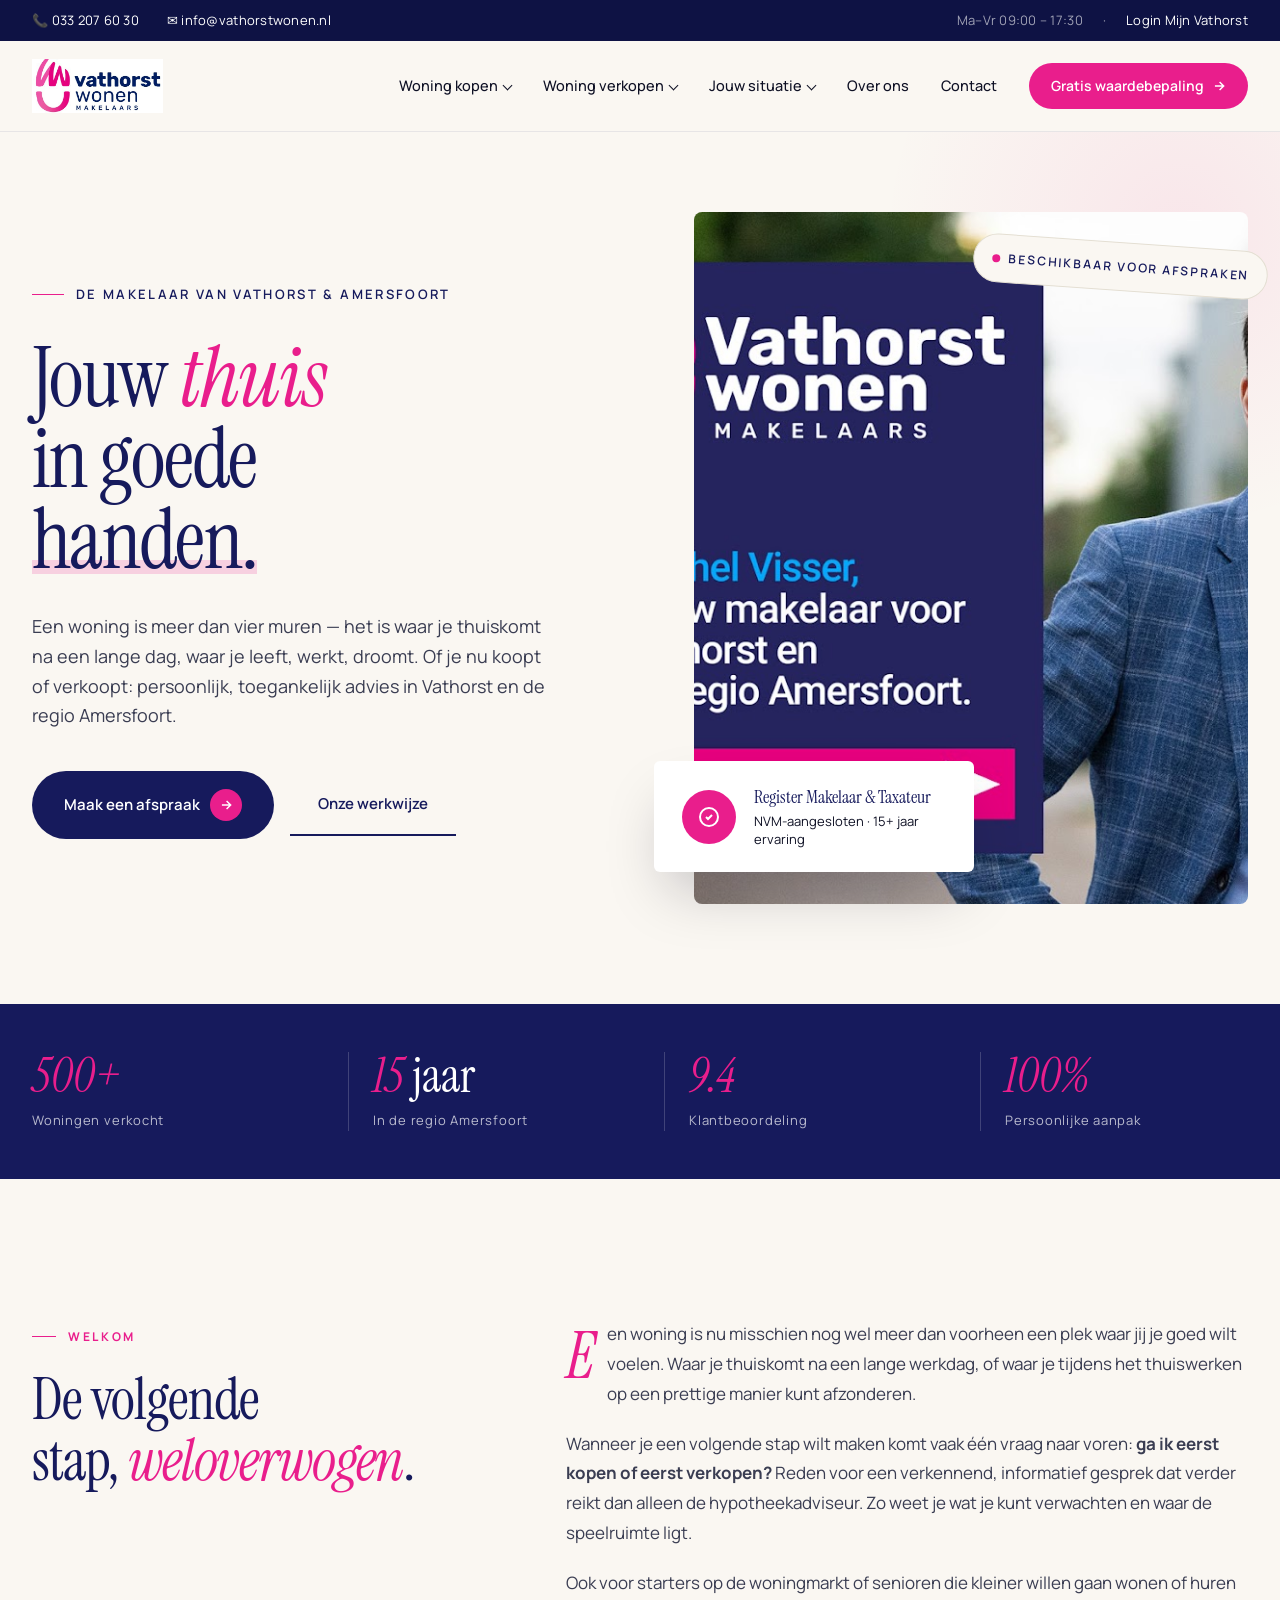
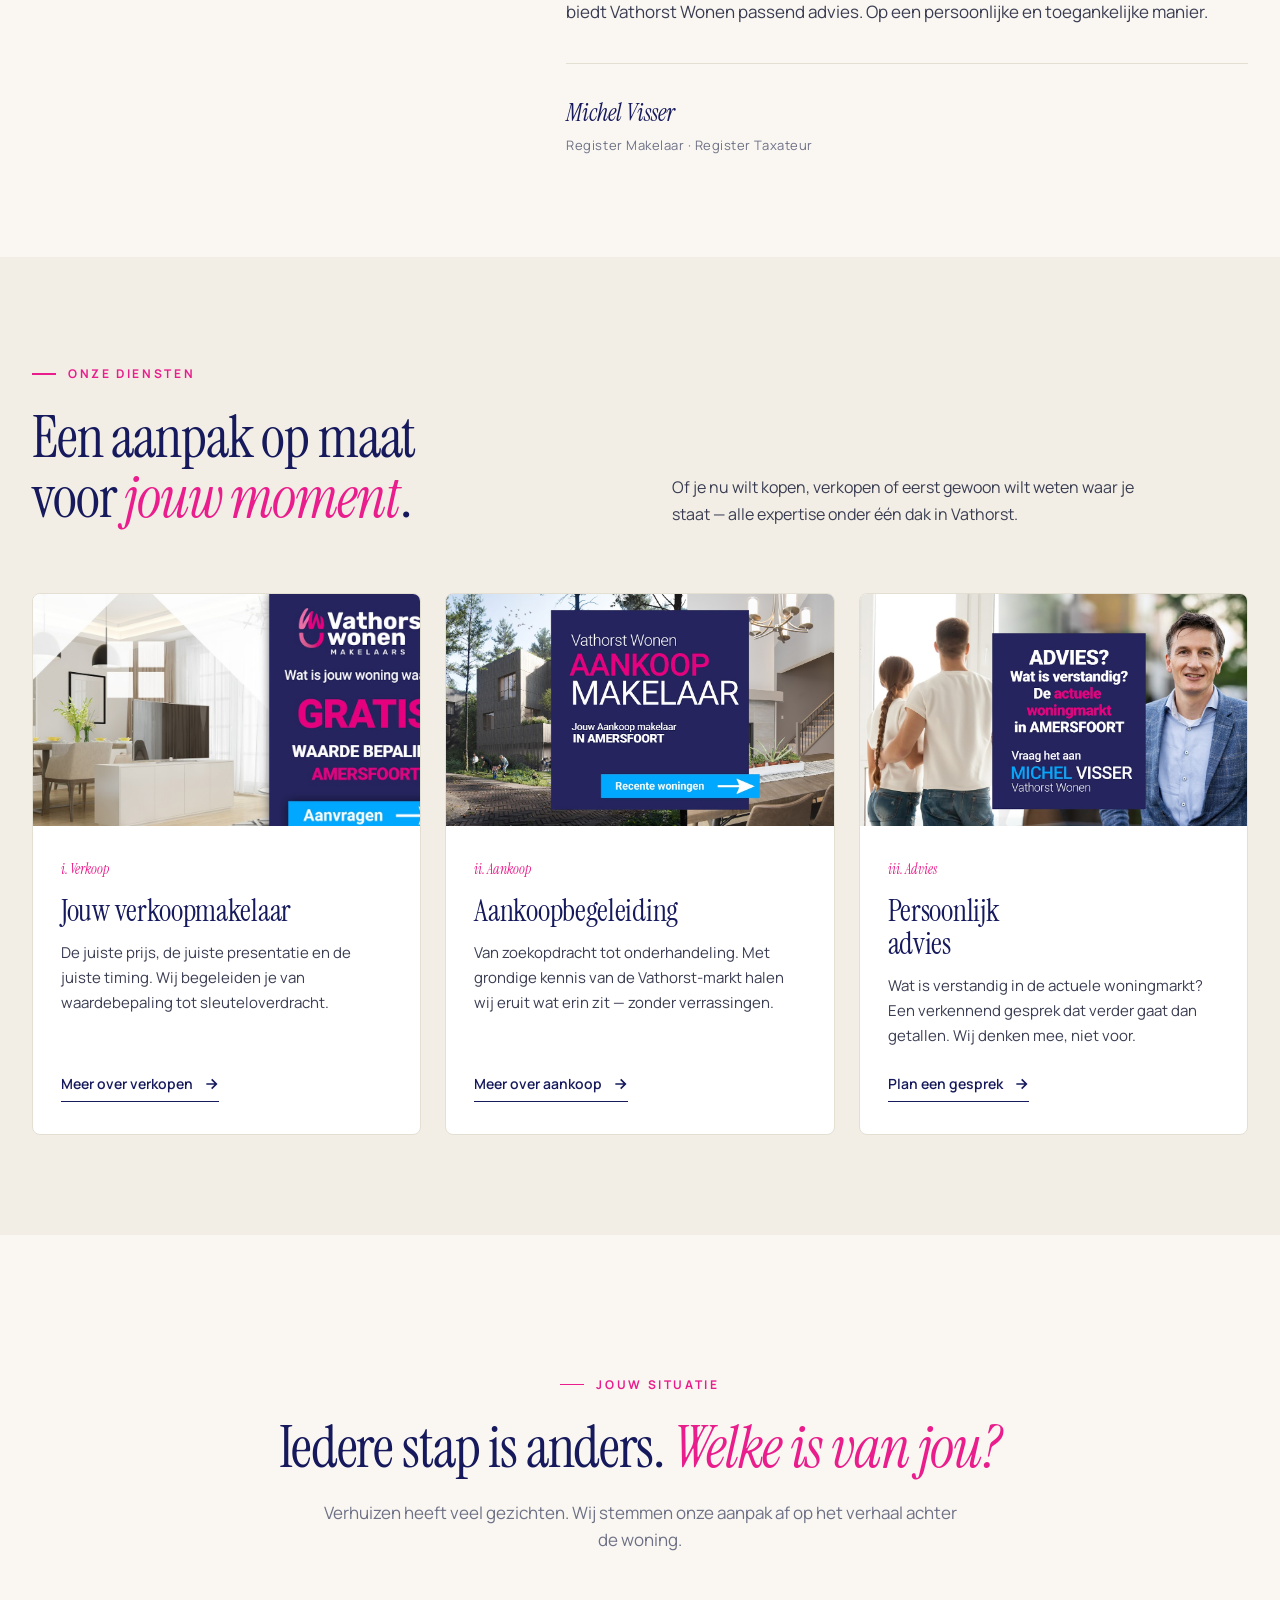
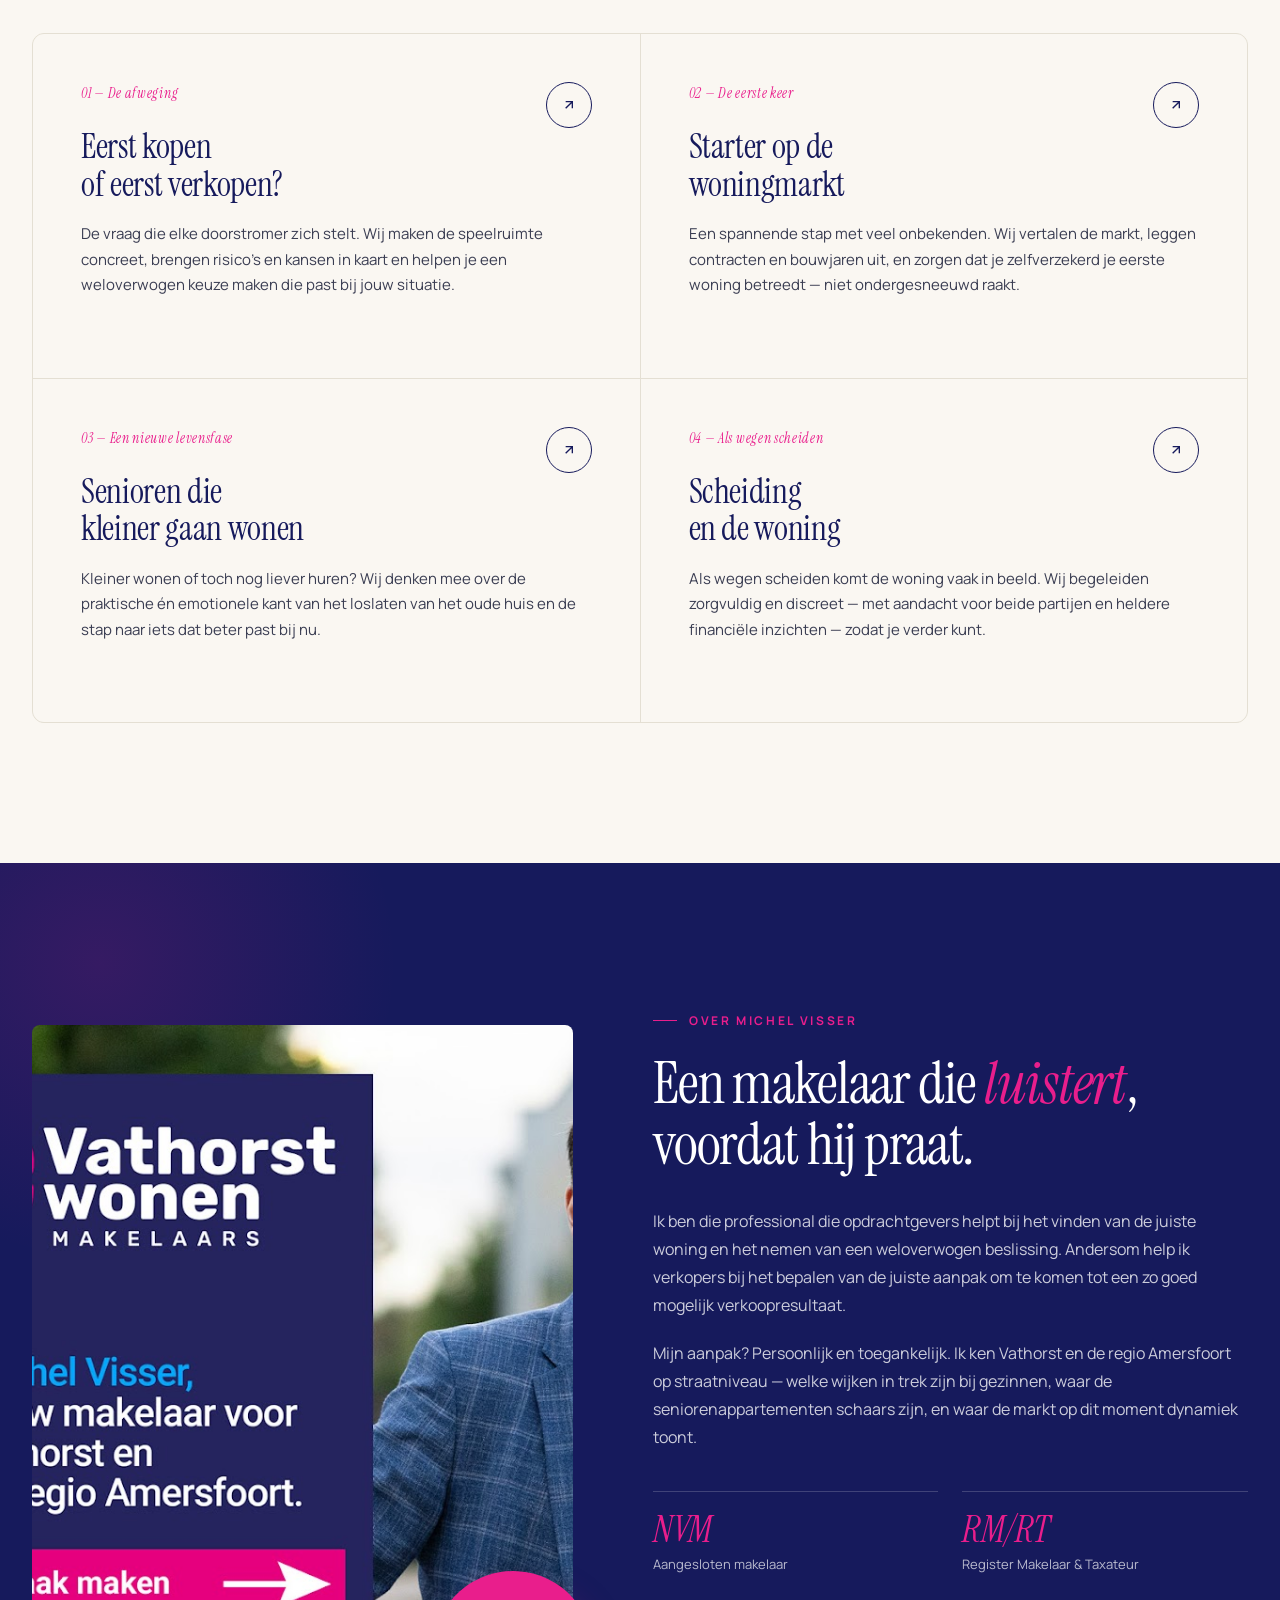
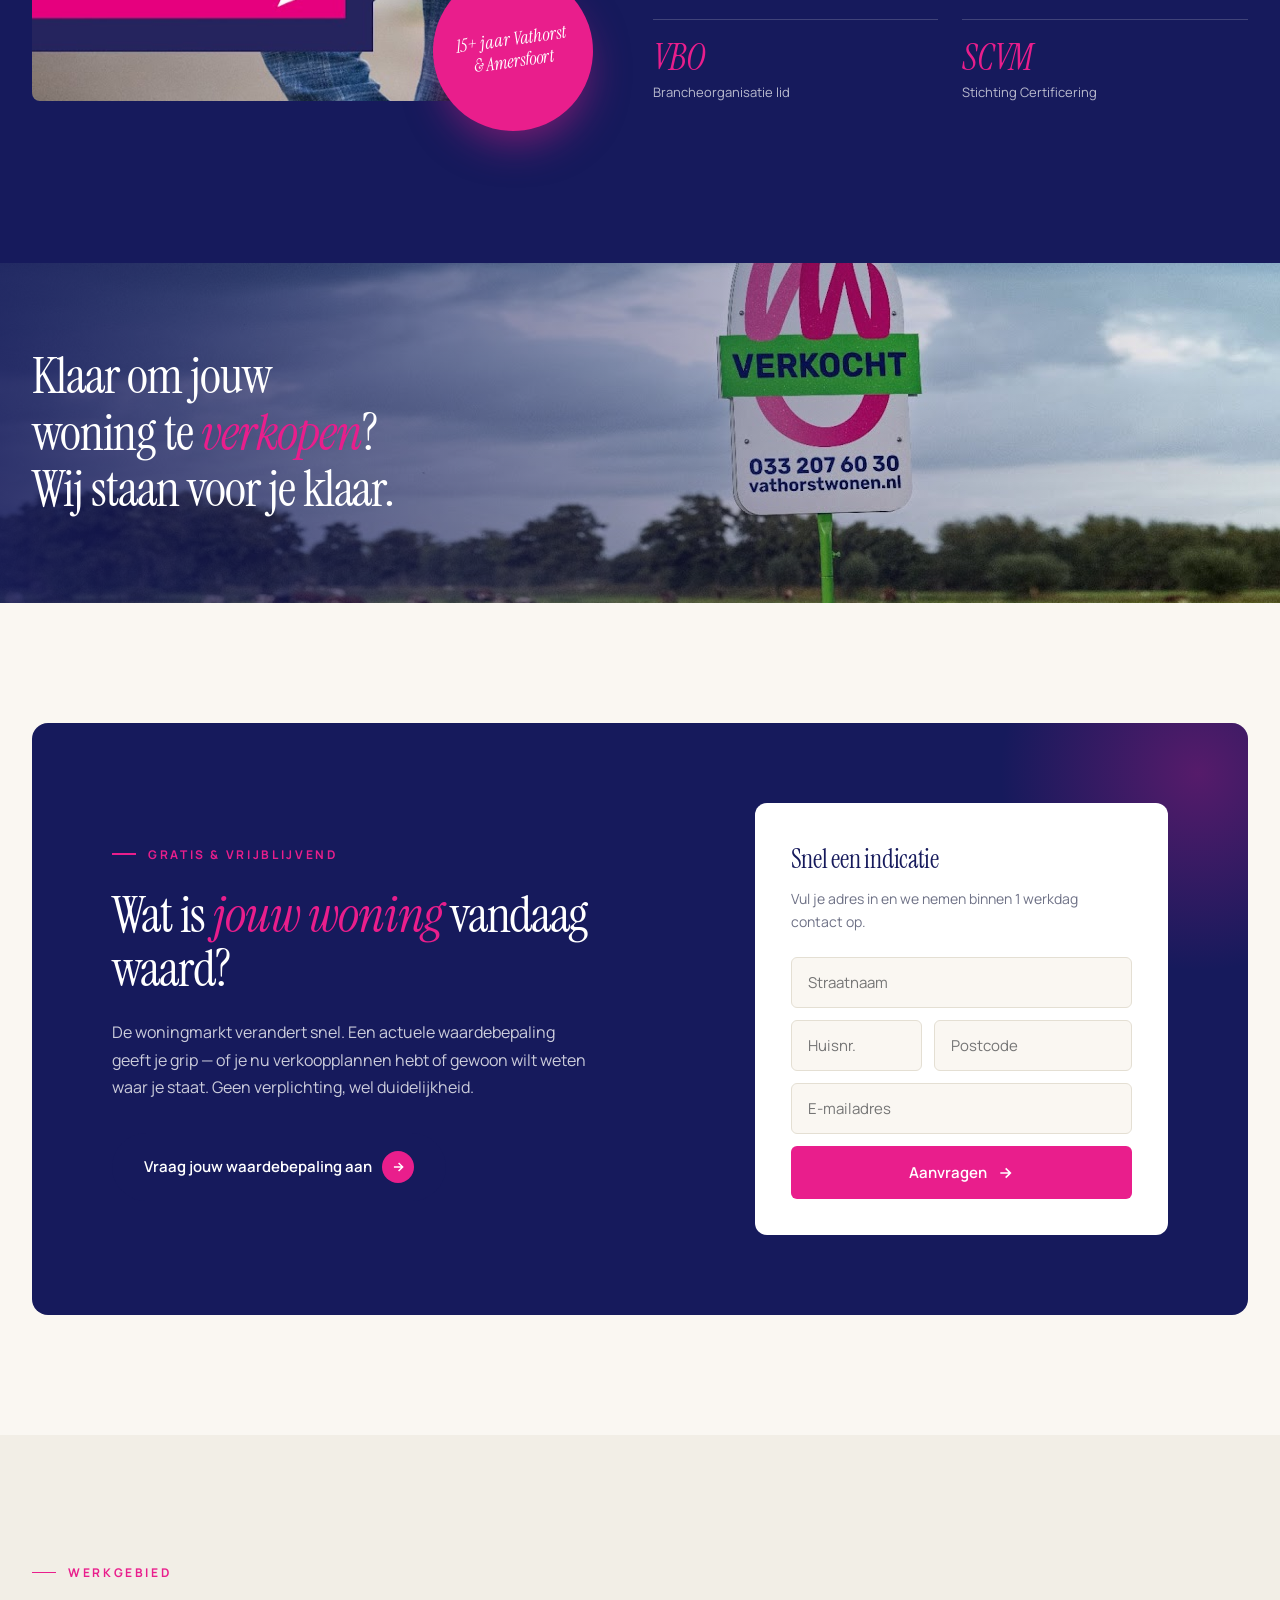
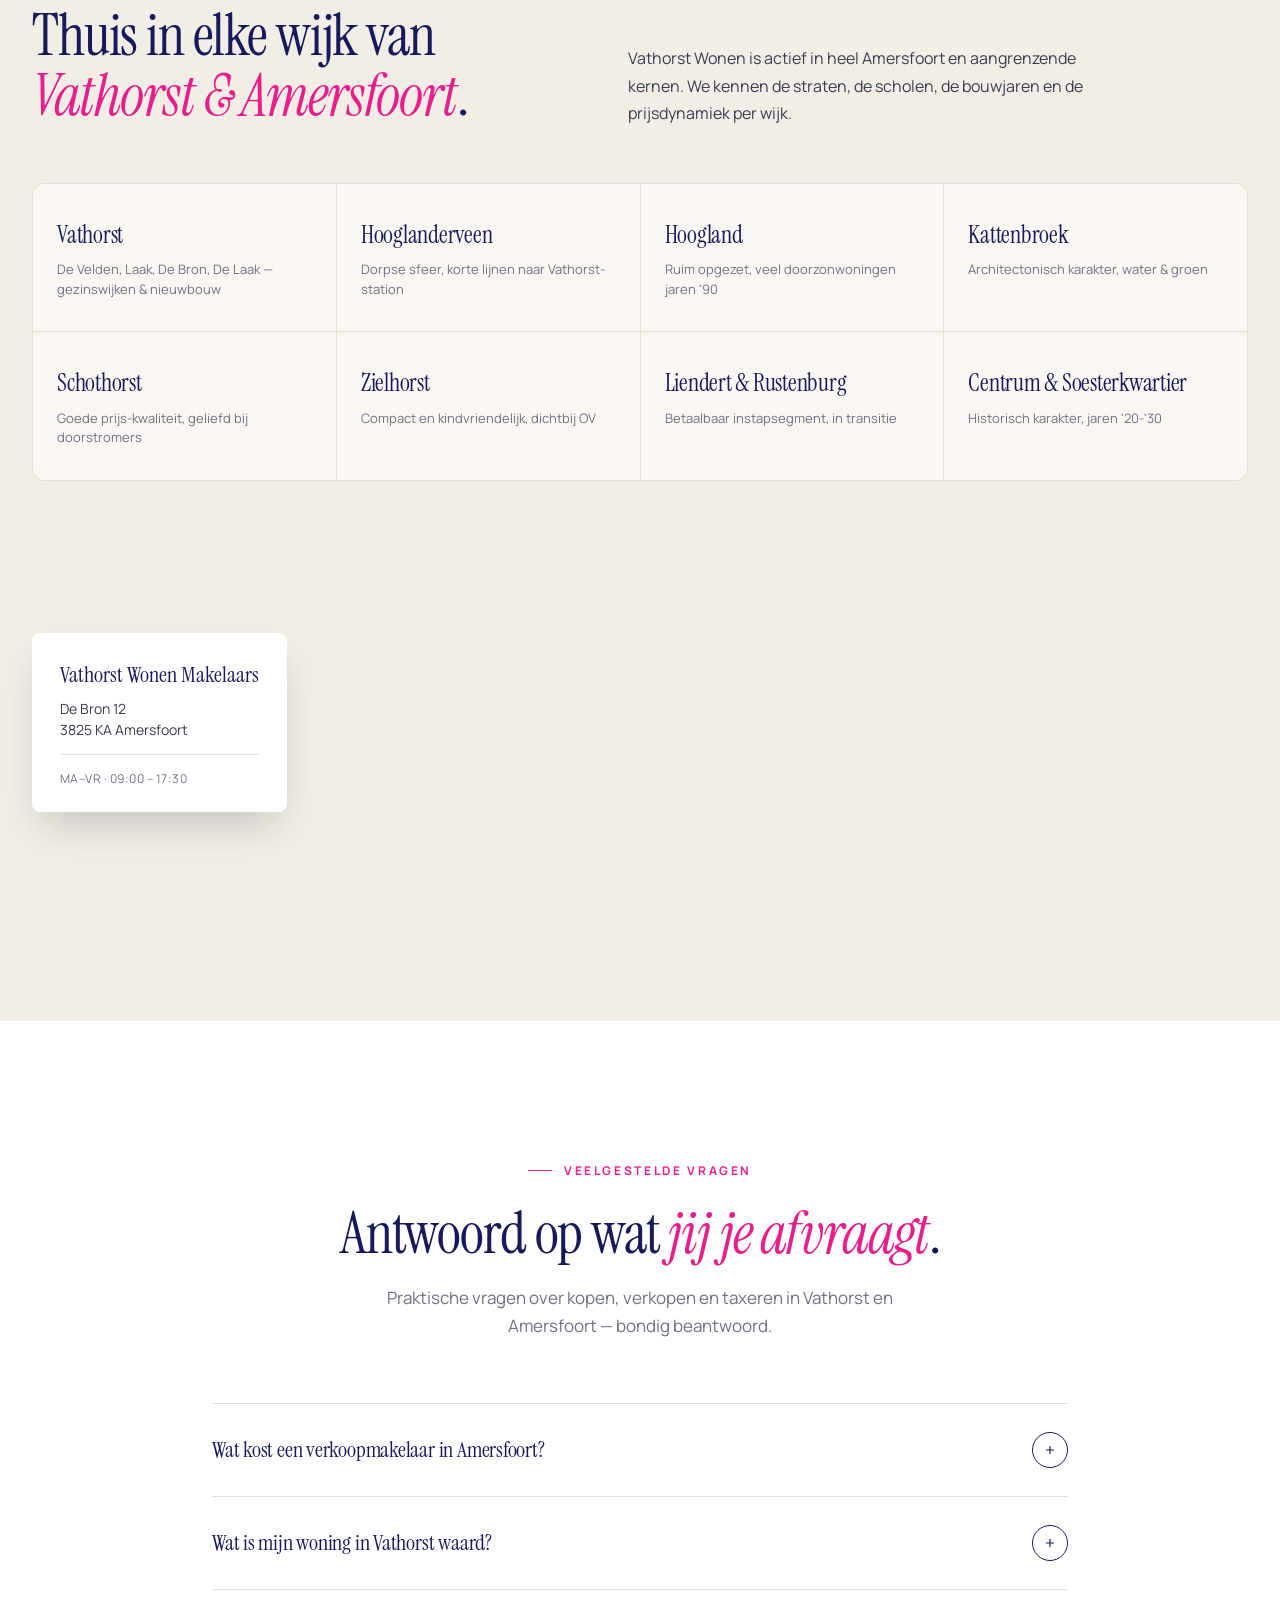
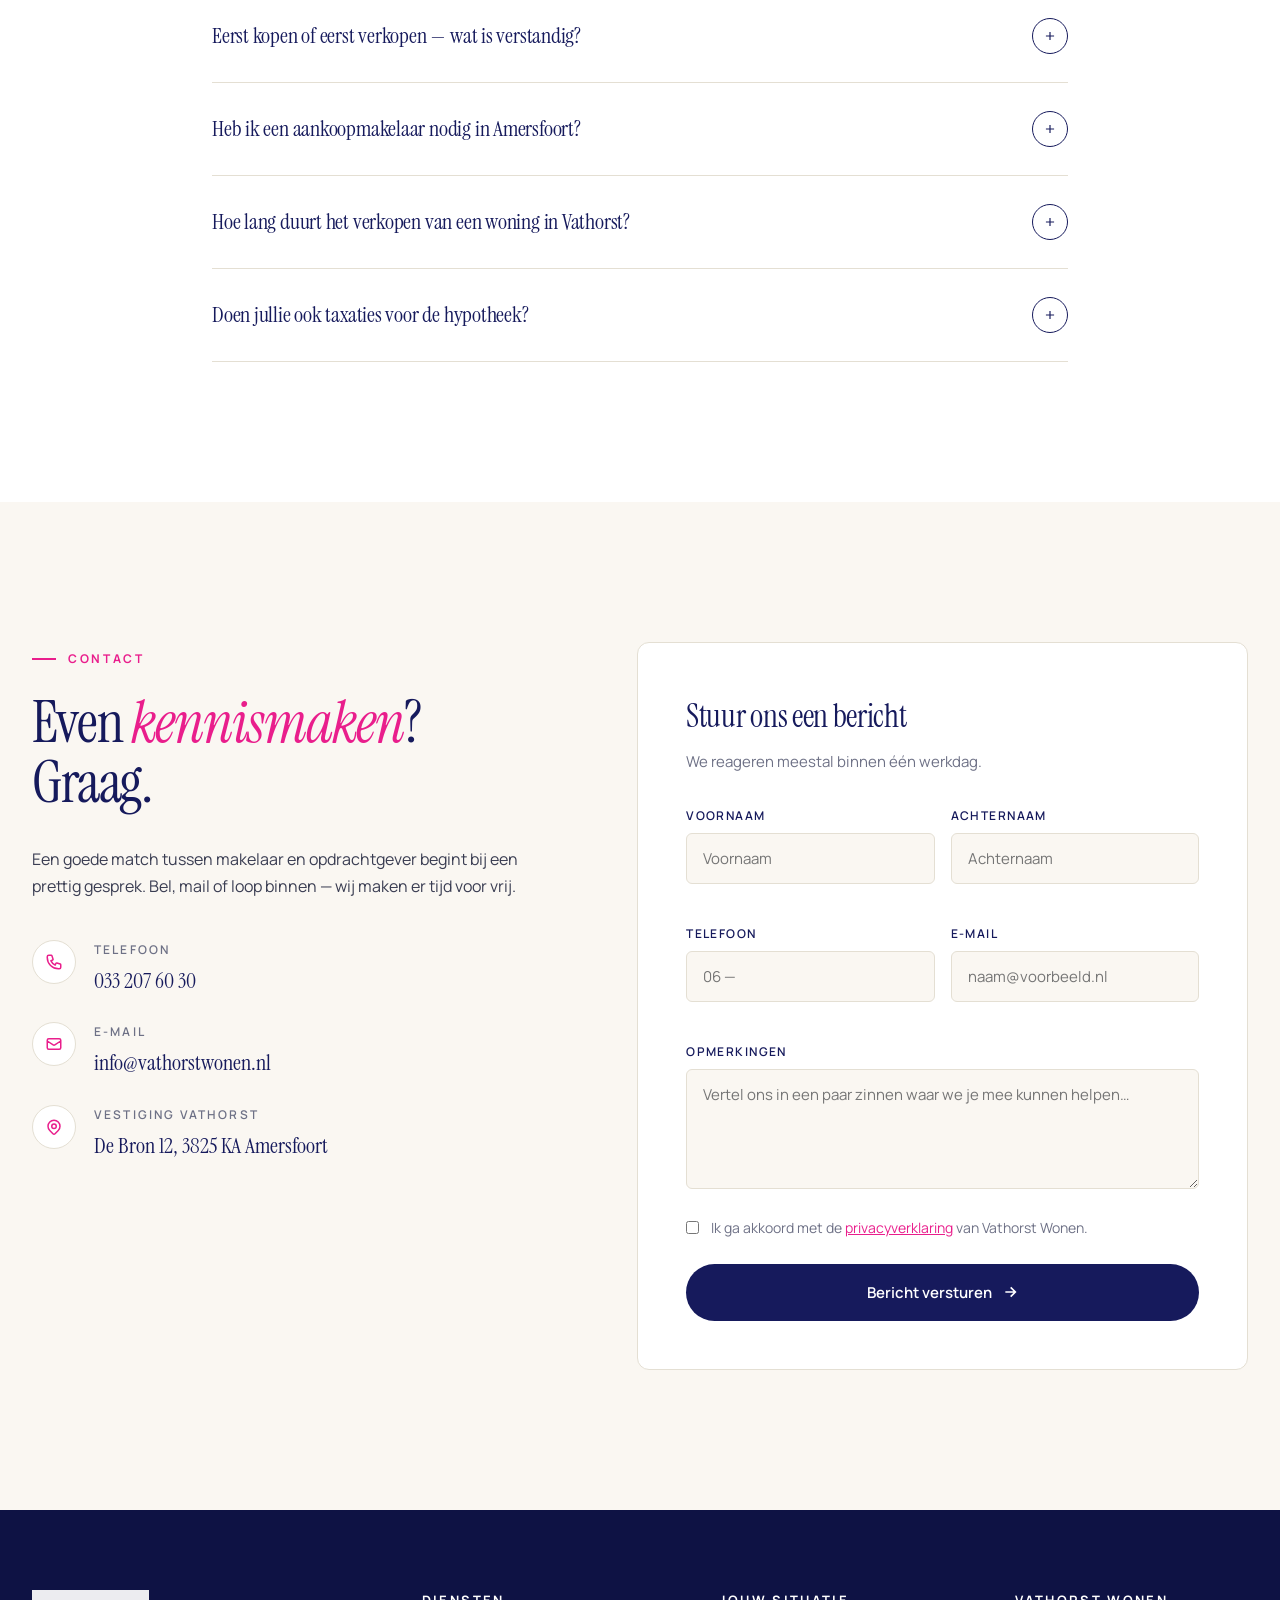
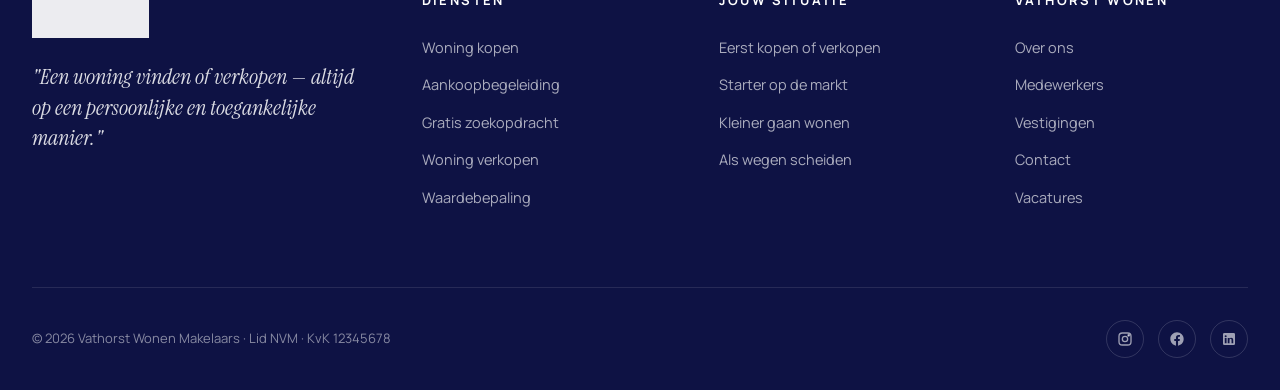
<file: index.html>
<!DOCTYPE html>
<html lang="nl">
<head>
<meta charset="UTF-8">
<meta name="viewport" content="width=device-width, initial-scale=1.0, viewport-fit=cover">
<meta name="theme-color" content="#161A5C">
<meta name="format-detection" content="telephone=yes">

<title>Makelaar Vathorst &amp; Amersfoort | Vathorst Wonen — Michel Visser</title>
<meta name="description" content="Vathorst Wonen Makelaars — Michel Visser (NVM Register Makelaar &amp; Taxateur) helpt je bij het kopen, verkopen of taxeren van je woning in Vathorst, Amersfoort en omgeving. Gratis waardebepaling, persoonlijk advies.">
<meta name="keywords" content="makelaar Vathorst, makelaar Amersfoort, woning verkopen Vathorst, woning kopen Amersfoort, aankoopmakelaar Vathorst, gratis waardebepaling Amersfoort, NVM makelaar Amersfoort, taxateur Vathorst, Hooglanderveen, Hoogland, Kattenbroek, Schothorst">
<meta name="author" content="Michel Visser — Vathorst Wonen Makelaars">
<meta name="robots" content="index, follow, max-image-preview:large, max-snippet:-1">
<link rel="canonical" href="https://www.vathorstwonen.nl/">

<!-- Geographic meta (still consumed by some local crawlers / search verticals) -->
<meta name="geo.region" content="NL-UT">
<meta name="geo.placename" content="Amersfoort, Vathorst">
<meta name="geo.position" content="52.1899;5.4326">
<meta name="ICBM" content="52.1899, 5.4326">

<!-- Open Graph / social -->
<meta property="og:type" content="website">
<meta property="og:locale" content="nl_NL">
<meta property="og:site_name" content="Vathorst Wonen Makelaars">
<meta property="og:url" content="https://www.vathorstwonen.nl/">
<meta property="og:title" content="Makelaar Vathorst &amp; Amersfoort | Vathorst Wonen — Michel Visser">
<meta property="og:description" content="Persoonlijk en toegankelijk advies van NVM Register Makelaar Michel Visser. Kopen, verkopen of taxeren in Vathorst, Amersfoort en regio.">
<meta property="og:image" content="https://www.vathorstwonen.nl/images/michel-portrait.jpg">
<meta property="og:image:width" content="1280">
<meta property="og:image:height" content="720">
<meta property="og:image:alt" content="Michel Visser — Vathorst Wonen Makelaars">

<meta name="twitter:card" content="summary_large_image">
<meta name="twitter:title" content="Makelaar Vathorst &amp; Amersfoort | Vathorst Wonen">
<meta name="twitter:description" content="Persoonlijk advies van NVM Register Makelaar Michel Visser. Kopen, verkopen of taxeren in Vathorst en Amersfoort.">
<meta name="twitter:image" content="https://www.vathorstwonen.nl/images/michel-portrait.jpg">

<!-- Inline SVG favicon — geen extra request -->
<link rel="icon" type="image/svg+xml" href="data:image/svg+xml,%3Csvg xmlns='http://www.w3.org/2000/svg' viewBox='0 0 32 32'%3E%3Crect width='32' height='32' rx='6' fill='%23161A5C'/%3E%3Cpath d='M5 14L11 20L13 14L16 22L19 14L21 20L27 14' stroke='%23E91E8C' stroke-width='3' stroke-linecap='round' stroke-linejoin='round' fill='none'/%3E%3Ccircle cx='16' cy='9' r='3' fill='white'/%3E%3C/svg%3E">
<link rel="apple-touch-icon" href="data:image/svg+xml,%3Csvg xmlns='http://www.w3.org/2000/svg' viewBox='0 0 32 32'%3E%3Crect width='32' height='32' rx='6' fill='%23161A5C'/%3E%3Cpath d='M5 14L11 20L13 14L16 22L19 14L21 20L27 14' stroke='%23E91E8C' stroke-width='3' stroke-linecap='round' stroke-linejoin='round' fill='none'/%3E%3Ccircle cx='16' cy='9' r='3' fill='white'/%3E%3C/svg%3E">

<!-- Preload hero image to improve LCP -->
<link rel="preload" as="image" href="images/michel-portrait.jpg" fetchpriority="high">

<link rel="preconnect" href="https://fonts.googleapis.com">
<link rel="preconnect" href="https://fonts.gstatic.com" crossorigin>
<link href="https://fonts.googleapis.com/css2?family=Instrument+Serif:ital@0;1&family=Manrope:wght@300;400;500;600;700;800&display=swap" rel="stylesheet">

<link rel="stylesheet" href="styles.css">
</head>
<body>

<!-- ====== UTILITY BAR ====== -->
<div class="utility">
  <div class="utility-inner">
    <div class="utility-left">
      <a href="tel:0332076030">📞 033 207 60 30</a>
      <a href="mailto:info@vathorstwonen.nl">✉ info@vathorstwonen.nl</a>
    </div>
    <div class="utility-right">
      <span>Ma–Vr 09:00 – 17:30</span>
      <span>·</span>
      <a href="#">Login Mijn Vathorst</a>
    </div>
  </div>
</div>

<!-- ====== HEADER ====== -->
<header class="header">
  <div class="header-inner">
    <a href="index.html" class="logo" aria-label="Vathorst Wonen Makelaars - home">
      <img src="logo.png" alt="Vathorst Wonen Makelaars" width="200" height="82" class="logo-img">
    </a>

    <nav class="nav" id="mainNav" aria-label="Hoofdnavigatie">
      <a href="woning-kopen.html" class="nav-item has-dropdown">Woning kopen</a>
      <a href="woning-verkopen.html" class="nav-item has-dropdown">Woning verkopen</a>
      <a href="jouw-situatie.html" class="nav-item has-dropdown">Jouw situatie</a>
      <a href="over-ons.html" class="nav-item">Over ons</a>
      <a href="contact.html" class="nav-item">Contact</a>
      <a href="#waardebepaling" class="nav-cta">
        Gratis waardebepaling
        <svg viewBox="0 0 24 24" fill="none" stroke="currentColor" stroke-width="2.5" aria-hidden="true"><path d="M5 12h14M13 5l7 7-7 7"/></svg>
      </a>
    </nav>

    <button class="menu-toggle" aria-label="Menu openen" aria-expanded="false" aria-controls="mainNav">
      <span></span><span></span><span></span>
    </button>
  </div>
</header>

<div class="nav-backdrop" id="navBackdrop"></div>

<!-- ====== HERO ====== -->
<section class="hero">
  <div class="hero-inner">
    <div class="hero-text">
      <div class="hero-eyebrow">De makelaar van Vathorst &amp; Amersfoort</div>
      <h1>
        Jouw <em>thuis</em><br>
        in goede<br>
        <span class="accent">handen.</span>
      </h1>
      <p class="lead">
        Een woning is meer dan vier muren — het is waar je thuiskomt na een lange dag, waar je leeft, werkt, droomt. Of je nu koopt of verkoopt: persoonlijk, toegankelijk advies in Vathorst en de regio Amersfoort.
      </p>
      <div class="hero-actions">
        <a href="#waardebepaling" class="btn-primary">
          Maak een afspraak
          <span class="btn-arrow"><svg viewBox="0 0 24 24" fill="none" stroke="currentColor" stroke-width="2.5"><path d="M5 12h14M13 5l7 7-7 7"/></svg></span>
        </a>
        <a href="#diensten" class="btn-secondary">Onze werkwijze</a>
      </div>
    </div>

    <div class="hero-visual">
      <div class="hero-img">
        <img src="michel-portrait.jpg" alt="Michel Visser, NVM Register Makelaar bij Vathorst Wonen, te zien in een straat in Vathorst, Amersfoort" width="1280" height="720" fetchpriority="high">
      </div>
      <div class="hero-tag">Beschikbaar voor afspraken</div>
      <div class="hero-card">
        <div class="hero-card-mark">
          <svg viewBox="0 0 24 24" fill="none" stroke="currentColor" stroke-width="2"><path d="M9 12l2 2 4-4m6 2a9 9 0 11-18 0 9 9 0 0118 0z"/></svg>
        </div>
        <div class="hero-card-text">
          <strong>Register Makelaar &amp; Taxateur</strong>
          NVM-aangesloten · 15+ jaar ervaring
        </div>
      </div>
    </div>
  </div>
</section>

<!-- ====== TRUST STRIP ====== -->
<section class="trust">
  <div class="trust-inner">
    <div class="trust-item">
      <div class="trust-num"><em>500+</em></div>
      <div class="trust-label">Woningen verkocht</div>
    </div>
    <div class="trust-item">
      <div class="trust-num"><em>15</em> jaar</div>
      <div class="trust-label">In de regio Amersfoort</div>
    </div>
    <div class="trust-item">
      <div class="trust-num"><em>9.4</em></div>
      <div class="trust-label">Klantbeoordeling</div>
    </div>
    <div class="trust-item">
      <div class="trust-num"><em>100%</em></div>
      <div class="trust-label">Persoonlijke aanpak</div>
    </div>
  </div>
</section>

<!-- ====== INTRO ====== -->
<section class="intro">
  <div class="intro-inner">
    <div>
      <div class="section-eyebrow">Welkom</div>
      <h2>De volgende<br>stap, <em>weloverwogen</em>.</h2>
    </div>
    <div class="intro-body">
      <p>Een woning is nu misschien nog wel meer dan voorheen een plek waar jij je goed wilt voelen. Waar je thuiskomt na een lange werkdag, of waar je tijdens het thuiswerken op een prettige manier kunt afzonderen.</p>
      <p>Wanneer je een volgende stap wilt maken komt vaak één vraag naar voren: <strong>ga ik eerst kopen of eerst verkopen?</strong> Reden voor een verkennend, informatief gesprek dat verder reikt dan alleen de hypotheekadviseur. Zo weet je wat je kunt verwachten en waar de speelruimte ligt.</p>
      <p>Ook voor starters op de woningmarkt of senioren die kleiner willen gaan wonen of huren biedt Vathorst Wonen passend advies. Op een persoonlijke en toegankelijke manier.</p>
      <div class="intro-sig">
        <div>
          <div class="sig-name">Michel Visser</div>
          <div class="sig-role">Register Makelaar &middot; Register Taxateur</div>
        </div>
      </div>
    </div>
  </div>
</section>

<!-- ====== SERVICES ====== -->
<section id="diensten" class="services">
  <div class="services-inner">
    <div class="services-head">
      <div>
        <div class="section-eyebrow">Onze diensten</div>
        <h2>Een aanpak op maat<br>voor <em>jouw moment</em>.</h2>
      </div>
      <p class="services-head-text">Of je nu wilt kopen, verkopen of eerst gewoon wilt weten waar je staat — alle expertise onder één dak in Vathorst.</p>
    </div>

    <div class="service-grid">
      <article class="service-card">
        <div class="service-img">
          <img src="banner-waardebepaling.jpg" alt="Banner: gratis waardebepaling van je woning in Amersfoort en Vathorst" width="1280" height="720" loading="lazy">
        </div>
        <div class="service-body">
          <div class="service-num">i. Verkoop</div>
          <h3>Jouw verkoop&shy;makelaar</h3>
          <p>De juiste prijs, de juiste presentatie en de juiste timing. Wij begeleiden je van waardebepaling tot sleutel&shy;overdracht.</p>
          <a href="woning-verkopen.html" class="service-link">
            Meer over verkopen
            <svg width="16" height="16" viewBox="0 0 24 24" fill="none" stroke="currentColor" stroke-width="2.5" aria-hidden="true"><path d="M5 12h14M13 5l7 7-7 7"/></svg>
          </a>
        </div>
      </article>

      <article class="service-card">
        <div class="service-img">
          <img src="banner-aankoop.jpg" alt="Banner: aankoopmakelaar Vathorst Wonen voor het kopen van een woning in Amersfoort" width="1280" height="720" loading="lazy">
        </div>
        <div class="service-body">
          <div class="service-num">ii. Aankoop</div>
          <h3>Aankoop&shy;begeleiding</h3>
          <p>Van zoekopdracht tot onderhandeling. Met grondige kennis van de Vathorst-markt halen wij eruit wat erin zit — zonder verrassingen.</p>
          <a href="aankoopbegeleiding.html" class="service-link">
            Meer over aankoop
            <svg width="16" height="16" viewBox="0 0 24 24" fill="none" stroke="currentColor" stroke-width="2.5" aria-hidden="true"><path d="M5 12h14M13 5l7 7-7 7"/></svg>
          </a>
        </div>
      </article>

      <article class="service-card">
        <div class="service-img">
          <img src="michel-advies.jpg" alt="Banner: persoonlijk advies over de actuele woningmarkt in Amersfoort door Michel Visser" width="1280" height="720" loading="lazy">
        </div>
        <div class="service-body">
          <div class="service-num">iii. Advies</div>
          <h3>Persoonlijk<br>advies</h3>
          <p>Wat is verstandig in de actuele woningmarkt? Een verkennend gesprek dat verder gaat dan getallen. Wij denken mee, niet voor.</p>
          <a href="contact.html" class="service-link">
            Plan een gesprek
            <svg width="16" height="16" viewBox="0 0 24 24" fill="none" stroke="currentColor" stroke-width="2.5" aria-hidden="true"><path d="M5 12h14M13 5l7 7-7 7"/></svg>
          </a>
        </div>
      </article>
    </div>
  </div>
</section>

<!-- ====== JOUW SITUATIE ====== -->
<section class="situatie">
  <div class="situatie-inner">
    <div class="situatie-head">
      <div class="section-eyebrow">Jouw situatie</div>
      <h2>Iedere stap is anders. <em>Welke is van jou?</em></h2>
      <p>Verhuizen heeft veel gezichten. Wij stemmen onze aanpak af op het verhaal achter de woning.</p>
    </div>

    <div class="situatie-grid">
      <article class="situatie-card">
        <div class="situatie-num">01 — De afweging</div>
        <h3>Eerst kopen<br>of eerst verkopen?</h3>
        <p>De vraag die elke doorstromer zich stelt. Wij maken de speelruimte concreet, brengen risico's en kansen in kaart en helpen je een weloverwogen keuze maken die past bij jouw situatie.</p>
        <a class="situatie-arrow" href="eerst-kopen-of-verkopen.html">
          <svg viewBox="0 0 24 24" fill="none" stroke="currentColor" stroke-width="2"><path d="M7 17L17 7M7 7h10v10"/></svg>
        </a>
      </article>

      <article class="situatie-card">
        <div class="situatie-num">02 — De eerste keer</div>
        <h3>Starter op de<br>woningmarkt</h3>
        <p>Een spannende stap met veel onbekenden. Wij vertalen de markt, leggen contracten en bouwjaren uit, en zorgen dat je zelfverzekerd je eerste woning betreedt — niet ondergesneeuwd raakt.</p>
        <a class="situatie-arrow" href="jouw-situatie.html">
          <svg viewBox="0 0 24 24" fill="none" stroke="currentColor" stroke-width="2"><path d="M7 17L17 7M7 7h10v10"/></svg>
        </a>
      </article>

      <article class="situatie-card">
        <div class="situatie-num">03 — Een nieuwe levensfase</div>
        <h3>Senioren die<br>kleiner gaan wonen</h3>
        <p>Kleiner wonen of toch nog liever huren? Wij denken mee over de praktische én emotionele kant van het loslaten van het oude huis en de stap naar iets dat beter past bij nu.</p>
        <a class="situatie-arrow" href="jouw-situatie.html">
          <svg viewBox="0 0 24 24" fill="none" stroke="currentColor" stroke-width="2"><path d="M7 17L17 7M7 7h10v10"/></svg>
        </a>
      </article>

      <article class="situatie-card">
        <div class="situatie-num">04 — Als wegen scheiden</div>
        <h3>Scheiding<br>en de woning</h3>
        <p>Als wegen scheiden komt de woning vaak in beeld. Wij begeleiden zorgvuldig en discreet — met aandacht voor beide partijen en heldere financiële inzichten — zodat je verder kunt.</p>
        <a class="situatie-arrow" href="als-wegen-scheiden.html">
          <svg viewBox="0 0 24 24" fill="none" stroke="currentColor" stroke-width="2"><path d="M7 17L17 7M7 7h10v10"/></svg>
        </a>
      </article>
    </div>
  </div>
</section>

<!-- ====== ABOUT ====== -->
<section class="about">
  <div class="about-inner">
    <div class="about-visual">
      <img src="michel-portrait.jpg" alt="Portret van Michel Visser, NVM Register Makelaar en Register Taxateur in Vathorst, Amersfoort" width="1280" height="720" loading="lazy">
      <div class="about-badge">15+ jaar Vathorst &amp; Amersfoort</div>
    </div>
    <div class="about-text">
      <div class="section-eyebrow">Over Michel Visser</div>
      <h2>Een makelaar die <em>luistert</em>, voordat hij praat.</h2>
      <p>Ik ben die professional die opdrachtgevers helpt bij het vinden van de juiste woning en het nemen van een weloverwogen beslissing. Andersom help ik verkopers bij het bepalen van de juiste aanpak om te komen tot een zo goed mogelijk verkoopresultaat.</p>
      <p>Mijn aanpak? Persoonlijk en toegankelijk. Ik ken Vathorst en de regio Amersfoort op straatniveau — welke wijken in trek zijn bij gezinnen, waar de seniorenappartementen schaars zijn, en waar de markt op dit moment dynamiek toont.</p>

      <div class="about-credentials">
        <div class="cred">
          <div class="cred-num">NVM</div>
          <div class="cred-label">Aangesloten makelaar</div>
        </div>
        <div class="cred">
          <div class="cred-num">RM/RT</div>
          <div class="cred-label">Register Makelaar &amp; Taxateur</div>
        </div>
        <div class="cred">
          <div class="cred-num">VBO</div>
          <div class="cred-label">Brancheorganisatie lid</div>
        </div>
        <div class="cred">
          <div class="cred-num">SCVM</div>
          <div class="cred-label">Stichting Certificering</div>
        </div>
      </div>
    </div>
  </div>
</section>

<!-- ====== VERKOCHT BAND ====== -->
<section class="verkocht-band" aria-label="Verkocht in Amersfoort">
  <img src="verkocht-bord.jpg" alt="Verkocht-bord van Vathorst Wonen in een Amersfoorts weiland" width="1280" height="500" loading="lazy">
  <div class="verkocht-band-content">
    <h3>Klaar om jouw<br>woning te <em>verkopen</em>?<br>Wij staan voor je klaar.</h3>
  </div>
</section>

<!-- ====== WAARDEBEPALING CTA ====== -->
<section id="waardebepaling" class="value-cta">
  <div class="value-cta-inner">
    <div class="value-cta-box">
      <div class="value-cta-text">
        <div class="section-eyebrow">Gratis &amp; vrijblijvend</div>
        <h2>Wat is <em>jouw woning</em> vandaag waard?</h2>
        <p>De woningmarkt verandert snel. Een actuele waardebepaling geeft je grip — of je nu verkoopplannen hebt of gewoon wilt weten waar je staat. Geen verplichting, wel duidelijkheid.</p>
        <a href="#contact" class="btn-primary">
          Vraag jouw waardebepaling aan
          <span class="btn-arrow"><svg viewBox="0 0 24 24" fill="none" stroke="currentColor" stroke-width="2.5"><path d="M5 12h14M13 5l7 7-7 7"/></svg></span>
        </a>
      </div>

      <div class="value-form-card">
        <h3>Snel een indicatie</h3>
        <p class="sub">Vul je adres in en we nemen binnen 1 werkdag contact op.</p>
        <input type="text" class="field" placeholder="Straatnaam">
        <div style="display:grid;grid-template-columns:1fr 1.5fr;gap:12px">
          <input type="text" class="field" placeholder="Huisnr.">
          <input type="text" class="field" placeholder="Postcode">
        </div>
        <input type="email" class="field" placeholder="E-mailadres">
        <button>
          Aanvragen
          <svg width="16" height="16" viewBox="0 0 24 24" fill="none" stroke="currentColor" stroke-width="2.5"><path d="M5 12h14M13 5l7 7-7 7"/></svg>
        </button>
      </div>
    </div>
  </div>
</section>

<!-- ====== REGIO / WIJKEN ====== -->
<section class="regio" id="regio" aria-labelledby="regio-title">
  <div class="regio-inner">
    <div class="regio-head">
      <div>
        <div class="section-eyebrow">Werkgebied</div>
        <h2 id="regio-title">Thuis in elke wijk van <em>Vathorst &amp; Amersfoort</em>.</h2>
      </div>
      <p>Vathorst Wonen is actief in heel Amersfoort en aangrenzende kernen. We kennen de straten, de scholen, de bouwjaren en de prijsdynamiek per wijk.</p>
    </div>

    <div class="wijken-grid">
      <div class="wijk"><span class="wijk-name">Vathorst</span><span class="wijk-detail">De Velden, Laak, De Bron, De Laak — gezinswijken &amp; nieuwbouw</span></div>
      <div class="wijk"><span class="wijk-name">Hooglanderveen</span><span class="wijk-detail">Dorpse sfeer, korte lijnen naar Vathorst-station</span></div>
      <div class="wijk"><span class="wijk-name">Hoogland</span><span class="wijk-detail">Ruim opgezet, veel doorzonwoningen jaren '90</span></div>
      <div class="wijk"><span class="wijk-name">Kattenbroek</span><span class="wijk-detail">Architectonisch karakter, water &amp; groen</span></div>
      <div class="wijk"><span class="wijk-name">Schothorst</span><span class="wijk-detail">Goede prijs-kwaliteit, geliefd bij doorstromers</span></div>
      <div class="wijk"><span class="wijk-name">Zielhorst</span><span class="wijk-detail">Compact en kindvriendelijk, dichtbij OV</span></div>
      <div class="wijk"><span class="wijk-name">Liendert &amp; Rustenburg</span><span class="wijk-detail">Betaalbaar instapsegment, in transitie</span></div>
      <div class="wijk"><span class="wijk-name">Centrum &amp; Soesterkwartier</span><span class="wijk-detail">Historisch karakter, jaren '20-'30</span></div>
    </div>
  </div>
</section>

<!-- ====== KAART ====== -->
<section class="map-section" aria-label="Locatie Vathorst Wonen Makelaars">
  <div class="map-wrap">
    <div class="map-overlay">
      <strong>Vathorst Wonen Makelaars</strong>
      <p>De Bron 12<br>3825 KA Amersfoort</p>
      <div class="map-overlay-meta">MA–VR · 09:00 – 17:30</div>
    </div>
    <iframe
      title="Kaart met locatie van Vathorst Wonen in Amersfoort"
      src="https://maps.google.com/maps?q=Vathorst%20Amersfoort&t=&z=13&ie=UTF8&iwloc=&output=embed"
      loading="lazy"
      referrerpolicy="no-referrer-when-downgrade"></iframe>
  </div>
</section>

<!-- ====== FAQ ====== -->
<section class="faq" id="faq" aria-labelledby="faq-title">
  <div class="faq-inner">
    <div class="faq-head">
      <div class="section-eyebrow">Veelgestelde vragen</div>
      <h2 id="faq-title">Antwoord op wat <em>jij je afvraagt</em>.</h2>
      <p>Praktische vragen over kopen, verkopen en taxeren in Vathorst en Amersfoort — bondig beantwoord.</p>
    </div>

    <div class="faq-list">
      <div class="faq-item">
        <button class="faq-q" aria-expanded="false">
          <span>Wat kost een verkoopmakelaar in Amersfoort?</span>
          <span class="faq-icon" aria-hidden="true"><svg viewBox="0 0 24 24" fill="none" stroke="currentColor" stroke-width="2"><path d="M12 5v14M5 12h14"/></svg></span>
        </button>
        <div class="faq-a">
          <p>De courtage van een verkoopmakelaar in de regio Amersfoort ligt doorgaans tussen 0,9% en 1,5% van de uiteindelijke verkoopprijs (excl. btw). Vathorst Wonen werkt met heldere afspraken en transparante tarieven — je weet vooraf precies wat je betaalt en wat je ervoor krijgt. Een verkennend gesprek en de waardebepaling zijn altijd gratis.</p>
        </div>
      </div>

      <div class="faq-item">
        <button class="faq-q" aria-expanded="false">
          <span>Wat is mijn woning in Vathorst waard?</span>
          <span class="faq-icon" aria-hidden="true"><svg viewBox="0 0 24 24" fill="none" stroke="currentColor" stroke-width="2"><path d="M12 5v14M5 12h14"/></svg></span>
        </button>
        <div class="faq-a">
          <p>De waarde van een woning in Vathorst hangt af van bouwjaar, perceel, energielabel, ligging in de wijk (De Velden, Laak, De Bron) en de actuele markt. Online tools geven een ruwe richting; een persoonlijke waardebepaling door een NVM-makelaar is preciezer omdat we ook recente verkopen in jouw straat en de specifieke kenmerken van jouw woning meewegen. Gratis en zonder verplichting bij Vathorst Wonen.</p>
        </div>
      </div>

      <div class="faq-item">
        <button class="faq-q" aria-expanded="false">
          <span>Eerst kopen of eerst verkopen — wat is verstandig?</span>
          <span class="faq-icon" aria-hidden="true"><svg viewBox="0 0 24 24" fill="none" stroke="currentColor" stroke-width="2"><path d="M12 5v14M5 12h14"/></svg></span>
        </button>
        <div class="faq-a">
          <p>Hét antwoord bestaat niet — het hangt af van je financiële speelruimte, je risicobereidheid en de marktdynamiek op dat moment. Eerst verkopen geeft zekerheid over je budget; eerst kopen voorkomt dat je tussen twee woningen in zit. Vathorst Wonen brengt samen met een hypotheekadviseur in beeld wat in jouw situatie verstandig is, vóórdat je een onomkeerbare stap zet.</p>
        </div>
      </div>

      <div class="faq-item">
        <button class="faq-q" aria-expanded="false">
          <span>Heb ik een aankoopmakelaar nodig in Amersfoort?</span>
          <span class="faq-icon" aria-hidden="true"><svg viewBox="0 0 24 24" fill="none" stroke="currentColor" stroke-width="2"><path d="M12 5v14M5 12h14"/></svg></span>
        </button>
        <div class="faq-a">
          <p>In een markt waarin huizen in Vathorst en Amersfoort vaak boven de vraagprijs gaan en veel bezichtigingen elkaar opvolgen, voorkomt een aankoopmakelaar dat je te veel betaalt of essentiële zaken (bouwkundige staat, erfdienstbaarheden, VvE) over het hoofd ziet. Wij werken met een Gratis Zoekopdracht waarmee je woningen vóór publicatie ziet.</p>
        </div>
      </div>

      <div class="faq-item">
        <button class="faq-q" aria-expanded="false">
          <span>Hoe lang duurt het verkopen van een woning in Vathorst?</span>
          <span class="faq-icon" aria-hidden="true"><svg viewBox="0 0 24 24" fill="none" stroke="currentColor" stroke-width="2"><path d="M12 5v14M5 12h14"/></svg></span>
        </button>
        <div class="faq-a">
          <p>De gemiddelde verkooptijd in Vathorst en Amersfoort schommelt momenteel tussen de 3 en 6 weken vanaf publicatie tot voorlopig koopcontract, afhankelijk van prijs, segment en presentatie. Goed voorbereide woningen — met sterke fotografie, juiste prijspositionering en een doordachte campagne — gaan vaak binnen 2 weken onder bod.</p>
        </div>
      </div>

      <div class="faq-item">
        <button class="faq-q" aria-expanded="false">
          <span>Doen jullie ook taxaties voor de hypotheek?</span>
          <span class="faq-icon" aria-hidden="true"><svg viewBox="0 0 24 24" fill="none" stroke="currentColor" stroke-width="2"><path d="M12 5v14M5 12h14"/></svg></span>
        </button>
        <div class="faq-a">
          <p>Ja. Michel Visser is Register Taxateur (RT) en levert NWWI-gevalideerde taxatierapporten die geaccepteerd worden door alle Nederlandse hypotheekverstrekkers. Handig bij aankoop, herfinanciering of verbouwing in Amersfoort en omgeving.</p>
        </div>
      </div>
    </div>
  </div>
</section>
<section id="contact" class="contact">
  <div class="contact-inner">
    <div class="contact-info">
      <div class="section-eyebrow">Contact</div>
      <h2>Even <em>kennis&shy;maken</em>?<br>Graag.</h2>
      <p>Een goede match tussen makelaar en opdrachtgever begint bij een prettig gesprek. Bel, mail of loop binnen — wij maken er tijd voor vrij.</p>

      <div class="contact-list">
        <div class="contact-item">
          <div class="contact-icon">
            <svg viewBox="0 0 24 24" fill="none" stroke="currentColor" stroke-width="2"><path d="M3 5a2 2 0 012-2h3.28a1 1 0 01.948.684l1.498 4.493a1 1 0 01-.502 1.21l-2.257 1.13a11.042 11.042 0 005.516 5.516l1.13-2.257a1 1 0 011.21-.502l4.493 1.498a1 1 0 01.684.949V19a2 2 0 01-2 2h-1C9.716 21 3 14.284 3 6V5z"/></svg>
          </div>
          <div>
            <div class="contact-item-label">Telefoon</div>
            <div class="contact-item-value">033 207 60 30</div>
          </div>
        </div>
        <div class="contact-item">
          <div class="contact-icon">
            <svg viewBox="0 0 24 24" fill="none" stroke="currentColor" stroke-width="2"><path d="M3 8l7.89 5.26a2 2 0 002.22 0L21 8M5 19h14a2 2 0 002-2V7a2 2 0 00-2-2H5a2 2 0 00-2 2v10a2 2 0 002 2z"/></svg>
          </div>
          <div>
            <div class="contact-item-label">E-mail</div>
            <div class="contact-item-value">info@vathorstwonen.nl</div>
          </div>
        </div>
        <div class="contact-item">
          <div class="contact-icon">
            <svg viewBox="0 0 24 24" fill="none" stroke="currentColor" stroke-width="2"><path d="M17.657 16.657L13.414 20.9a2 2 0 01-2.828 0l-4.243-4.243a8 8 0 1111.314 0zM15 11a3 3 0 11-6 0 3 3 0 016 0z"/></svg>
          </div>
          <div>
            <div class="contact-item-label">Vestiging Vathorst</div>
            <div class="contact-item-value">De Bron 12, 3825 KA Amersfoort</div>
          </div>
        </div>
      </div>
    </div>

    <form class="contact-form" onsubmit="event.preventDefault();alert('Bedankt! We nemen snel contact met je op.');">
      <h3>Stuur ons een bericht</h3>
      <p class="sub">We reageren meestal binnen één werkdag.</p>

      <div class="form-row">
        <div class="form-group">
          <label for="voornaam">Voornaam</label>
          <input type="text" id="voornaam" class="field" placeholder="Voornaam" required>
        </div>
        <div class="form-group">
          <label for="achternaam">Achternaam</label>
          <input type="text" id="achternaam" class="field" placeholder="Achternaam" required>
        </div>
      </div>

      <div class="form-row">
        <div class="form-group">
          <label for="telefoon">Telefoon</label>
          <input type="tel" id="telefoon" class="field" placeholder="06 — ">
        </div>
        <div class="form-group">
          <label for="email">E-mail</label>
          <input type="email" id="email" class="field" placeholder="naam@voorbeeld.nl" required>
        </div>
      </div>

      <div class="form-group">
        <label for="opmerkingen">Opmerkingen</label>
        <textarea id="opmerkingen" class="field" placeholder="Vertel ons in een paar zinnen waar we je mee kunnen helpen…"></textarea>
      </div>

      <label class="form-check">
        <input type="checkbox" required>
        <span>Ik ga akkoord met de <a href="#">privacyverklaring</a> van Vathorst Wonen.</span>
      </label>

      <button type="submit">
        Bericht versturen
        <svg width="16" height="16" viewBox="0 0 24 24" fill="none" stroke="currentColor" stroke-width="2.5"><path d="M5 12h14M13 5l7 7-7 7"/></svg>
      </button>
    </form>
  </div>
</section>

<!-- ====== FOOTER ====== -->
<footer class="footer">
  <div class="footer-inner">
    <div class="footer-grid">
      <div>
        <div class="footer-logo">
          <img src="logo.png" alt="Vathorst Wonen Makelaars" width="200" height="82" class="logo-img logo-img--inverted">
        </div>
        <p class="footer-tagline">"Een woning vinden of verkopen — altijd op een persoonlijke en toegankelijke manier."</p>
      </div>

      <div>
        <h4>Diensten</h4>
        <ul>
          <li><a href="#">Woning kopen</a></li>
          <li><a href="#">Aankoopbegeleiding</a></li>
          <li><a href="#">Gratis zoekopdracht</a></li>
          <li><a href="#">Woning verkopen</a></li>
          <li><a href="#">Waardebepaling</a></li>
        </ul>
      </div>

      <div>
        <h4>Jouw situatie</h4>
        <ul>
          <li><a href="#">Eerst kopen of verkopen</a></li>
          <li><a href="#">Starter op de markt</a></li>
          <li><a href="#">Kleiner gaan wonen</a></li>
          <li><a href="#">Als wegen scheiden</a></li>
        </ul>
      </div>

      <div>
        <h4>Vathorst Wonen</h4>
        <ul>
          <li><a href="#">Over ons</a></li>
          <li><a href="#">Medewerkers</a></li>
          <li><a href="#">Vestigingen</a></li>
          <li><a href="#contact">Contact</a></li>
          <li><a href="#">Vacatures</a></li>
        </ul>
      </div>
    </div>

    <div class="footer-bottom">
      <div>
        © 2026 Vathorst Wonen Makelaars · Lid NVM · KvK 12345678
      </div>
      <div class="footer-socials">
        <a href="#" aria-label="Instagram"><svg viewBox="0 0 24 24" fill="none" stroke="currentColor" stroke-width="2"><rect x="3" y="3" width="18" height="18" rx="5"/><circle cx="12" cy="12" r="4"/><circle cx="17.5" cy="6.5" r="1" fill="currentColor"/></svg></a>
        <a href="#" aria-label="Facebook"><svg viewBox="0 0 24 24" fill="currentColor"><path d="M22 12.07C22 6.51 17.52 2 12 2S2 6.51 2 12.07c0 5 3.66 9.13 8.44 9.88v-6.99H7.9v-2.89h2.54V9.85c0-2.51 1.49-3.9 3.77-3.9 1.09 0 2.24.2 2.24.2v2.46h-1.26c-1.24 0-1.63.77-1.63 1.56v1.88h2.78l-.45 2.89h-2.33V22c4.78-.75 8.44-4.88 8.44-9.93z"/></svg></a>
        <a href="#" aria-label="LinkedIn"><svg viewBox="0 0 24 24" fill="currentColor"><path d="M19 3a2 2 0 012 2v14a2 2 0 01-2 2H5a2 2 0 01-2-2V5a2 2 0 012-2h14zM8.34 18.34V10.5H5.67v7.84h2.67zM7 9.34a1.55 1.55 0 100-3.1 1.55 1.55 0 000 3.1zm11.34 9V13.9c0-2.48-1.34-3.62-3.13-3.62a2.7 2.7 0 00-2.45 1.36V10.5h-2.67v7.84h2.67v-4.34c0-1.15.21-2.26 1.64-2.26 1.4 0 1.42 1.31 1.42 2.33v4.27h2.52z"/></svg></a>
      </div>
    </div>
  </div>
</footer>

<!-- ====== JSON-LD STRUCTURED DATA ====== -->
<!-- RealEstateAgent / LocalBusiness — voedt Google Knowledge Panel en AI-zoekmachines -->
<script type="application/ld+json">
{
  "@context": "https://schema.org",
  "@type": "RealEstateAgent",
  "@id": "https://www.vathorstwonen.nl/#organization",
  "name": "Vathorst Wonen Makelaars",
  "alternateName": "Vathorst Wonen",
  "description": "NVM-makelaardij in Vathorst en Amersfoort. Persoonlijk advies bij het kopen, verkopen en taxeren van woningen door Register Makelaar en Taxateur Michel Visser.",
  "url": "https://www.vathorstwonen.nl/",
  "logo": "https://www.vathorstwonen.nl/images/logo.png",
  "image": "https://www.vathorstwonen.nl/images/michel-portrait.jpg",
  "telephone": "+31332076030",
  "email": "info@vathorstwonen.nl",
  "priceRange": "€€",
  "address": {
    "@type": "PostalAddress",
    "streetAddress": "De Bron 12",
    "postalCode": "3825 KA",
    "addressLocality": "Amersfoort",
    "addressRegion": "Utrecht",
    "addressCountry": "NL"
  },
  "geo": {
    "@type": "GeoCoordinates",
    "latitude": 52.1899,
    "longitude": 5.4326
  },
  "openingHoursSpecification": [
    {
      "@type": "OpeningHoursSpecification",
      "dayOfWeek": ["Monday","Tuesday","Wednesday","Thursday","Friday"],
      "opens": "09:00",
      "closes": "17:30"
    }
  ],
  "areaServed": [
    {"@type":"City","name":"Amersfoort"},
    {"@type":"Place","name":"Vathorst"},
    {"@type":"Place","name":"Hooglanderveen"},
    {"@type":"Place","name":"Hoogland"},
    {"@type":"Place","name":"Kattenbroek"},
    {"@type":"Place","name":"Schothorst"},
    {"@type":"Place","name":"Zielhorst"}
  ],
  "knowsAbout": [
    "Woning verkopen Amersfoort",
    "Woning kopen Vathorst",
    "Aankoopbegeleiding",
    "Waardebepaling",
    "NWWI Taxatie",
    "Aankoopmakelaar",
    "Verkoopmakelaar"
  ],
  "memberOf": [
    {"@type":"Organization","name":"NVM"},
    {"@type":"Organization","name":"VBO"},
    {"@type":"Organization","name":"SCVM"}
  ],
  "founder": {
    "@type": "Person",
    "@id": "https://www.vathorstwonen.nl/#michel-visser",
    "name": "Michel Visser",
    "jobTitle": "Register Makelaar & Register Taxateur",
    "worksFor": {"@id": "https://www.vathorstwonen.nl/#organization"},
    "image": "https://www.vathorstwonen.nl/images/michel-portrait.jpg"
  },
  "aggregateRating": {
    "@type": "AggregateRating",
    "ratingValue": "9.4",
    "bestRating": "10",
    "ratingCount": "127"
  },
  "sameAs": [
    "https://www.facebook.com/vathorstwonen",
    "https://www.instagram.com/vathorstwonen",
    "https://www.linkedin.com/company/vathorstwonen",
    "https://www.funda.nl/makelaars/amersfoort/vathorst-wonen/"
  ]
}
</script>

<!-- WebSite + SearchAction -->
<script type="application/ld+json">
{
  "@context": "https://schema.org",
  "@type": "WebSite",
  "@id": "https://www.vathorstwonen.nl/#website",
  "url": "https://www.vathorstwonen.nl/",
  "name": "Vathorst Wonen Makelaars",
  "inLanguage": "nl-NL",
  "publisher": {"@id":"https://www.vathorstwonen.nl/#organization"}
}
</script>

<!-- BreadcrumbList -->
<script type="application/ld+json">
{
  "@context": "https://schema.org",
  "@type": "BreadcrumbList",
  "itemListElement": [
    {"@type":"ListItem","position":1,"name":"Home","item":"https://www.vathorstwonen.nl/"}
  ]
}
</script>

<!-- FAQPage — sterke booster voor zowel klassieke SEO als AI-citaties -->
<script type="application/ld+json">
{
  "@context": "https://schema.org",
  "@type": "FAQPage",
  "mainEntity": [
    {
      "@type": "Question",
      "name": "Wat kost een verkoopmakelaar in Amersfoort?",
      "acceptedAnswer": {
        "@type": "Answer",
        "text": "De courtage van een verkoopmakelaar in de regio Amersfoort ligt doorgaans tussen 0,9% en 1,5% van de uiteindelijke verkoopprijs (excl. btw). Vathorst Wonen werkt met heldere afspraken en transparante tarieven. Een verkennend gesprek en de waardebepaling zijn altijd gratis."
      }
    },
    {
      "@type": "Question",
      "name": "Wat is mijn woning in Vathorst waard?",
      "acceptedAnswer": {
        "@type": "Answer",
        "text": "De waarde van een woning in Vathorst hangt af van bouwjaar, perceel, energielabel, ligging in de wijk en de actuele markt. Een persoonlijke waardebepaling door een NVM-makelaar is preciezer dan online tools omdat ook recente verkopen in jouw straat worden meegewogen. Gratis en zonder verplichting bij Vathorst Wonen."
      }
    },
    {
      "@type": "Question",
      "name": "Eerst kopen of eerst verkopen — wat is verstandig?",
      "acceptedAnswer": {
        "@type": "Answer",
        "text": "Het antwoord hangt af van je financiële speelruimte, risicobereidheid en de marktdynamiek. Eerst verkopen geeft zekerheid over je budget; eerst kopen voorkomt dat je tussen twee woningen in zit. Vathorst Wonen brengt samen met een hypotheekadviseur in beeld wat in jouw situatie verstandig is."
      }
    },
    {
      "@type": "Question",
      "name": "Heb ik een aankoopmakelaar nodig in Amersfoort?",
      "acceptedAnswer": {
        "@type": "Answer",
        "text": "In een markt waar huizen in Vathorst en Amersfoort vaak boven de vraagprijs gaan, voorkomt een aankoopmakelaar dat je te veel betaalt of essentiële zaken over het hoofd ziet. Vathorst Wonen biedt een Gratis Zoekopdracht waarmee je woningen vóór publicatie ziet."
      }
    },
    {
      "@type": "Question",
      "name": "Hoe lang duurt het verkopen van een woning in Vathorst?",
      "acceptedAnswer": {
        "@type": "Answer",
        "text": "De gemiddelde verkooptijd in Vathorst en Amersfoort ligt momenteel tussen 3 en 6 weken vanaf publicatie tot voorlopig koopcontract. Goed voorbereide woningen gaan vaak binnen 2 weken onder bod."
      }
    },
    {
      "@type": "Question",
      "name": "Doen jullie ook taxaties voor de hypotheek?",
      "acceptedAnswer": {
        "@type": "Answer",
        "text": "Ja. Michel Visser is Register Taxateur (RT) en levert NWWI-gevalideerde taxatierapporten die geaccepteerd worden door alle Nederlandse hypotheekverstrekkers."
      }
    }
  ]
}
</script>

<script src="script.js" defer></script>
</body>
</html>
</file>
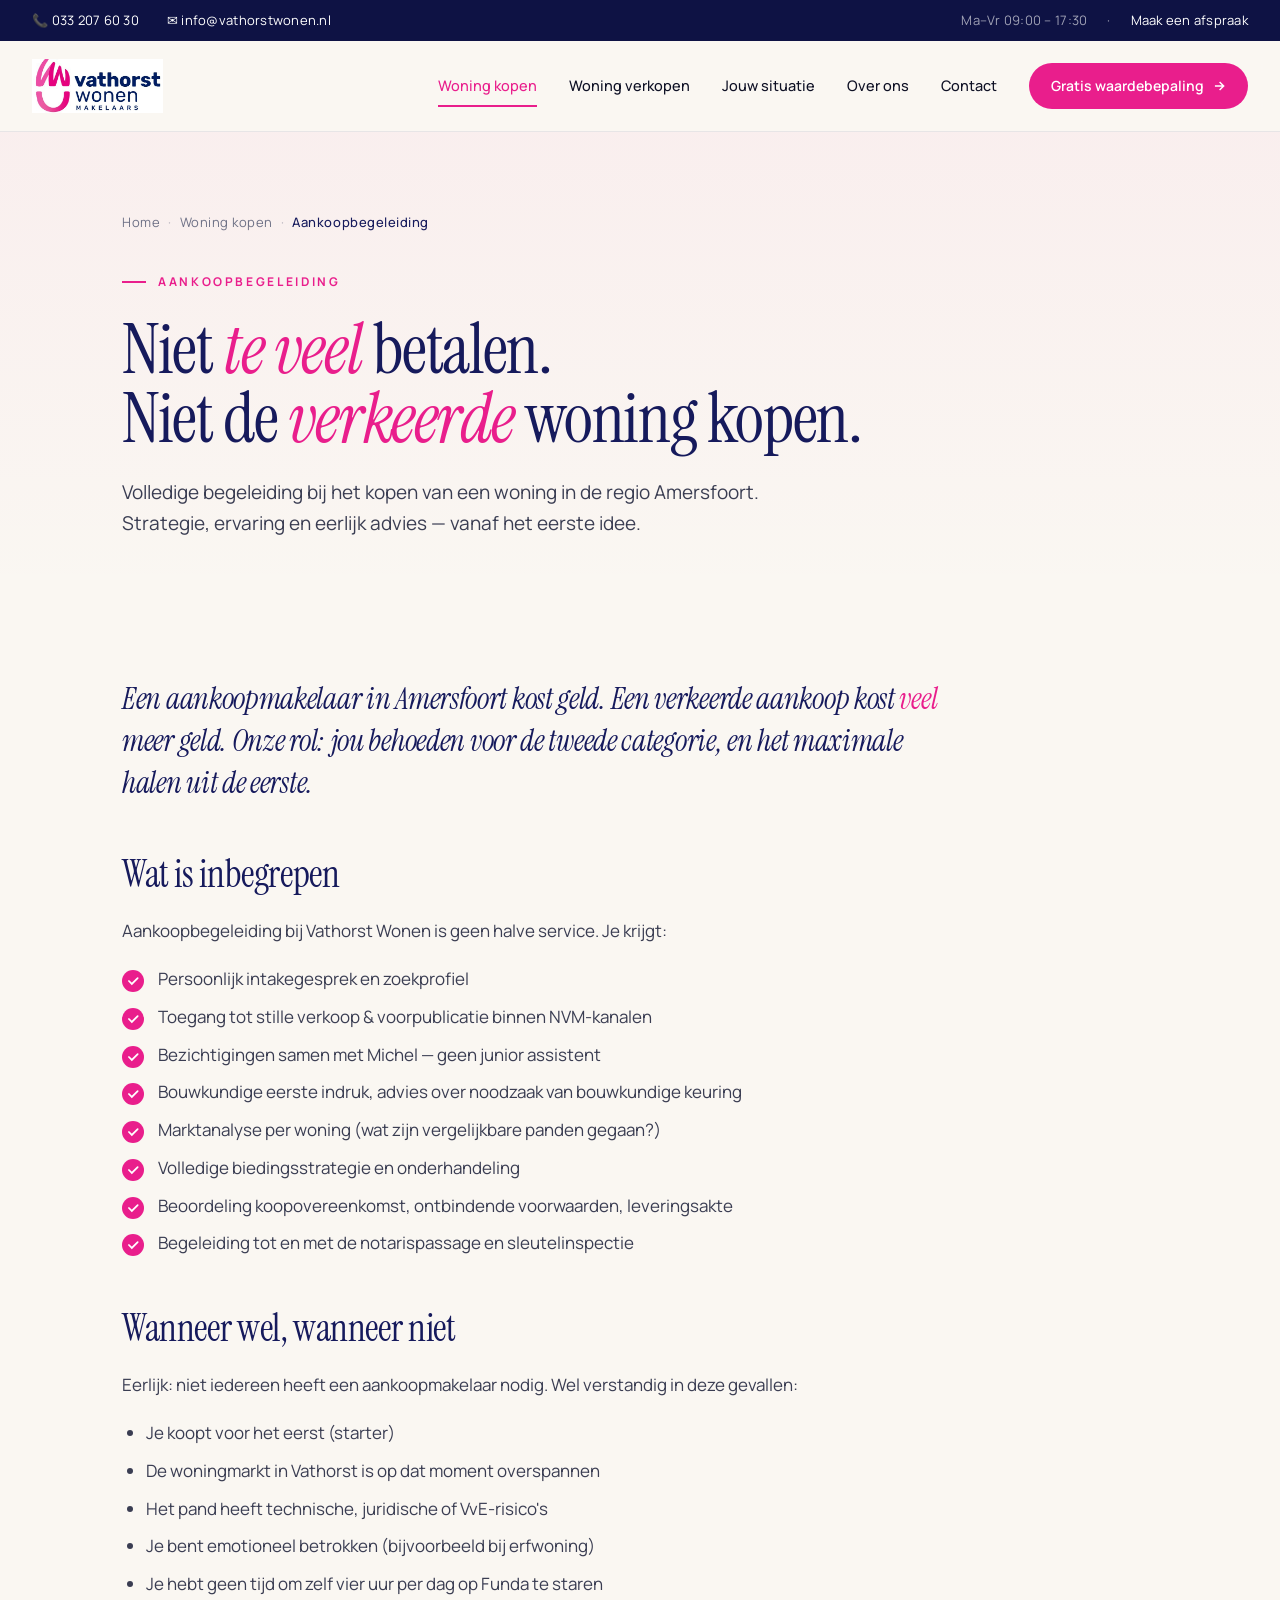
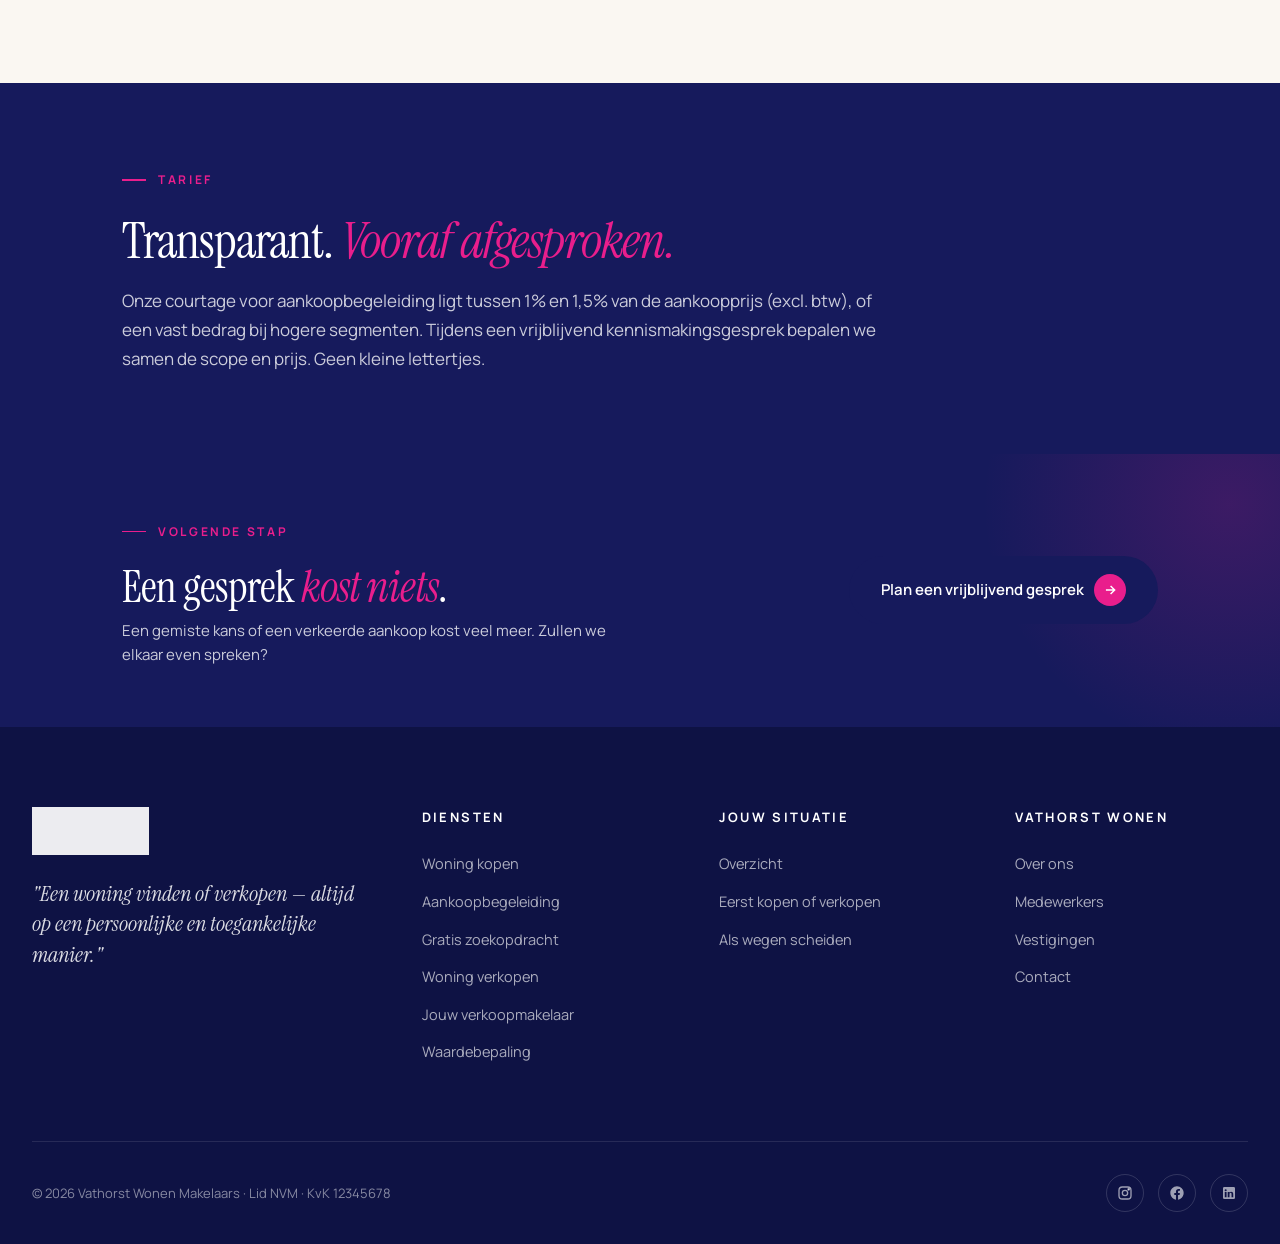
<file: aankoopbegeleiding.html>
<!DOCTYPE html>
<html lang="nl">
<head>
<meta charset="UTF-8">
<meta name="viewport" content="width=device-width, initial-scale=1.0, viewport-fit=cover">
<meta name="theme-color" content="#161A5C">
<meta name="format-detection" content="telephone=yes">

<title>Aankoopbegeleiding Amersfoort | Vathorst Wonen Makelaars</title>
<meta name="description" content="Volledige aankoopbegeleiding in Vathorst en Amersfoort. Van zoekprofiel tot sleutelinspectie. Transparante tarieven en persoonlijke service door Michel Visser.">
<meta name="author" content="Michel Visser — Vathorst Wonen Makelaars">
<meta name="robots" content="index, follow, max-image-preview:large, max-snippet:-1">
<link rel="canonical" href="https://www.vathorstwonen.nl/aankoopbegeleiding.html">

<meta property="og:type" content="website">
<meta property="og:locale" content="nl_NL">
<meta property="og:site_name" content="Vathorst Wonen Makelaars">
<meta property="og:url" content="https://www.vathorstwonen.nl/aankoopbegeleiding.html">
<meta property="og:title" content="Aankoopbegeleiding Amersfoort | Vathorst Wonen Makelaars">
<meta property="og:description" content="Volledige aankoopbegeleiding in Vathorst en Amersfoort. Van zoekprofiel tot sleutelinspectie. Transparante tarieven en persoonlijke service door Michel Visser.">
<meta property="og:image" content="https://www.vathorstwonen.nl/images/michel-portrait.jpg">

<meta name="twitter:card" content="summary_large_image">
<meta name="twitter:title" content="Aankoopbegeleiding Amersfoort | Vathorst Wonen Makelaars">
<meta name="twitter:description" content="Volledige aankoopbegeleiding in Vathorst en Amersfoort. Van zoekprofiel tot sleutelinspectie. Transparante tarieven en persoonlijke service door Michel Visser.">
<meta name="twitter:image" content="https://www.vathorstwonen.nl/images/michel-portrait.jpg">

<link rel="icon" type="image/svg+xml" href="data:image/svg+xml,%3Csvg xmlns='http://www.w3.org/2000/svg' viewBox='0 0 32 32'%3E%3Crect width='32' height='32' rx='6' fill='%23161A5C'/%3E%3Cpath d='M5 14L11 20L13 14L16 22L19 14L21 20L27 14' stroke='%23E91E8C' stroke-width='3' stroke-linecap='round' stroke-linejoin='round' fill='none'/%3E%3Ccircle cx='16' cy='9' r='3' fill='white'/%3E%3C/svg%3E">

<link rel="preconnect" href="https://fonts.googleapis.com">
<link rel="preconnect" href="https://fonts.gstatic.com" crossorigin>
<link href="https://fonts.googleapis.com/css2?family=Instrument+Serif:ital@0;1&family=Manrope:wght@300;400;500;600;700;800&display=swap" rel="stylesheet">
<link rel="stylesheet" href="styles.css">
</head>
<body>
<div class="utility">
  <div class="utility-inner">
    <div class="utility-left">
      <a href="tel:0332076030">📞 033 207 60 30</a>
      <a href="mailto:info@vathorstwonen.nl">✉ info@vathorstwonen.nl</a>
    </div>
    <div class="utility-right">
      <span>Ma–Vr 09:00 – 17:30</span>
      <span>·</span>
      <a href="contact.html">Maak een afspraak</a>
    </div>
  </div>
</div>

<header class="header">
  <div class="header-inner">
    <a href="index.html" class="logo" aria-label="Vathorst Wonen Makelaars - home">
      <img src="logo.png" alt="Vathorst Wonen Makelaars" width="200" height="82" class="logo-img">
    </a>

    <nav class="nav" id="mainNav" aria-label="Hoofdnavigatie">
      <a href="woning-kopen.html" class="nav-item is-active">Woning kopen</a>
      <a href="woning-verkopen.html" class="nav-item">Woning verkopen</a>
      <a href="jouw-situatie.html" class="nav-item">Jouw situatie</a>
      <a href="over-ons.html" class="nav-item">Over ons</a>
      <a href="contact.html" class="nav-item">Contact</a>
      <a href="waardebepaling.html" class="nav-cta">
        Gratis waardebepaling
        <svg viewBox="0 0 24 24" fill="none" stroke="currentColor" stroke-width="2.5" aria-hidden="true"><path d="M5 12h14M13 5l7 7-7 7"/></svg>
      </a>
    </nav>

    <button class="menu-toggle" aria-label="Menu openen" aria-expanded="false" aria-controls="mainNav">
      <span></span><span></span><span></span>
    </button>
  </div>
</header>

<div class="nav-backdrop" id="navBackdrop"></div>

<section class="page-hero">
  <div class="page-hero-inner">
    <nav class="breadcrumb" aria-label="Kruimelpad"><a href="index.html">Home</a><span class=sep>·</span><a href="woning-kopen.html">Woning kopen</a><span class=sep>·</span><span aria-current="page">Aankoopbegeleiding</span></nav>
    <div class="section-eyebrow">Aankoopbegeleiding</div>
    <h1 class="page-hero-title">Niet <em>te veel</em> betalen.<br>Niet de <em>verkeerde</em> woning kopen.</h1>
    <p class="page-hero-lead">Volledige begeleiding bij het kopen van een woning in de regio Amersfoort. Strategie, ervaring en eerlijk advies — vanaf het eerste idee.</p>
  </div>
</section>
<section class="prose">
  <div class="prose-inner">
    <div class="prose-grid">
      <div>
        <p class="lead">Een aankoopmakelaar in Amersfoort kost geld. Een verkeerde aankoop kost <em>veel</em> meer geld. Onze rol: jou behoeden voor de tweede categorie, en het maximale halen uit de eerste.</p>

        <h2>Wat is inbegrepen</h2>
        <p>Aankoopbegeleiding bij Vathorst Wonen is geen halve service. Je krijgt:</p>
        <ul class="check-list">
          <li>Persoonlijk intakegesprek en zoekprofiel</li>
          <li>Toegang tot stille verkoop &amp; voorpublicatie binnen NVM-kanalen</li>
          <li>Bezichtigingen samen met Michel — geen junior assistent</li>
          <li>Bouwkundige eerste indruk, advies over noodzaak van bouwkundige keuring</li>
          <li>Marktanalyse per woning (wat zijn vergelijkbare panden gegaan?)</li>
          <li>Volledige biedingsstrategie en onderhandeling</li>
          <li>Beoordeling koopovereenkomst, ontbindende voorwaarden, leveringsakte</li>
          <li>Begeleiding tot en met de notarispassage en sleutelinspectie</li>
        </ul>

        <h2>Wanneer wel, wanneer niet</h2>
        <p>Eerlijk: niet iedereen heeft een aankoopmakelaar nodig. Wel verstandig in deze gevallen:</p>
        <ul>
          <li>Je koopt voor het eerst (starter)</li>
          <li>De woningmarkt in Vathorst is op dat moment overspannen</li>
          <li>Het pand heeft technische, juridische of VvE-risico's</li>
          <li>Je bent emotioneel betrokken (bijvoorbeeld bij erfwoning)</li>
          <li>Je hebt geen tijd om zelf vier uur per dag op Funda te staren</li>
        </ul>
      </div>
    </div>
  </div>
</section>

<section class="info-band">
  <div class="info-band-inner">
    <div class="info-band-text">
      <div class="section-eyebrow">Tarief</div>
      <h2>Transparant. <em>Vooraf afgesproken.</em></h2>
      <p>Onze courtage voor aankoopbegeleiding ligt tussen 1% en 1,5% van de aankoopprijs (excl. btw), of een vast bedrag bij hogere segmenten. Tijdens een vrijblijvend kennismakingsgesprek bepalen we samen de scope en prijs. Geen kleine lettertjes.</p>
    </div>
  </div>
</section>

<section class="cta-band">
  <div class="cta-band-inner">
    <div>
      <div class="section-eyebrow">Volgende stap</div>
      <h2>Een gesprek <em>kost niets</em>.</h2>
      <p>Een gemiste kans of een verkeerde aankoop kost veel meer. Zullen we elkaar even spreken?</p>
    </div>
    <a href="contact.html" class="btn-primary">
      Plan een vrijblijvend gesprek
      <span class="btn-arrow"><svg viewBox="0 0 24 24" fill="none" stroke="currentColor" stroke-width="2.5"><path d="M5 12h14M13 5l7 7-7 7"/></svg></span>
    </a>
  </div>
</section>
<footer class="footer">
  <div class="footer-inner">
    <div class="footer-grid">
      <div>
        <div class="footer-logo">
          <img src="logo.png" alt="Vathorst Wonen Makelaars" width="200" height="82" class="logo-img logo-img--inverted">
        </div>
        <p class="footer-tagline">"Een woning vinden of verkopen — altijd op een persoonlijke en toegankelijke manier."</p>
      </div>

      <div>
        <h4>Diensten</h4>
        <ul>
          <li><a href="woning-kopen.html">Woning kopen</a></li>
          <li><a href="aankoopbegeleiding.html">Aankoopbegeleiding</a></li>
          <li><a href="gratis-zoekopdracht.html">Gratis zoekopdracht</a></li>
          <li><a href="woning-verkopen.html">Woning verkopen</a></li>
          <li><a href="jouw-verkoopmakelaar.html">Jouw verkoopmakelaar</a></li>
          <li><a href="waardebepaling.html">Waardebepaling</a></li>
        </ul>
      </div>

      <div>
        <h4>Jouw situatie</h4>
        <ul>
          <li><a href="jouw-situatie.html">Overzicht</a></li>
          <li><a href="eerst-kopen-of-verkopen.html">Eerst kopen of verkopen</a></li>
          <li><a href="als-wegen-scheiden.html">Als wegen scheiden</a></li>
        </ul>
      </div>

      <div>
        <h4>Vathorst Wonen</h4>
        <ul>
          <li><a href="over-ons.html">Over ons</a></li>
          <li><a href="medewerkers.html">Medewerkers</a></li>
          <li><a href="vestigingen.html">Vestigingen</a></li>
          <li><a href="contact.html">Contact</a></li>
        </ul>
      </div>
    </div>

    <div class="footer-bottom">
      <div>© 2026 Vathorst Wonen Makelaars · Lid NVM · KvK 12345678</div>
      <div class="footer-socials">
        <a href="#" aria-label="Instagram"><svg viewBox="0 0 24 24" fill="none" stroke="currentColor" stroke-width="2"><rect x="3" y="3" width="18" height="18" rx="5"/><circle cx="12" cy="12" r="4"/><circle cx="17.5" cy="6.5" r="1" fill="currentColor"/></svg></a>
        <a href="#" aria-label="Facebook"><svg viewBox="0 0 24 24" fill="currentColor"><path d="M22 12.07C22 6.51 17.52 2 12 2S2 6.51 2 12.07c0 5 3.66 9.13 8.44 9.88v-6.99H7.9v-2.89h2.54V9.85c0-2.51 1.49-3.9 3.77-3.9 1.09 0 2.24.2 2.24.2v2.46h-1.26c-1.24 0-1.63.77-1.63 1.56v1.88h2.78l-.45 2.89h-2.33V22c4.78-.75 8.44-4.88 8.44-9.93z"/></svg></a>
        <a href="#" aria-label="LinkedIn"><svg viewBox="0 0 24 24" fill="currentColor"><path d="M19 3a2 2 0 012 2v14a2 2 0 01-2 2H5a2 2 0 01-2-2V5a2 2 0 012-2h14zM8.34 18.34V10.5H5.67v7.84h2.67zM7 9.34a1.55 1.55 0 100-3.1 1.55 1.55 0 000 3.1zm11.34 9V13.9c0-2.48-1.34-3.62-3.13-3.62a2.7 2.7 0 00-2.45 1.36V10.5h-2.67v7.84h2.67v-4.34c0-1.15.21-2.26 1.64-2.26 1.4 0 1.42 1.31 1.42 2.33v4.27h2.52z"/></svg></a>
      </div>
    </div>
  </div>
</footer>
<script src="script.js" defer></script>
</body>
</html>
</file>
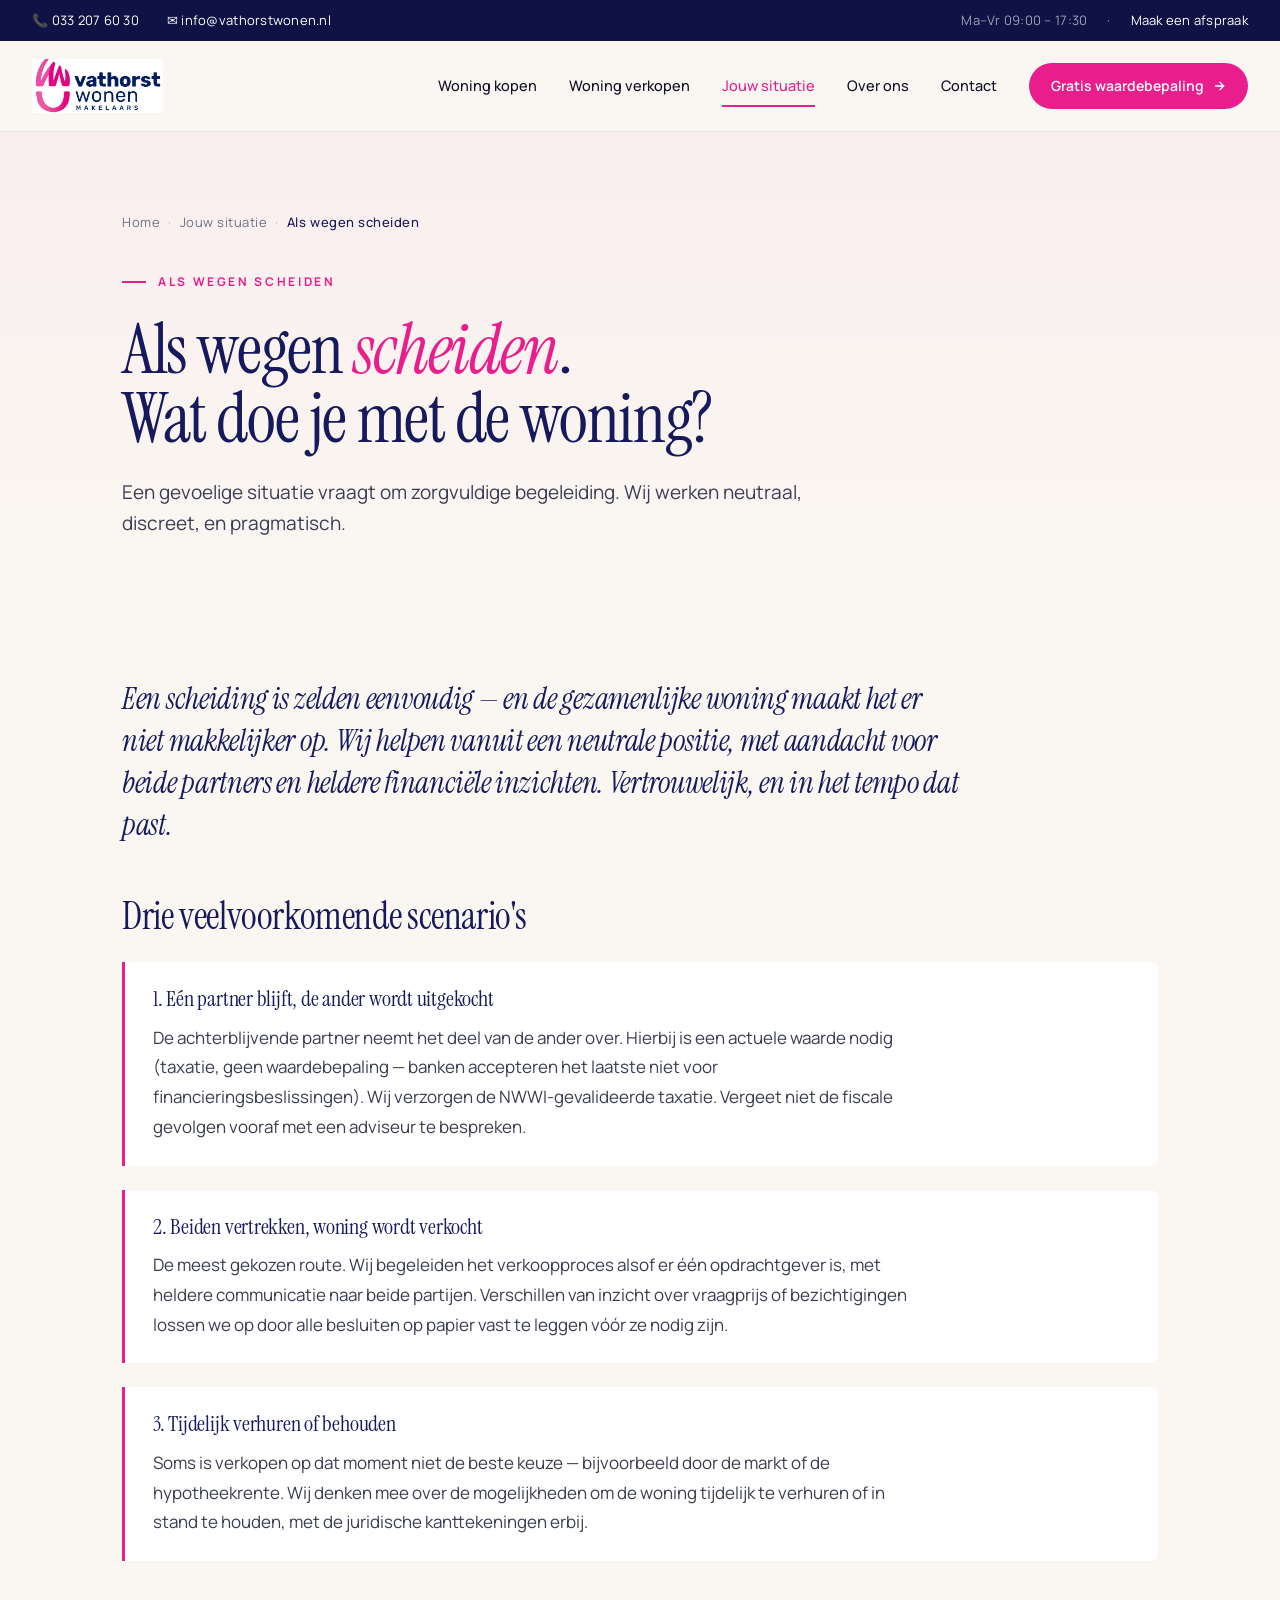
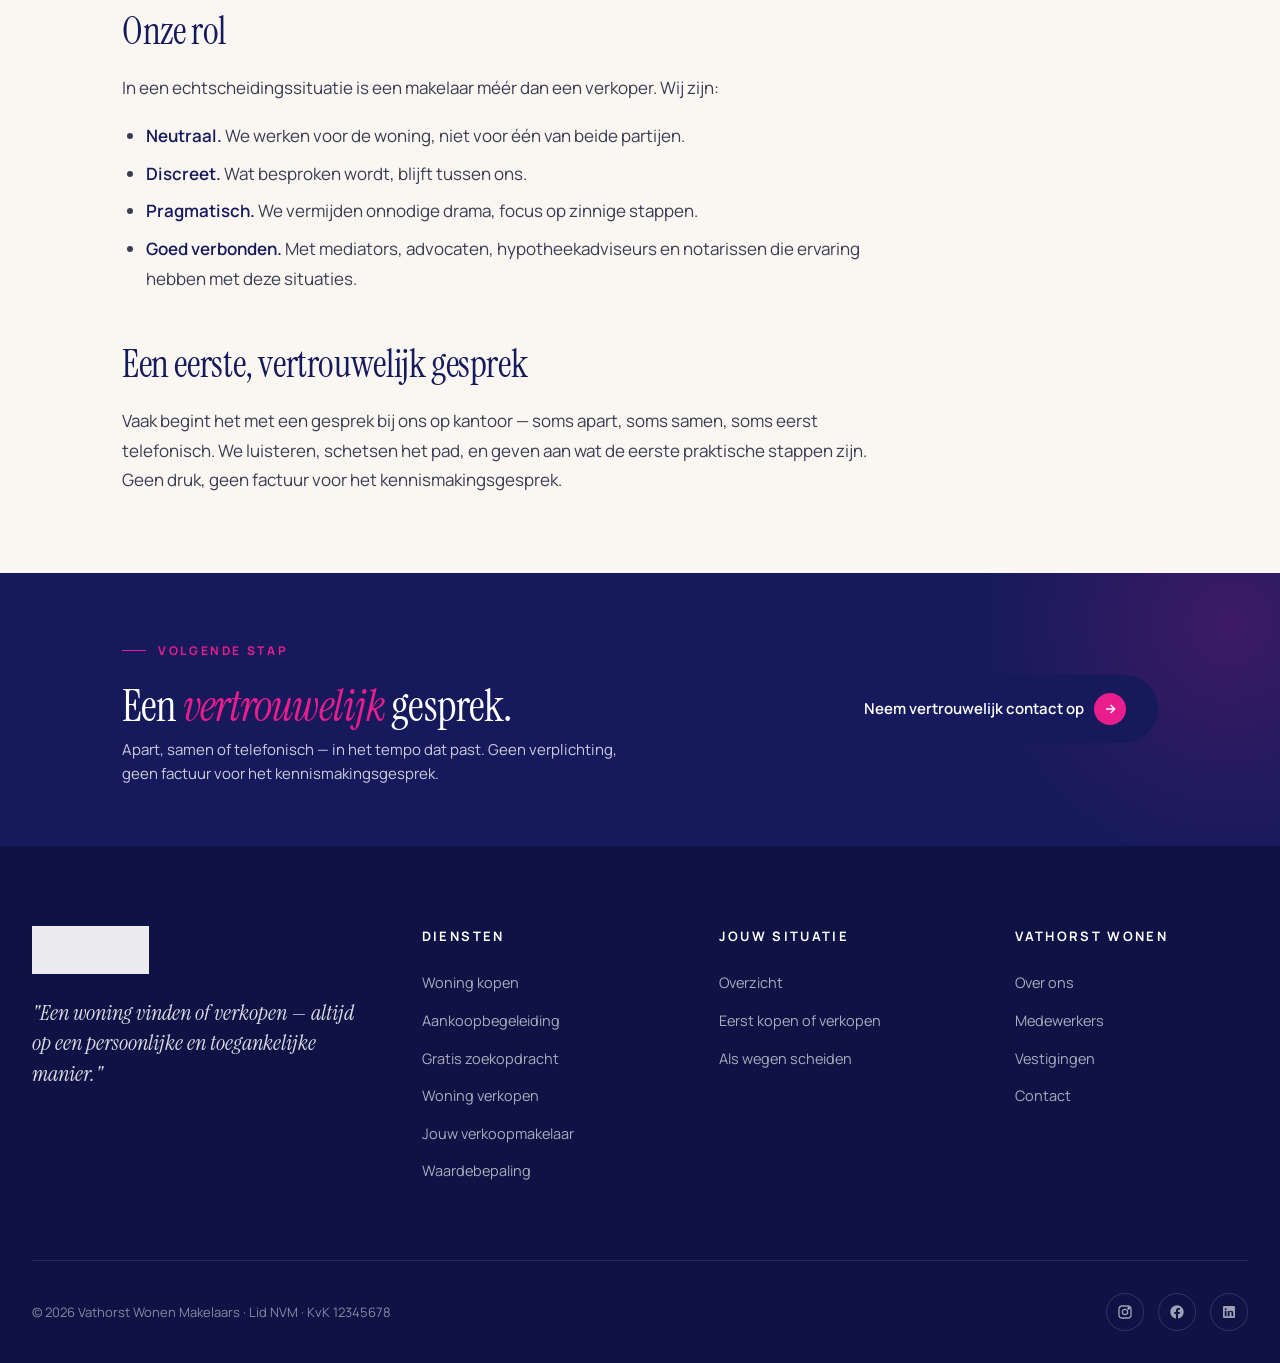
<file: als-wegen-scheiden.html>
<!DOCTYPE html>
<html lang="nl">
<head>
<meta charset="UTF-8">
<meta name="viewport" content="width=device-width, initial-scale=1.0, viewport-fit=cover">
<meta name="theme-color" content="#161A5C">
<meta name="format-detection" content="telephone=yes">

<title>Als wegen scheiden — woning na scheiding | Vathorst Wonen</title>
<meta name="description" content="Begeleiding bij de woning tijdens een echtscheiding in Amersfoort. Discreet, neutraal en met aandacht voor beide partijen.">
<meta name="author" content="Michel Visser — Vathorst Wonen Makelaars">
<meta name="robots" content="index, follow, max-image-preview:large, max-snippet:-1">
<link rel="canonical" href="https://www.vathorstwonen.nl/als-wegen-scheiden.html">

<meta property="og:type" content="website">
<meta property="og:locale" content="nl_NL">
<meta property="og:site_name" content="Vathorst Wonen Makelaars">
<meta property="og:url" content="https://www.vathorstwonen.nl/als-wegen-scheiden.html">
<meta property="og:title" content="Als wegen scheiden — woning na scheiding | Vathorst Wonen">
<meta property="og:description" content="Begeleiding bij de woning tijdens een echtscheiding in Amersfoort. Discreet, neutraal en met aandacht voor beide partijen.">
<meta property="og:image" content="https://www.vathorstwonen.nl/images/michel-portrait.jpg">

<meta name="twitter:card" content="summary_large_image">
<meta name="twitter:title" content="Als wegen scheiden — woning na scheiding | Vathorst Wonen">
<meta name="twitter:description" content="Begeleiding bij de woning tijdens een echtscheiding in Amersfoort. Discreet, neutraal en met aandacht voor beide partijen.">
<meta name="twitter:image" content="https://www.vathorstwonen.nl/images/michel-portrait.jpg">

<link rel="icon" type="image/svg+xml" href="data:image/svg+xml,%3Csvg xmlns='http://www.w3.org/2000/svg' viewBox='0 0 32 32'%3E%3Crect width='32' height='32' rx='6' fill='%23161A5C'/%3E%3Cpath d='M5 14L11 20L13 14L16 22L19 14L21 20L27 14' stroke='%23E91E8C' stroke-width='3' stroke-linecap='round' stroke-linejoin='round' fill='none'/%3E%3Ccircle cx='16' cy='9' r='3' fill='white'/%3E%3C/svg%3E">

<link rel="preconnect" href="https://fonts.googleapis.com">
<link rel="preconnect" href="https://fonts.gstatic.com" crossorigin>
<link href="https://fonts.googleapis.com/css2?family=Instrument+Serif:ital@0;1&family=Manrope:wght@300;400;500;600;700;800&display=swap" rel="stylesheet">
<link rel="stylesheet" href="styles.css">
</head>
<body>
<div class="utility">
  <div class="utility-inner">
    <div class="utility-left">
      <a href="tel:0332076030">📞 033 207 60 30</a>
      <a href="mailto:info@vathorstwonen.nl">✉ info@vathorstwonen.nl</a>
    </div>
    <div class="utility-right">
      <span>Ma–Vr 09:00 – 17:30</span>
      <span>·</span>
      <a href="contact.html">Maak een afspraak</a>
    </div>
  </div>
</div>

<header class="header">
  <div class="header-inner">
    <a href="index.html" class="logo" aria-label="Vathorst Wonen Makelaars - home">
      <img src="logo.png" alt="Vathorst Wonen Makelaars" width="200" height="82" class="logo-img">
    </a>

    <nav class="nav" id="mainNav" aria-label="Hoofdnavigatie">
      <a href="woning-kopen.html" class="nav-item">Woning kopen</a>
      <a href="woning-verkopen.html" class="nav-item">Woning verkopen</a>
      <a href="jouw-situatie.html" class="nav-item is-active">Jouw situatie</a>
      <a href="over-ons.html" class="nav-item">Over ons</a>
      <a href="contact.html" class="nav-item">Contact</a>
      <a href="waardebepaling.html" class="nav-cta">
        Gratis waardebepaling
        <svg viewBox="0 0 24 24" fill="none" stroke="currentColor" stroke-width="2.5" aria-hidden="true"><path d="M5 12h14M13 5l7 7-7 7"/></svg>
      </a>
    </nav>

    <button class="menu-toggle" aria-label="Menu openen" aria-expanded="false" aria-controls="mainNav">
      <span></span><span></span><span></span>
    </button>
  </div>
</header>

<div class="nav-backdrop" id="navBackdrop"></div>

<section class="page-hero">
  <div class="page-hero-inner">
    <nav class="breadcrumb" aria-label="Kruimelpad"><a href="index.html">Home</a><span class=sep>·</span><a href="jouw-situatie.html">Jouw situatie</a><span class=sep>·</span><span aria-current="page">Als wegen scheiden</span></nav>
    <div class="section-eyebrow">Als wegen scheiden</div>
    <h1 class="page-hero-title">Als wegen <em>scheiden</em>.<br>Wat doe je met de woning?</h1>
    <p class="page-hero-lead">Een gevoelige situatie vraagt om zorgvuldige begeleiding. Wij werken neutraal, discreet, en pragmatisch.</p>
  </div>
</section>
<section class="prose">
  <div class="prose-inner">
    <div class="prose-grid">
      <div>
        <p class="lead">Een scheiding is zelden eenvoudig — en de gezamenlijke woning maakt het er niet makkelijker op. Wij helpen vanuit een neutrale positie, met aandacht voor beide partners en heldere financiële inzichten. Vertrouwelijk, en in het tempo dat past.</p>

        <h2>Drie veelvoorkomende scenario's</h2>

        <div class="scenario">
          <h3>1. Eén partner blijft, de ander wordt uitgekocht</h3>
          <p>De achterblijvende partner neemt het deel van de ander over. Hierbij is een actuele waarde nodig (taxatie, geen waardebepaling — banken accepteren het laatste niet voor financieringsbeslissingen). Wij verzorgen de NWWI-gevalideerde taxatie. Vergeet niet de fiscale gevolgen vooraf met een adviseur te bespreken.</p>
        </div>

        <div class="scenario">
          <h3>2. Beiden vertrekken, woning wordt verkocht</h3>
          <p>De meest gekozen route. Wij begeleiden het verkoopproces alsof er één opdrachtgever is, met heldere communicatie naar beide partijen. Verschillen van inzicht over vraagprijs of bezichtigingen lossen we op door alle besluiten op papier vast te leggen vóór ze nodig zijn.</p>
        </div>

        <div class="scenario">
          <h3>3. Tijdelijk verhuren of behouden</h3>
          <p>Soms is verkopen op dat moment niet de beste keuze — bijvoorbeeld door de markt of de hypotheekrente. Wij denken mee over de mogelijkheden om de woning tijdelijk te verhuren of in stand te houden, met de juridische kanttekeningen erbij.</p>
        </div>

        <h2>Onze rol</h2>
        <p>In een echtscheidingssituatie is een makelaar méér dan een verkoper. Wij zijn:</p>
        <ul>
          <li><strong>Neutraal.</strong> We werken voor de woning, niet voor één van beide partijen.</li>
          <li><strong>Discreet.</strong> Wat besproken wordt, blijft tussen ons.</li>
          <li><strong>Pragmatisch.</strong> We vermijden onnodige drama, focus op zinnige stappen.</li>
          <li><strong>Goed verbonden.</strong> Met mediators, advocaten, hypotheekadviseurs en notarissen die ervaring hebben met deze situaties.</li>
        </ul>

        <h2>Een eerste, vertrouwelijk gesprek</h2>
        <p>Vaak begint het met een gesprek bij ons op kantoor — soms apart, soms samen, soms eerst telefonisch. We luisteren, schetsen het pad, en geven aan wat de eerste praktische stappen zijn. Geen druk, geen factuur voor het kennismakingsgesprek.</p>
      </div>
    </div>
  </div>
</section>

<section class="cta-band">
  <div class="cta-band-inner">
    <div>
      <div class="section-eyebrow">Volgende stap</div>
      <h2>Een <em>vertrouwelijk</em> gesprek.</h2>
      <p>Apart, samen of telefonisch — in het tempo dat past. Geen verplichting, geen factuur voor het kennismakingsgesprek.</p>
    </div>
    <a href="contact.html" class="btn-primary">
      Neem vertrouwelijk contact op
      <span class="btn-arrow"><svg viewBox="0 0 24 24" fill="none" stroke="currentColor" stroke-width="2.5"><path d="M5 12h14M13 5l7 7-7 7"/></svg></span>
    </a>
  </div>
</section>
<footer class="footer">
  <div class="footer-inner">
    <div class="footer-grid">
      <div>
        <div class="footer-logo">
          <img src="logo.png" alt="Vathorst Wonen Makelaars" width="200" height="82" class="logo-img logo-img--inverted">
        </div>
        <p class="footer-tagline">"Een woning vinden of verkopen — altijd op een persoonlijke en toegankelijke manier."</p>
      </div>

      <div>
        <h4>Diensten</h4>
        <ul>
          <li><a href="woning-kopen.html">Woning kopen</a></li>
          <li><a href="aankoopbegeleiding.html">Aankoopbegeleiding</a></li>
          <li><a href="gratis-zoekopdracht.html">Gratis zoekopdracht</a></li>
          <li><a href="woning-verkopen.html">Woning verkopen</a></li>
          <li><a href="jouw-verkoopmakelaar.html">Jouw verkoopmakelaar</a></li>
          <li><a href="waardebepaling.html">Waardebepaling</a></li>
        </ul>
      </div>

      <div>
        <h4>Jouw situatie</h4>
        <ul>
          <li><a href="jouw-situatie.html">Overzicht</a></li>
          <li><a href="eerst-kopen-of-verkopen.html">Eerst kopen of verkopen</a></li>
          <li><a href="als-wegen-scheiden.html">Als wegen scheiden</a></li>
        </ul>
      </div>

      <div>
        <h4>Vathorst Wonen</h4>
        <ul>
          <li><a href="over-ons.html">Over ons</a></li>
          <li><a href="medewerkers.html">Medewerkers</a></li>
          <li><a href="vestigingen.html">Vestigingen</a></li>
          <li><a href="contact.html">Contact</a></li>
        </ul>
      </div>
    </div>

    <div class="footer-bottom">
      <div>© 2026 Vathorst Wonen Makelaars · Lid NVM · KvK 12345678</div>
      <div class="footer-socials">
        <a href="#" aria-label="Instagram"><svg viewBox="0 0 24 24" fill="none" stroke="currentColor" stroke-width="2"><rect x="3" y="3" width="18" height="18" rx="5"/><circle cx="12" cy="12" r="4"/><circle cx="17.5" cy="6.5" r="1" fill="currentColor"/></svg></a>
        <a href="#" aria-label="Facebook"><svg viewBox="0 0 24 24" fill="currentColor"><path d="M22 12.07C22 6.51 17.52 2 12 2S2 6.51 2 12.07c0 5 3.66 9.13 8.44 9.88v-6.99H7.9v-2.89h2.54V9.85c0-2.51 1.49-3.9 3.77-3.9 1.09 0 2.24.2 2.24.2v2.46h-1.26c-1.24 0-1.63.77-1.63 1.56v1.88h2.78l-.45 2.89h-2.33V22c4.78-.75 8.44-4.88 8.44-9.93z"/></svg></a>
        <a href="#" aria-label="LinkedIn"><svg viewBox="0 0 24 24" fill="currentColor"><path d="M19 3a2 2 0 012 2v14a2 2 0 01-2 2H5a2 2 0 01-2-2V5a2 2 0 012-2h14zM8.34 18.34V10.5H5.67v7.84h2.67zM7 9.34a1.55 1.55 0 100-3.1 1.55 1.55 0 000 3.1zm11.34 9V13.9c0-2.48-1.34-3.62-3.13-3.62a2.7 2.7 0 00-2.45 1.36V10.5h-2.67v7.84h2.67v-4.34c0-1.15.21-2.26 1.64-2.26 1.4 0 1.42 1.31 1.42 2.33v4.27h2.52z"/></svg></a>
      </div>
    </div>
  </div>
</footer>
<script src="script.js" defer></script>
</body>
</html>
</file>
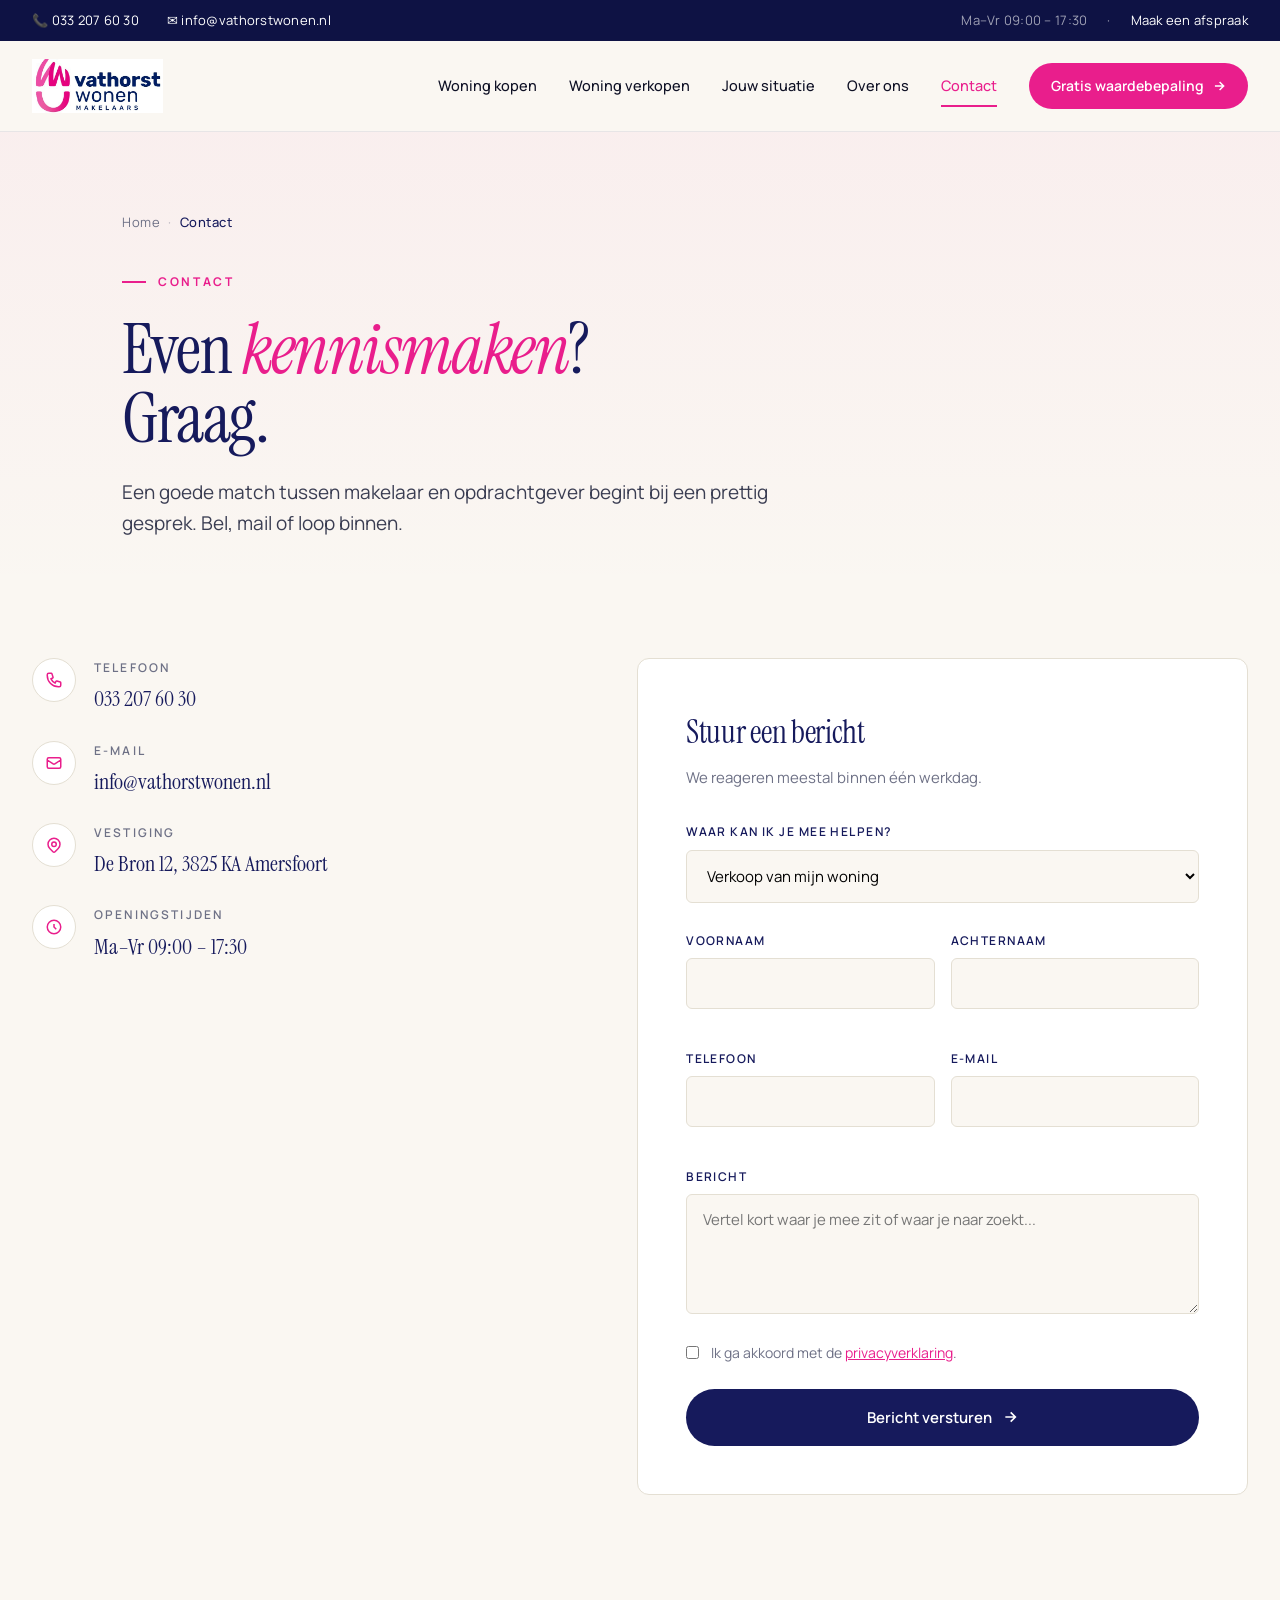
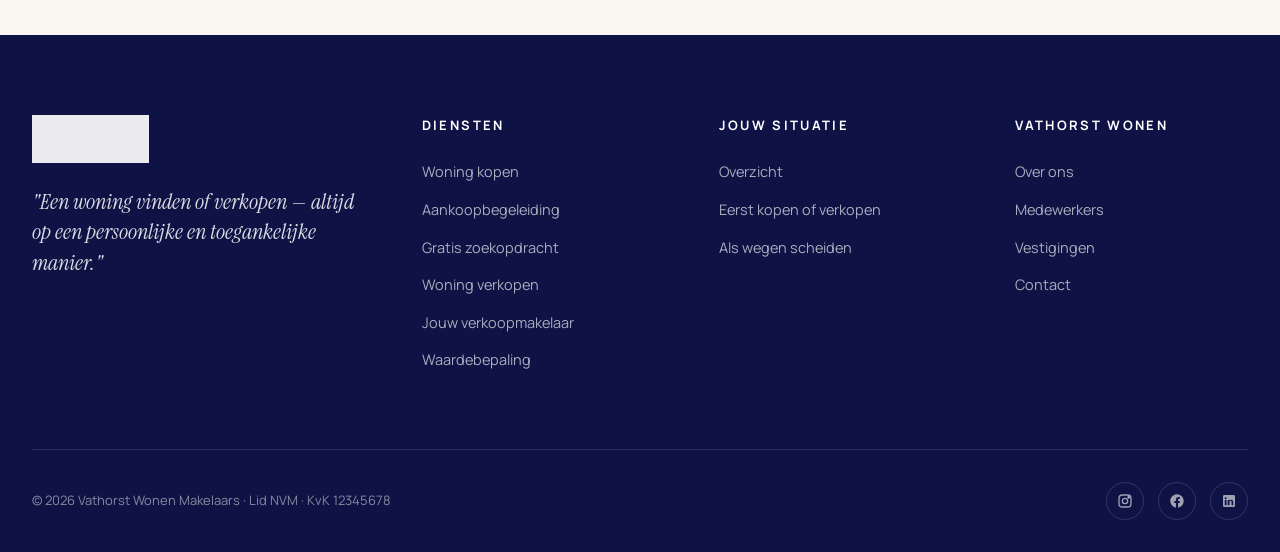
<file: contact.html>
<!DOCTYPE html>
<html lang="nl">
<head>
<meta charset="UTF-8">
<meta name="viewport" content="width=device-width, initial-scale=1.0, viewport-fit=cover">
<meta name="theme-color" content="#161A5C">
<meta name="format-detection" content="telephone=yes">

<title>Contact | Vathorst Wonen Makelaars Amersfoort</title>
<meta name="description" content="Neem contact op met Vathorst Wonen Makelaars. Bel 033 207 60 30, mail of stuur een bericht. We reageren binnen één werkdag.">
<meta name="author" content="Michel Visser — Vathorst Wonen Makelaars">
<meta name="robots" content="index, follow, max-image-preview:large, max-snippet:-1">
<link rel="canonical" href="https://www.vathorstwonen.nl/contact.html">

<meta property="og:type" content="website">
<meta property="og:locale" content="nl_NL">
<meta property="og:site_name" content="Vathorst Wonen Makelaars">
<meta property="og:url" content="https://www.vathorstwonen.nl/contact.html">
<meta property="og:title" content="Contact | Vathorst Wonen Makelaars Amersfoort">
<meta property="og:description" content="Neem contact op met Vathorst Wonen Makelaars. Bel 033 207 60 30, mail of stuur een bericht. We reageren binnen één werkdag.">
<meta property="og:image" content="https://www.vathorstwonen.nl/images/michel-portrait.jpg">

<meta name="twitter:card" content="summary_large_image">
<meta name="twitter:title" content="Contact | Vathorst Wonen Makelaars Amersfoort">
<meta name="twitter:description" content="Neem contact op met Vathorst Wonen Makelaars. Bel 033 207 60 30, mail of stuur een bericht. We reageren binnen één werkdag.">
<meta name="twitter:image" content="https://www.vathorstwonen.nl/images/michel-portrait.jpg">

<link rel="icon" type="image/svg+xml" href="data:image/svg+xml,%3Csvg xmlns='http://www.w3.org/2000/svg' viewBox='0 0 32 32'%3E%3Crect width='32' height='32' rx='6' fill='%23161A5C'/%3E%3Cpath d='M5 14L11 20L13 14L16 22L19 14L21 20L27 14' stroke='%23E91E8C' stroke-width='3' stroke-linecap='round' stroke-linejoin='round' fill='none'/%3E%3Ccircle cx='16' cy='9' r='3' fill='white'/%3E%3C/svg%3E">

<link rel="preconnect" href="https://fonts.googleapis.com">
<link rel="preconnect" href="https://fonts.gstatic.com" crossorigin>
<link href="https://fonts.googleapis.com/css2?family=Instrument+Serif:ital@0;1&family=Manrope:wght@300;400;500;600;700;800&display=swap" rel="stylesheet">
<link rel="stylesheet" href="styles.css">
</head>
<body>
<div class="utility">
  <div class="utility-inner">
    <div class="utility-left">
      <a href="tel:0332076030">📞 033 207 60 30</a>
      <a href="mailto:info@vathorstwonen.nl">✉ info@vathorstwonen.nl</a>
    </div>
    <div class="utility-right">
      <span>Ma–Vr 09:00 – 17:30</span>
      <span>·</span>
      <a href="contact.html">Maak een afspraak</a>
    </div>
  </div>
</div>

<header class="header">
  <div class="header-inner">
    <a href="index.html" class="logo" aria-label="Vathorst Wonen Makelaars - home">
      <img src="logo.png" alt="Vathorst Wonen Makelaars" width="200" height="82" class="logo-img">
    </a>

    <nav class="nav" id="mainNav" aria-label="Hoofdnavigatie">
      <a href="woning-kopen.html" class="nav-item">Woning kopen</a>
      <a href="woning-verkopen.html" class="nav-item">Woning verkopen</a>
      <a href="jouw-situatie.html" class="nav-item">Jouw situatie</a>
      <a href="over-ons.html" class="nav-item">Over ons</a>
      <a href="contact.html" class="nav-item is-active">Contact</a>
      <a href="waardebepaling.html" class="nav-cta">
        Gratis waardebepaling
        <svg viewBox="0 0 24 24" fill="none" stroke="currentColor" stroke-width="2.5" aria-hidden="true"><path d="M5 12h14M13 5l7 7-7 7"/></svg>
      </a>
    </nav>

    <button class="menu-toggle" aria-label="Menu openen" aria-expanded="false" aria-controls="mainNav">
      <span></span><span></span><span></span>
    </button>
  </div>
</header>

<div class="nav-backdrop" id="navBackdrop"></div>

<section class="page-hero">
  <div class="page-hero-inner">
    <nav class="breadcrumb" aria-label="Kruimelpad"><a href="index.html">Home</a><span class=sep>·</span><span aria-current="page">Contact</span></nav>
    <div class="section-eyebrow">Contact</div>
    <h1 class="page-hero-title">Even <em>kennis&shy;maken</em>?<br>Graag.</h1>
    <p class="page-hero-lead">Een goede match tussen makelaar en opdrachtgever begint bij een prettig gesprek. Bel, mail of loop binnen.</p>
  </div>
</section>
<section class="contact" style="padding-top:60px">
  <div class="contact-inner">
    <div class="contact-info">
      <div class="contact-list" style="margin-top:0">
        <div class="contact-item">
          <div class="contact-icon">
            <svg viewBox="0 0 24 24" fill="none" stroke="currentColor" stroke-width="2"><path d="M3 5a2 2 0 012-2h3.28a1 1 0 01.948.684l1.498 4.493a1 1 0 01-.502 1.21l-2.257 1.13a11.042 11.042 0 005.516 5.516l1.13-2.257a1 1 0 011.21-.502l4.493 1.498a1 1 0 01.684.949V19a2 2 0 01-2 2h-1C9.716 21 3 14.284 3 6V5z"/></svg>
          </div>
          <div>
            <div class="contact-item-label">Telefoon</div>
            <div class="contact-item-value"><a href="tel:0332076030" style="color:inherit">033 207 60 30</a></div>
          </div>
        </div>
        <div class="contact-item">
          <div class="contact-icon">
            <svg viewBox="0 0 24 24" fill="none" stroke="currentColor" stroke-width="2"><path d="M3 8l7.89 5.26a2 2 0 002.22 0L21 8M5 19h14a2 2 0 002-2V7a2 2 0 00-2-2H5a2 2 0 00-2 2v10a2 2 0 002 2z"/></svg>
          </div>
          <div>
            <div class="contact-item-label">E-mail</div>
            <div class="contact-item-value"><a href="mailto:info@vathorstwonen.nl" style="color:inherit">info@vathorstwonen.nl</a></div>
          </div>
        </div>
        <div class="contact-item">
          <div class="contact-icon">
            <svg viewBox="0 0 24 24" fill="none" stroke="currentColor" stroke-width="2"><path d="M17.657 16.657L13.414 20.9a2 2 0 01-2.828 0l-4.243-4.243a8 8 0 1111.314 0zM15 11a3 3 0 11-6 0 3 3 0 016 0z"/></svg>
          </div>
          <div>
            <div class="contact-item-label">Vestiging</div>
            <div class="contact-item-value">De Bron 12, 3825 KA Amersfoort</div>
          </div>
        </div>
        <div class="contact-item">
          <div class="contact-icon">
            <svg viewBox="0 0 24 24" fill="none" stroke="currentColor" stroke-width="2"><path d="M12 8v4l3 3m6-3a9 9 0 11-18 0 9 9 0 0118 0z"/></svg>
          </div>
          <div>
            <div class="contact-item-label">Openingstijden</div>
            <div class="contact-item-value">Ma–Vr 09:00 – 17:30</div>
          </div>
        </div>
      </div>
    </div>

    <form class="contact-form" onsubmit="event.preventDefault();alert('Bedankt! We nemen snel contact met je op.');">
      <h3>Stuur een bericht</h3>
      <p class="sub">We reageren meestal binnen één werkdag.</p>

      <div class="form-group">
        <label>Waar kan ik je mee helpen?</label>
        <select class="field">
          <option>Verkoop van mijn woning</option>
          <option>Aankoop van een woning</option>
          <option>Gratis waardebepaling</option>
          <option>NWWI-taxatie</option>
          <option>Eerst kopen of verkopen</option>
          <option>Scheiding en de woning</option>
          <option>Anders / algemeen</option>
        </select>
      </div>

      <div class="form-row">
        <div class="form-group"><label>Voornaam</label><input class="field" required></div>
        <div class="form-group"><label>Achternaam</label><input class="field" required></div>
      </div>
      <div class="form-row">
        <div class="form-group"><label>Telefoon</label><input class="field" type="tel"></div>
        <div class="form-group"><label>E-mail</label><input class="field" type="email" required></div>
      </div>
      <div class="form-group"><label>Bericht</label><textarea class="field" placeholder="Vertel kort waar je mee zit of waar je naar zoekt..."></textarea></div>
      <label class="form-check"><input type="checkbox" required><span>Ik ga akkoord met de <a href="#">privacyverklaring</a>.</span></label>
      <button type="submit">Bericht versturen <svg width="16" height="16" viewBox="0 0 24 24" fill="none" stroke="currentColor" stroke-width="2.5"><path d="M5 12h14M13 5l7 7-7 7"/></svg></button>
    </form>
  </div>
</section>

<footer class="footer">
  <div class="footer-inner">
    <div class="footer-grid">
      <div>
        <div class="footer-logo">
          <img src="logo.png" alt="Vathorst Wonen Makelaars" width="200" height="82" class="logo-img logo-img--inverted">
        </div>
        <p class="footer-tagline">"Een woning vinden of verkopen — altijd op een persoonlijke en toegankelijke manier."</p>
      </div>

      <div>
        <h4>Diensten</h4>
        <ul>
          <li><a href="woning-kopen.html">Woning kopen</a></li>
          <li><a href="aankoopbegeleiding.html">Aankoopbegeleiding</a></li>
          <li><a href="gratis-zoekopdracht.html">Gratis zoekopdracht</a></li>
          <li><a href="woning-verkopen.html">Woning verkopen</a></li>
          <li><a href="jouw-verkoopmakelaar.html">Jouw verkoopmakelaar</a></li>
          <li><a href="waardebepaling.html">Waardebepaling</a></li>
        </ul>
      </div>

      <div>
        <h4>Jouw situatie</h4>
        <ul>
          <li><a href="jouw-situatie.html">Overzicht</a></li>
          <li><a href="eerst-kopen-of-verkopen.html">Eerst kopen of verkopen</a></li>
          <li><a href="als-wegen-scheiden.html">Als wegen scheiden</a></li>
        </ul>
      </div>

      <div>
        <h4>Vathorst Wonen</h4>
        <ul>
          <li><a href="over-ons.html">Over ons</a></li>
          <li><a href="medewerkers.html">Medewerkers</a></li>
          <li><a href="vestigingen.html">Vestigingen</a></li>
          <li><a href="contact.html">Contact</a></li>
        </ul>
      </div>
    </div>

    <div class="footer-bottom">
      <div>© 2026 Vathorst Wonen Makelaars · Lid NVM · KvK 12345678</div>
      <div class="footer-socials">
        <a href="#" aria-label="Instagram"><svg viewBox="0 0 24 24" fill="none" stroke="currentColor" stroke-width="2"><rect x="3" y="3" width="18" height="18" rx="5"/><circle cx="12" cy="12" r="4"/><circle cx="17.5" cy="6.5" r="1" fill="currentColor"/></svg></a>
        <a href="#" aria-label="Facebook"><svg viewBox="0 0 24 24" fill="currentColor"><path d="M22 12.07C22 6.51 17.52 2 12 2S2 6.51 2 12.07c0 5 3.66 9.13 8.44 9.88v-6.99H7.9v-2.89h2.54V9.85c0-2.51 1.49-3.9 3.77-3.9 1.09 0 2.24.2 2.24.2v2.46h-1.26c-1.24 0-1.63.77-1.63 1.56v1.88h2.78l-.45 2.89h-2.33V22c4.78-.75 8.44-4.88 8.44-9.93z"/></svg></a>
        <a href="#" aria-label="LinkedIn"><svg viewBox="0 0 24 24" fill="currentColor"><path d="M19 3a2 2 0 012 2v14a2 2 0 01-2 2H5a2 2 0 01-2-2V5a2 2 0 012-2h14zM8.34 18.34V10.5H5.67v7.84h2.67zM7 9.34a1.55 1.55 0 100-3.1 1.55 1.55 0 000 3.1zm11.34 9V13.9c0-2.48-1.34-3.62-3.13-3.62a2.7 2.7 0 00-2.45 1.36V10.5h-2.67v7.84h2.67v-4.34c0-1.15.21-2.26 1.64-2.26 1.4 0 1.42 1.31 1.42 2.33v4.27h2.52z"/></svg></a>
      </div>
    </div>
  </div>
</footer>
<script src="script.js" defer></script>
</body>
</html>
</file>
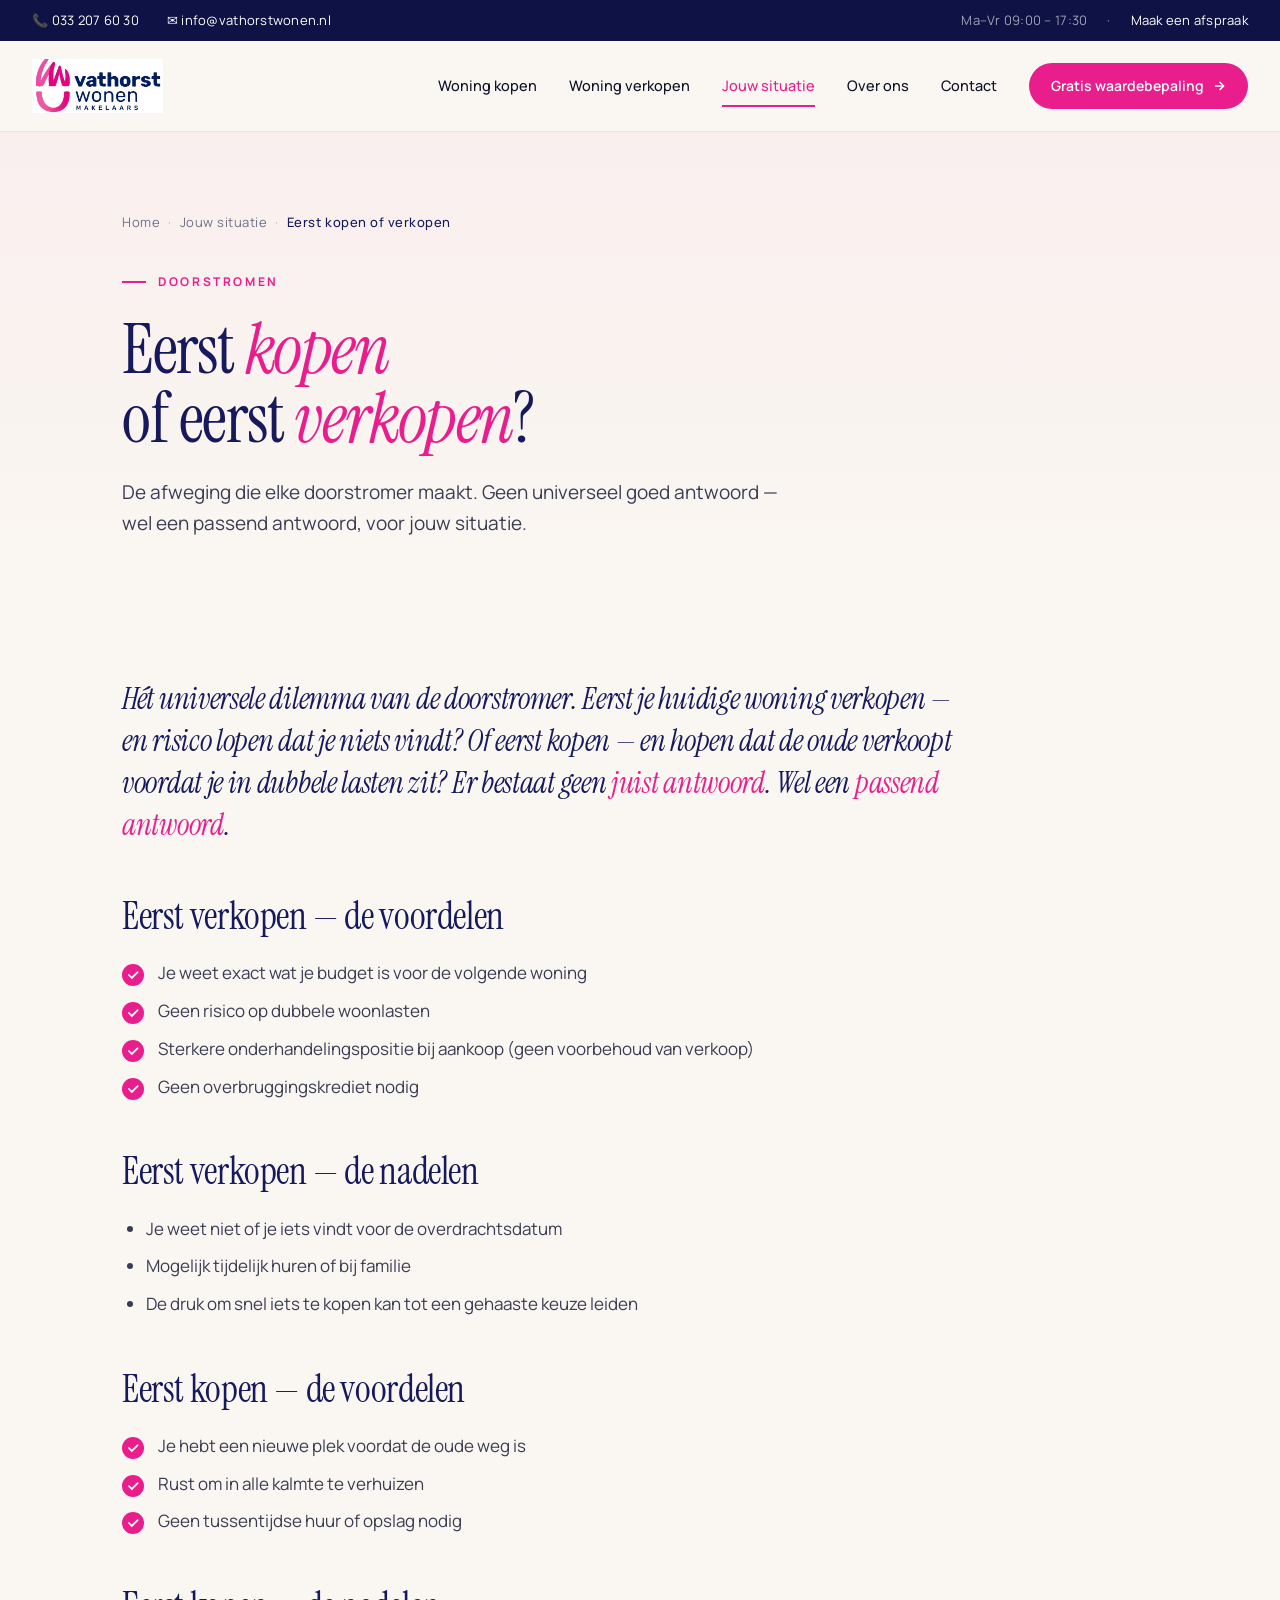
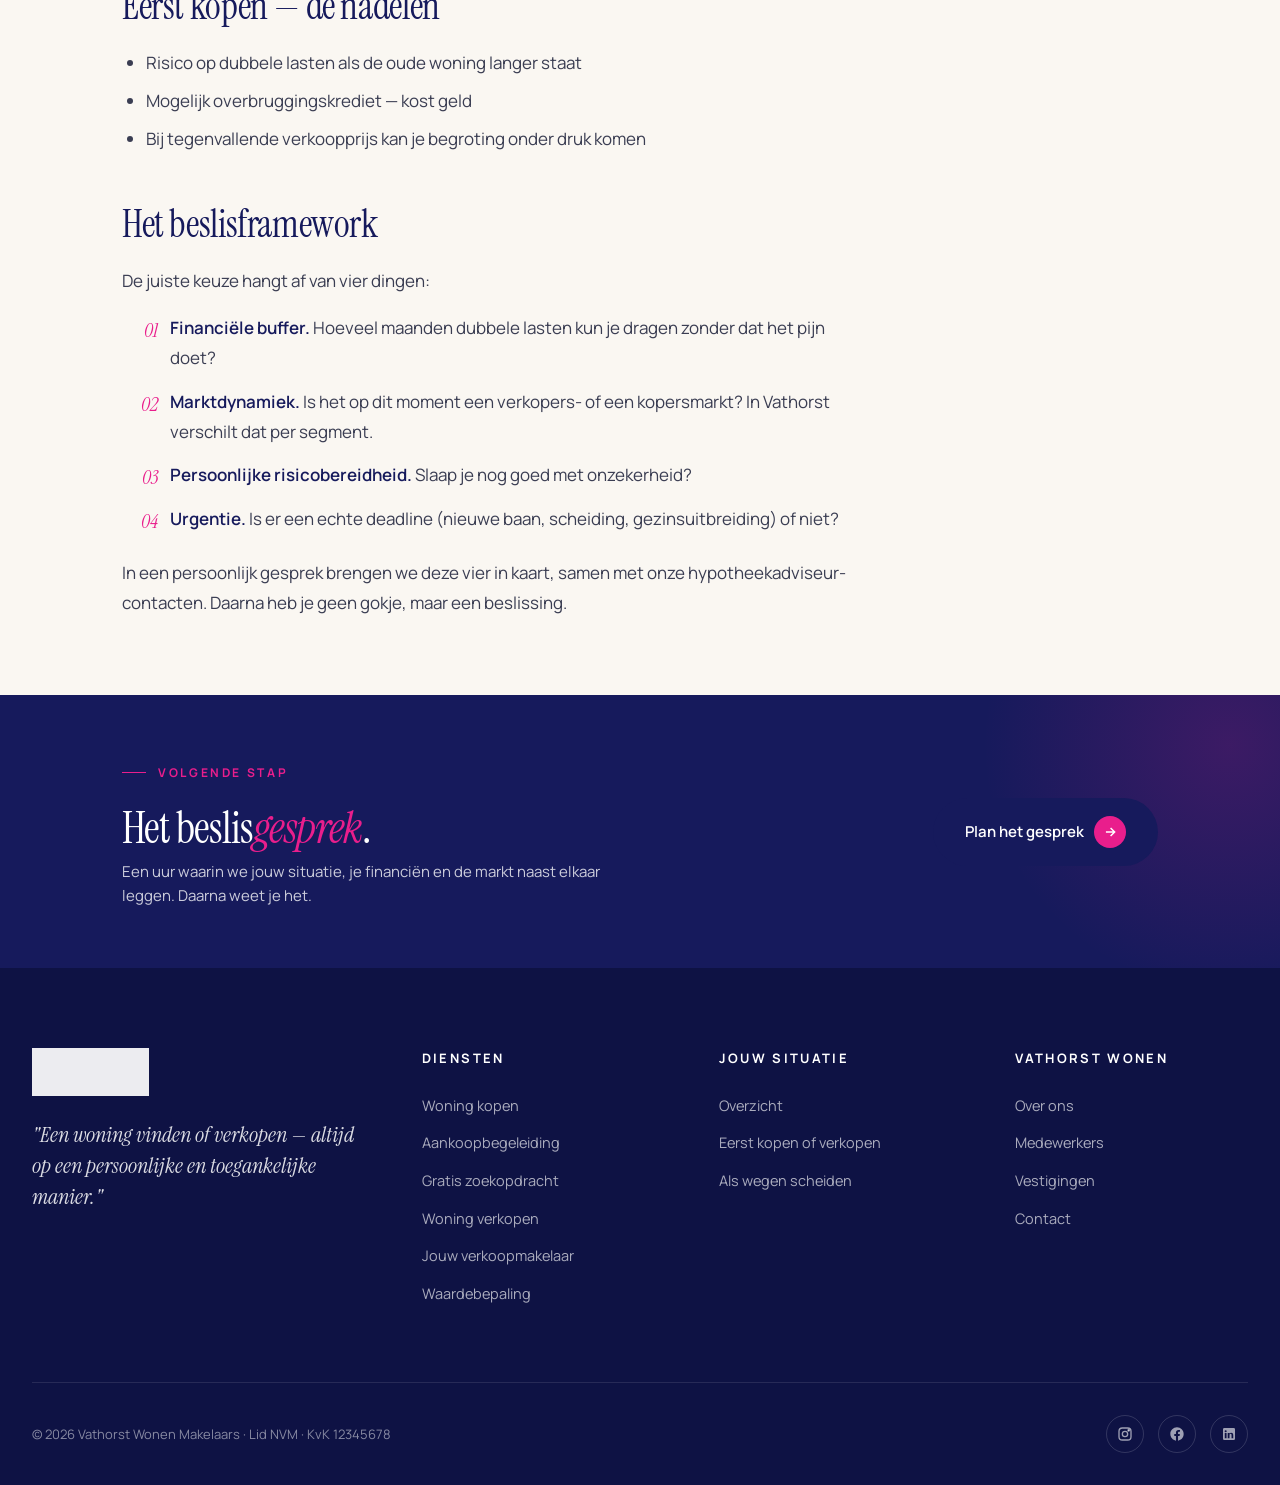
<file: eerst-kopen-of-verkopen.html>
<!DOCTYPE html>
<html lang="nl">
<head>
<meta charset="UTF-8">
<meta name="viewport" content="width=device-width, initial-scale=1.0, viewport-fit=cover">
<meta name="theme-color" content="#161A5C">
<meta name="format-detection" content="telephone=yes">

<title>Eerst kopen of eerst verkopen? | Vathorst Wonen</title>
<meta name="description" content="De vraag van elke doorstromer in Vathorst en Amersfoort. Voors, tegens en een beslisframework van NVM Register Makelaar Michel Visser.">
<meta name="author" content="Michel Visser — Vathorst Wonen Makelaars">
<meta name="robots" content="index, follow, max-image-preview:large, max-snippet:-1">
<link rel="canonical" href="https://www.vathorstwonen.nl/eerst-kopen-of-verkopen.html">

<meta property="og:type" content="website">
<meta property="og:locale" content="nl_NL">
<meta property="og:site_name" content="Vathorst Wonen Makelaars">
<meta property="og:url" content="https://www.vathorstwonen.nl/eerst-kopen-of-verkopen.html">
<meta property="og:title" content="Eerst kopen of eerst verkopen? | Vathorst Wonen">
<meta property="og:description" content="De vraag van elke doorstromer in Vathorst en Amersfoort. Voors, tegens en een beslisframework van NVM Register Makelaar Michel Visser.">
<meta property="og:image" content="https://www.vathorstwonen.nl/images/michel-portrait.jpg">

<meta name="twitter:card" content="summary_large_image">
<meta name="twitter:title" content="Eerst kopen of eerst verkopen? | Vathorst Wonen">
<meta name="twitter:description" content="De vraag van elke doorstromer in Vathorst en Amersfoort. Voors, tegens en een beslisframework van NVM Register Makelaar Michel Visser.">
<meta name="twitter:image" content="https://www.vathorstwonen.nl/images/michel-portrait.jpg">

<link rel="icon" type="image/svg+xml" href="data:image/svg+xml,%3Csvg xmlns='http://www.w3.org/2000/svg' viewBox='0 0 32 32'%3E%3Crect width='32' height='32' rx='6' fill='%23161A5C'/%3E%3Cpath d='M5 14L11 20L13 14L16 22L19 14L21 20L27 14' stroke='%23E91E8C' stroke-width='3' stroke-linecap='round' stroke-linejoin='round' fill='none'/%3E%3Ccircle cx='16' cy='9' r='3' fill='white'/%3E%3C/svg%3E">

<link rel="preconnect" href="https://fonts.googleapis.com">
<link rel="preconnect" href="https://fonts.gstatic.com" crossorigin>
<link href="https://fonts.googleapis.com/css2?family=Instrument+Serif:ital@0;1&family=Manrope:wght@300;400;500;600;700;800&display=swap" rel="stylesheet">
<link rel="stylesheet" href="styles.css">
</head>
<body>
<div class="utility">
  <div class="utility-inner">
    <div class="utility-left">
      <a href="tel:0332076030">📞 033 207 60 30</a>
      <a href="mailto:info@vathorstwonen.nl">✉ info@vathorstwonen.nl</a>
    </div>
    <div class="utility-right">
      <span>Ma–Vr 09:00 – 17:30</span>
      <span>·</span>
      <a href="contact.html">Maak een afspraak</a>
    </div>
  </div>
</div>

<header class="header">
  <div class="header-inner">
    <a href="index.html" class="logo" aria-label="Vathorst Wonen Makelaars - home">
      <img src="logo.png" alt="Vathorst Wonen Makelaars" width="200" height="82" class="logo-img">
    </a>

    <nav class="nav" id="mainNav" aria-label="Hoofdnavigatie">
      <a href="woning-kopen.html" class="nav-item">Woning kopen</a>
      <a href="woning-verkopen.html" class="nav-item">Woning verkopen</a>
      <a href="jouw-situatie.html" class="nav-item is-active">Jouw situatie</a>
      <a href="over-ons.html" class="nav-item">Over ons</a>
      <a href="contact.html" class="nav-item">Contact</a>
      <a href="waardebepaling.html" class="nav-cta">
        Gratis waardebepaling
        <svg viewBox="0 0 24 24" fill="none" stroke="currentColor" stroke-width="2.5" aria-hidden="true"><path d="M5 12h14M13 5l7 7-7 7"/></svg>
      </a>
    </nav>

    <button class="menu-toggle" aria-label="Menu openen" aria-expanded="false" aria-controls="mainNav">
      <span></span><span></span><span></span>
    </button>
  </div>
</header>

<div class="nav-backdrop" id="navBackdrop"></div>

<section class="page-hero">
  <div class="page-hero-inner">
    <nav class="breadcrumb" aria-label="Kruimelpad"><a href="index.html">Home</a><span class=sep>·</span><a href="jouw-situatie.html">Jouw situatie</a><span class=sep>·</span><span aria-current="page">Eerst kopen of verkopen</span></nav>
    <div class="section-eyebrow">Doorstromen</div>
    <h1 class="page-hero-title">Eerst <em>kopen</em><br>of eerst <em>verkopen</em>?</h1>
    <p class="page-hero-lead">De afweging die elke doorstromer maakt. Geen universeel goed antwoord — wel een passend antwoord, voor jouw situatie.</p>
  </div>
</section>
<section class="prose">
  <div class="prose-inner">
    <div class="prose-grid">
      <div>
        <p class="lead">Hét universele dilemma van de doorstromer. Eerst je huidige woning verkopen — en risico lopen dat je niets vindt? Of eerst kopen — en hopen dat de oude verkoopt voordat je in dubbele lasten zit? Er bestaat geen <em>juist antwoord</em>. Wel een <em>passend antwoord</em>.</p>

        <h2>Eerst verkopen — de voordelen</h2>
        <ul class="check-list">
          <li>Je weet exact wat je budget is voor de volgende woning</li>
          <li>Geen risico op dubbele woonlasten</li>
          <li>Sterkere onderhandelingspositie bij aankoop (geen voorbehoud van verkoop)</li>
          <li>Geen overbruggingskrediet nodig</li>
        </ul>

        <h2>Eerst verkopen — de nadelen</h2>
        <ul>
          <li>Je weet niet of je iets vindt voor de overdrachtsdatum</li>
          <li>Mogelijk tijdelijk huren of bij familie</li>
          <li>De druk om snel iets te kopen kan tot een gehaaste keuze leiden</li>
        </ul>

        <h2>Eerst kopen — de voordelen</h2>
        <ul class="check-list">
          <li>Je hebt een nieuwe plek voordat de oude weg is</li>
          <li>Rust om in alle kalmte te verhuizen</li>
          <li>Geen tussentijdse huur of opslag nodig</li>
        </ul>

        <h2>Eerst kopen — de nadelen</h2>
        <ul>
          <li>Risico op dubbele lasten als de oude woning langer staat</li>
          <li>Mogelijk overbruggingskrediet — kost geld</li>
          <li>Bij tegenvallende verkoopprijs kan je begroting onder druk komen</li>
        </ul>

        <h2>Het beslisframework</h2>
        <p>De juiste keuze hangt af van vier dingen:</p>
        <ol class="ordered">
          <li><strong>Financiële buffer.</strong> Hoeveel maanden dubbele lasten kun je dragen zonder dat het pijn doet?</li>
          <li><strong>Marktdynamiek.</strong> Is het op dit moment een verkopers- of een kopersmarkt? In Vathorst verschilt dat per segment.</li>
          <li><strong>Persoonlijke risicobereidheid.</strong> Slaap je nog goed met onzekerheid?</li>
          <li><strong>Urgentie.</strong> Is er een echte deadline (nieuwe baan, scheiding, gezinsuitbreiding) of niet?</li>
        </ol>

        <p>In een persoonlijk gesprek brengen we deze vier in kaart, samen met onze hypotheekadviseur-contacten. Daarna heb je geen gokje, maar een beslissing.</p>
      </div>
    </div>
  </div>
</section>

<section class="cta-band">
  <div class="cta-band-inner">
    <div>
      <div class="section-eyebrow">Volgende stap</div>
      <h2>Het beslis<em>gesprek</em>.</h2>
      <p>Een uur waarin we jouw situatie, je financiën en de markt naast elkaar leggen. Daarna weet je het.</p>
    </div>
    <a href="contact.html" class="btn-primary">
      Plan het gesprek
      <span class="btn-arrow"><svg viewBox="0 0 24 24" fill="none" stroke="currentColor" stroke-width="2.5"><path d="M5 12h14M13 5l7 7-7 7"/></svg></span>
    </a>
  </div>
</section>
<footer class="footer">
  <div class="footer-inner">
    <div class="footer-grid">
      <div>
        <div class="footer-logo">
          <img src="logo.png" alt="Vathorst Wonen Makelaars" width="200" height="82" class="logo-img logo-img--inverted">
        </div>
        <p class="footer-tagline">"Een woning vinden of verkopen — altijd op een persoonlijke en toegankelijke manier."</p>
      </div>

      <div>
        <h4>Diensten</h4>
        <ul>
          <li><a href="woning-kopen.html">Woning kopen</a></li>
          <li><a href="aankoopbegeleiding.html">Aankoopbegeleiding</a></li>
          <li><a href="gratis-zoekopdracht.html">Gratis zoekopdracht</a></li>
          <li><a href="woning-verkopen.html">Woning verkopen</a></li>
          <li><a href="jouw-verkoopmakelaar.html">Jouw verkoopmakelaar</a></li>
          <li><a href="waardebepaling.html">Waardebepaling</a></li>
        </ul>
      </div>

      <div>
        <h4>Jouw situatie</h4>
        <ul>
          <li><a href="jouw-situatie.html">Overzicht</a></li>
          <li><a href="eerst-kopen-of-verkopen.html">Eerst kopen of verkopen</a></li>
          <li><a href="als-wegen-scheiden.html">Als wegen scheiden</a></li>
        </ul>
      </div>

      <div>
        <h4>Vathorst Wonen</h4>
        <ul>
          <li><a href="over-ons.html">Over ons</a></li>
          <li><a href="medewerkers.html">Medewerkers</a></li>
          <li><a href="vestigingen.html">Vestigingen</a></li>
          <li><a href="contact.html">Contact</a></li>
        </ul>
      </div>
    </div>

    <div class="footer-bottom">
      <div>© 2026 Vathorst Wonen Makelaars · Lid NVM · KvK 12345678</div>
      <div class="footer-socials">
        <a href="#" aria-label="Instagram"><svg viewBox="0 0 24 24" fill="none" stroke="currentColor" stroke-width="2"><rect x="3" y="3" width="18" height="18" rx="5"/><circle cx="12" cy="12" r="4"/><circle cx="17.5" cy="6.5" r="1" fill="currentColor"/></svg></a>
        <a href="#" aria-label="Facebook"><svg viewBox="0 0 24 24" fill="currentColor"><path d="M22 12.07C22 6.51 17.52 2 12 2S2 6.51 2 12.07c0 5 3.66 9.13 8.44 9.88v-6.99H7.9v-2.89h2.54V9.85c0-2.51 1.49-3.9 3.77-3.9 1.09 0 2.24.2 2.24.2v2.46h-1.26c-1.24 0-1.63.77-1.63 1.56v1.88h2.78l-.45 2.89h-2.33V22c4.78-.75 8.44-4.88 8.44-9.93z"/></svg></a>
        <a href="#" aria-label="LinkedIn"><svg viewBox="0 0 24 24" fill="currentColor"><path d="M19 3a2 2 0 012 2v14a2 2 0 01-2 2H5a2 2 0 01-2-2V5a2 2 0 012-2h14zM8.34 18.34V10.5H5.67v7.84h2.67zM7 9.34a1.55 1.55 0 100-3.1 1.55 1.55 0 000 3.1zm11.34 9V13.9c0-2.48-1.34-3.62-3.13-3.62a2.7 2.7 0 00-2.45 1.36V10.5h-2.67v7.84h2.67v-4.34c0-1.15.21-2.26 1.64-2.26 1.4 0 1.42 1.31 1.42 2.33v4.27h2.52z"/></svg></a>
      </div>
    </div>
  </div>
</footer>
<script src="script.js" defer></script>
</body>
</html>
</file>
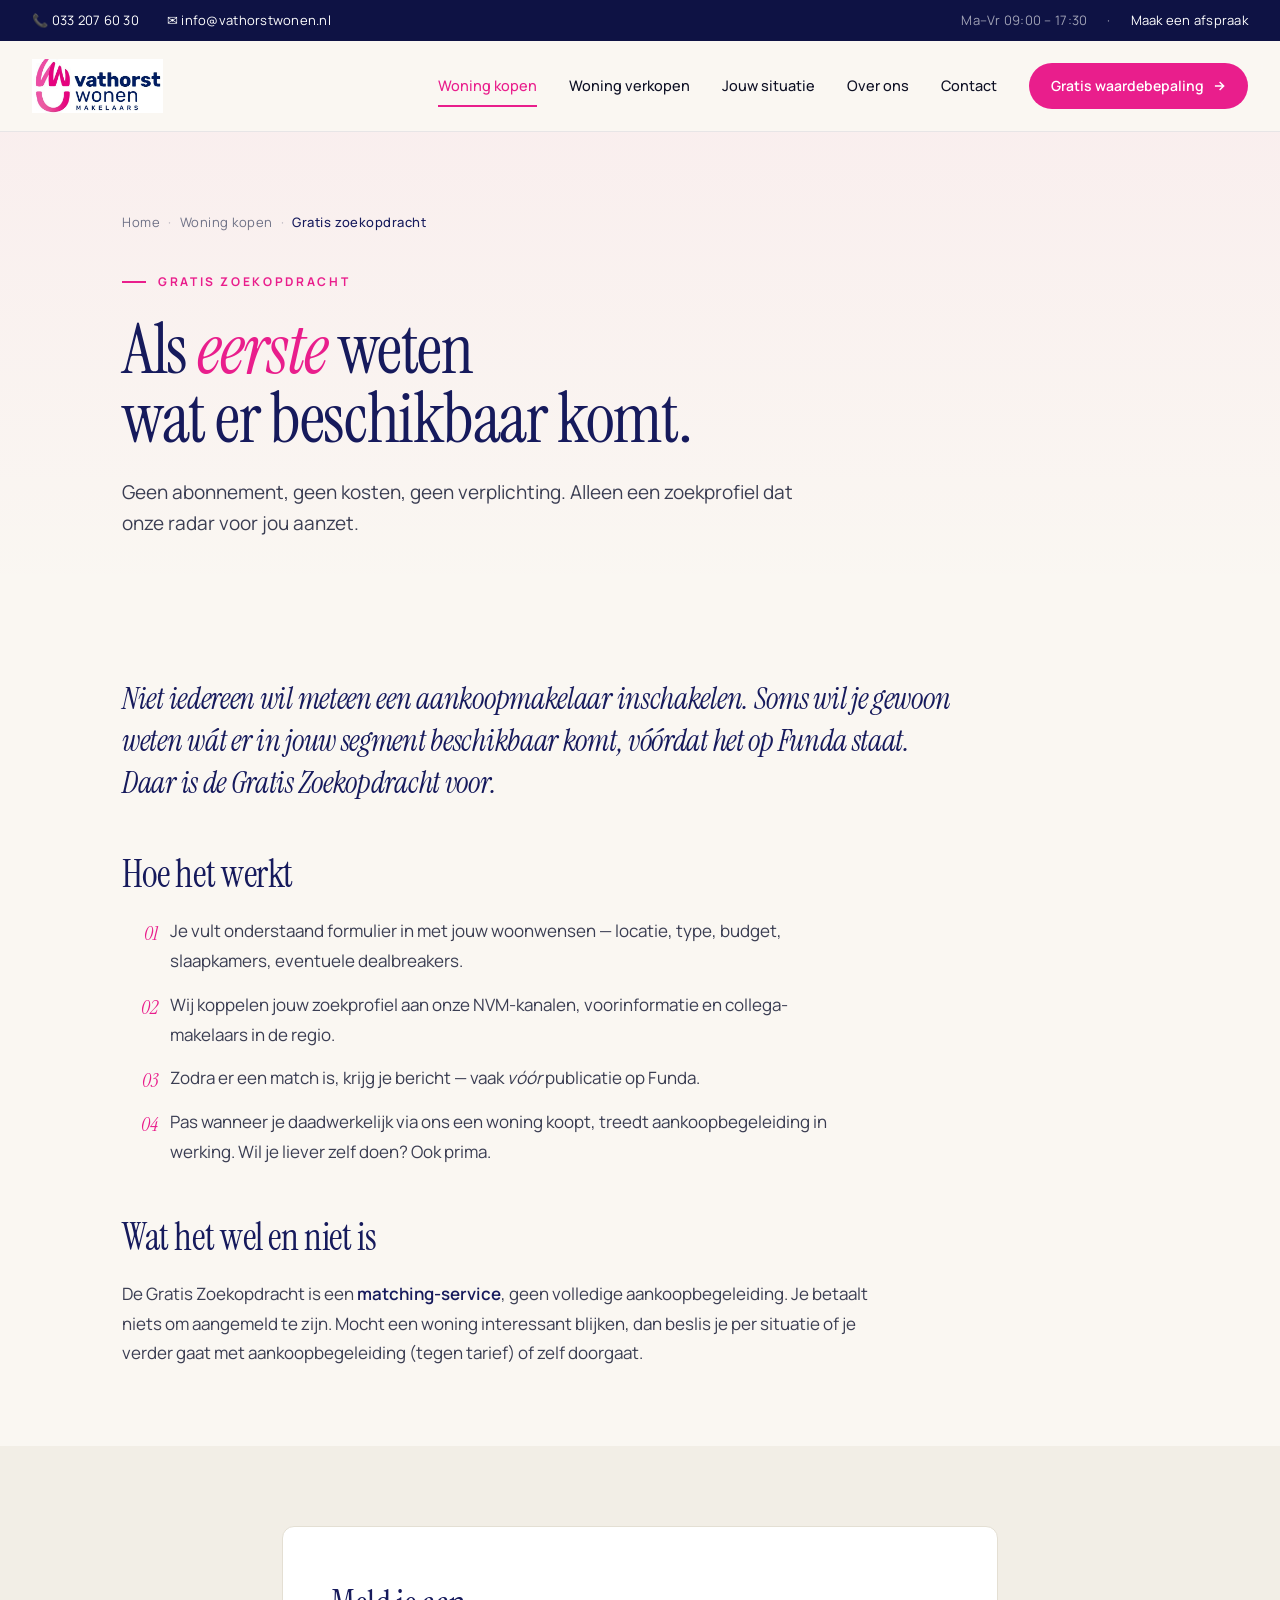
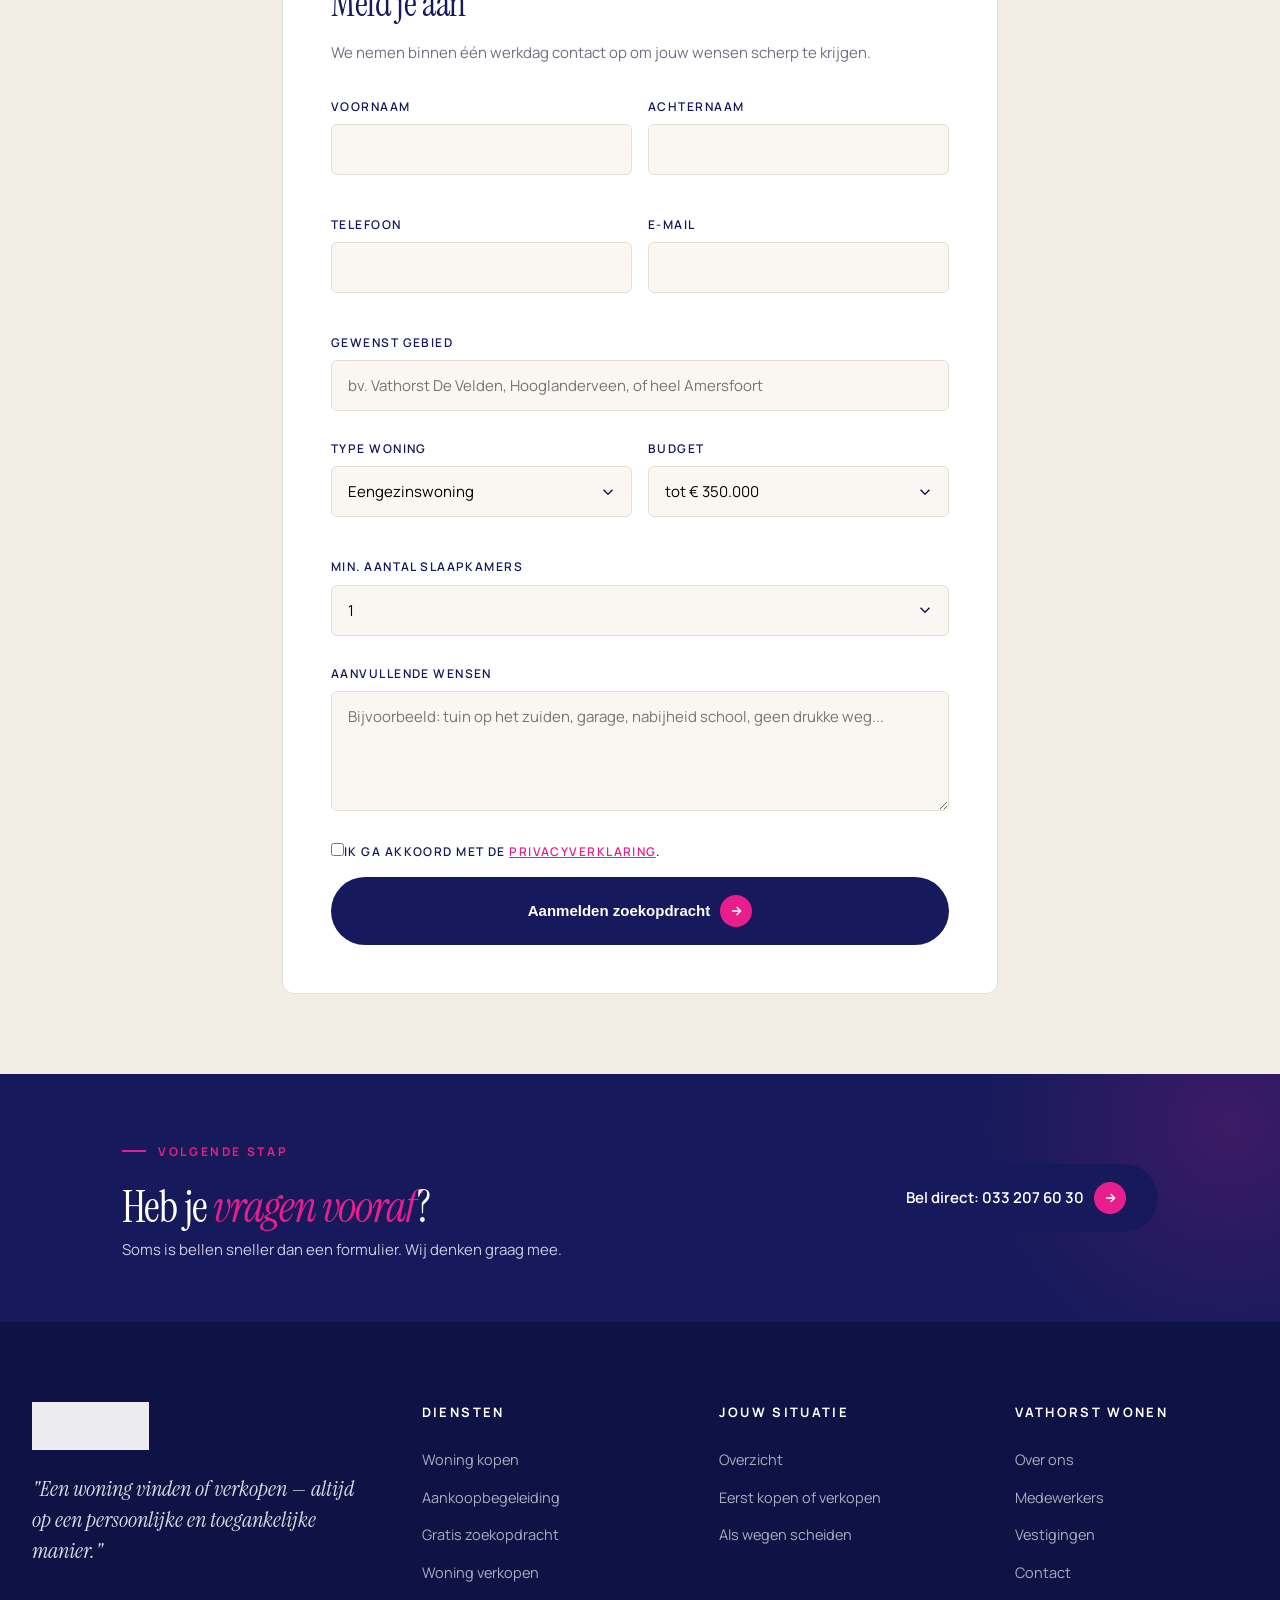
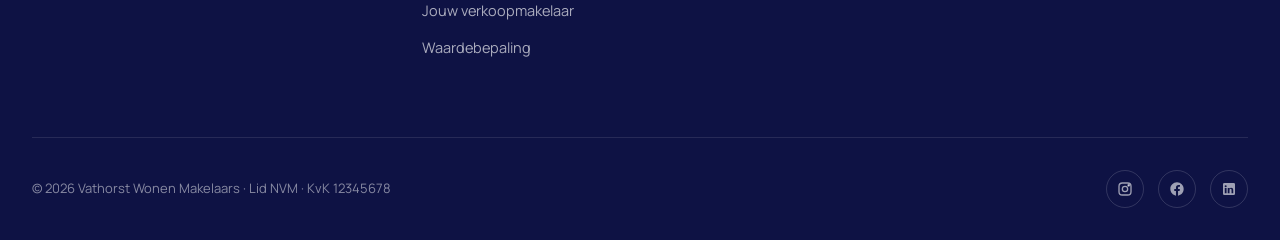
<file: gratis-zoekopdracht.html>
<!DOCTYPE html>
<html lang="nl">
<head>
<meta charset="UTF-8">
<meta name="viewport" content="width=device-width, initial-scale=1.0, viewport-fit=cover">
<meta name="theme-color" content="#161A5C">
<meta name="format-detection" content="telephone=yes">

<title>Gratis Zoekopdracht | Vathorst Wonen Makelaars</title>
<meta name="description" content="Krijg woningen in Vathorst en Amersfoort vóór ze publiek staan. Vrijblijvend aanmelden met jouw zoekprofiel.">
<meta name="author" content="Michel Visser — Vathorst Wonen Makelaars">
<meta name="robots" content="index, follow, max-image-preview:large, max-snippet:-1">
<link rel="canonical" href="https://www.vathorstwonen.nl/gratis-zoekopdracht.html">

<meta property="og:type" content="website">
<meta property="og:locale" content="nl_NL">
<meta property="og:site_name" content="Vathorst Wonen Makelaars">
<meta property="og:url" content="https://www.vathorstwonen.nl/gratis-zoekopdracht.html">
<meta property="og:title" content="Gratis Zoekopdracht | Vathorst Wonen Makelaars">
<meta property="og:description" content="Krijg woningen in Vathorst en Amersfoort vóór ze publiek staan. Vrijblijvend aanmelden met jouw zoekprofiel.">
<meta property="og:image" content="https://www.vathorstwonen.nl/images/michel-portrait.jpg">

<meta name="twitter:card" content="summary_large_image">
<meta name="twitter:title" content="Gratis Zoekopdracht | Vathorst Wonen Makelaars">
<meta name="twitter:description" content="Krijg woningen in Vathorst en Amersfoort vóór ze publiek staan. Vrijblijvend aanmelden met jouw zoekprofiel.">
<meta name="twitter:image" content="https://www.vathorstwonen.nl/images/michel-portrait.jpg">

<link rel="icon" type="image/svg+xml" href="data:image/svg+xml,%3Csvg xmlns='http://www.w3.org/2000/svg' viewBox='0 0 32 32'%3E%3Crect width='32' height='32' rx='6' fill='%23161A5C'/%3E%3Cpath d='M5 14L11 20L13 14L16 22L19 14L21 20L27 14' stroke='%23E91E8C' stroke-width='3' stroke-linecap='round' stroke-linejoin='round' fill='none'/%3E%3Ccircle cx='16' cy='9' r='3' fill='white'/%3E%3C/svg%3E">

<link rel="preconnect" href="https://fonts.googleapis.com">
<link rel="preconnect" href="https://fonts.gstatic.com" crossorigin>
<link href="https://fonts.googleapis.com/css2?family=Instrument+Serif:ital@0;1&family=Manrope:wght@300;400;500;600;700;800&display=swap" rel="stylesheet">
<link rel="stylesheet" href="styles.css">
</head>
<body>
<div class="utility">
  <div class="utility-inner">
    <div class="utility-left">
      <a href="tel:0332076030">📞 033 207 60 30</a>
      <a href="mailto:info@vathorstwonen.nl">✉ info@vathorstwonen.nl</a>
    </div>
    <div class="utility-right">
      <span>Ma–Vr 09:00 – 17:30</span>
      <span>·</span>
      <a href="contact.html">Maak een afspraak</a>
    </div>
  </div>
</div>

<header class="header">
  <div class="header-inner">
    <a href="index.html" class="logo" aria-label="Vathorst Wonen Makelaars - home">
      <img src="logo.png" alt="Vathorst Wonen Makelaars" width="200" height="82" class="logo-img">
    </a>

    <nav class="nav" id="mainNav" aria-label="Hoofdnavigatie">
      <a href="woning-kopen.html" class="nav-item is-active">Woning kopen</a>
      <a href="woning-verkopen.html" class="nav-item">Woning verkopen</a>
      <a href="jouw-situatie.html" class="nav-item">Jouw situatie</a>
      <a href="over-ons.html" class="nav-item">Over ons</a>
      <a href="contact.html" class="nav-item">Contact</a>
      <a href="waardebepaling.html" class="nav-cta">
        Gratis waardebepaling
        <svg viewBox="0 0 24 24" fill="none" stroke="currentColor" stroke-width="2.5" aria-hidden="true"><path d="M5 12h14M13 5l7 7-7 7"/></svg>
      </a>
    </nav>

    <button class="menu-toggle" aria-label="Menu openen" aria-expanded="false" aria-controls="mainNav">
      <span></span><span></span><span></span>
    </button>
  </div>
</header>

<div class="nav-backdrop" id="navBackdrop"></div>

<section class="page-hero">
  <div class="page-hero-inner">
    <nav class="breadcrumb" aria-label="Kruimelpad"><a href="index.html">Home</a><span class=sep>·</span><a href="woning-kopen.html">Woning kopen</a><span class=sep>·</span><span aria-current="page">Gratis zoekopdracht</span></nav>
    <div class="section-eyebrow">Gratis zoekopdracht</div>
    <h1 class="page-hero-title">Als <em>eerste</em> weten<br>wat er beschikbaar komt.</h1>
    <p class="page-hero-lead">Geen abonnement, geen kosten, geen verplichting. Alleen een zoekprofiel dat onze radar voor jou aanzet.</p>
  </div>
</section>
<section class="prose">
  <div class="prose-inner">
    <div class="prose-grid">
      <div>
        <p class="lead">Niet iedereen wil meteen een aankoopmakelaar inschakelen. Soms wil je gewoon weten wát er in jouw segment beschikbaar komt, vóórdat het op Funda staat. Daar is de Gratis Zoekopdracht voor.</p>

        <h2>Hoe het werkt</h2>
        <ol class="ordered">
          <li>Je vult onderstaand formulier in met jouw woonwensen — locatie, type, budget, slaapkamers, eventuele dealbreakers.</li>
          <li>Wij koppelen jouw zoekprofiel aan onze NVM-kanalen, voorinformatie en collega-makelaars in de regio.</li>
          <li>Zodra er een match is, krijg je bericht — vaak <em>vóór</em> publicatie op Funda.</li>
          <li>Pas wanneer je daadwerkelijk via ons een woning koopt, treedt aankoopbegeleiding in werking. Wil je liever zelf doen? Ook prima.</li>
        </ol>

        <h2>Wat het wel en niet is</h2>
        <p>De Gratis Zoekopdracht is een <strong>matching-service</strong>, geen volledige aankoopbegeleiding. Je betaalt niets om aangemeld te zijn. Mocht een woning interessant blijken, dan beslis je per situatie of je verder gaat met aankoopbegeleiding (tegen tarief) of zelf doorgaat.</p>
      </div>
    </div>
  </div>
</section>

<section class="form-section">
  <div class="form-section-inner">
    <div class="form-card">
      <h2>Meld je aan</h2>
      <p class="sub">We nemen binnen één werkdag contact op om jouw wensen scherp te krijgen.</p>
      <form onsubmit="event.preventDefault();alert('Bedankt! We nemen contact op.');">
        <div class="form-row">
          <div class="form-group"><label>Voornaam</label><input class="field" type="text" required></div>
          <div class="form-group"><label>Achternaam</label><input class="field" type="text" required></div>
        </div>
        <div class="form-row">
          <div class="form-group"><label>Telefoon</label><input class="field" type="tel"></div>
          <div class="form-group"><label>E-mail</label><input class="field" type="email" required></div>
        </div>
        <div class="form-group"><label>Gewenst gebied</label><input class="field" type="text" placeholder="bv. Vathorst De Velden, Hooglanderveen, of heel Amersfoort"></div>
        <div class="form-row">
          <div class="form-group"><label>Type woning</label><select class="field"><option>Eengezinswoning</option><option>Hoekwoning</option><option>2-onder-1-kap</option><option>Vrijstaand</option><option>Appartement</option><option>Maakt niet uit</option></select></div>
          <div class="form-group"><label>Budget</label><select class="field"><option>tot € 350.000</option><option>€ 350.000 – € 500.000</option><option>€ 500.000 – € 700.000</option><option>€ 700.000 – € 1.000.000</option><option>€ 1.000.000+</option></select></div>
        </div>
        <div class="form-group"><label>Min. aantal slaapkamers</label><select class="field"><option>1</option><option>2</option><option>3</option><option>4</option><option>5+</option></select></div>
        <div class="form-group"><label>Aanvullende wensen</label><textarea class="field" placeholder="Bijvoorbeeld: tuin op het zuiden, garage, nabijheid school, geen drukke weg..."></textarea></div>
        <label class="form-check"><input type="checkbox" required><span>Ik ga akkoord met de <a href="#">privacyverklaring</a>.</span></label>
        <button type="submit" class="btn-primary btn-full">Aanmelden zoekopdracht <span class="btn-arrow"><svg viewBox="0 0 24 24" fill="none" stroke="currentColor" stroke-width="2.5"><path d="M5 12h14M13 5l7 7-7 7"/></svg></span></button>
      </form>
    </div>
  </div>
</section>

<section class="cta-band">
  <div class="cta-band-inner">
    <div>
      <div class="section-eyebrow">Volgende stap</div>
      <h2>Heb je <em>vragen vooraf</em>?</h2>
      <p>Soms is bellen sneller dan een formulier. Wij denken graag mee.</p>
    </div>
    <a href="tel:0332076030" class="btn-primary">
      Bel direct: 033 207 60 30
      <span class="btn-arrow"><svg viewBox="0 0 24 24" fill="none" stroke="currentColor" stroke-width="2.5"><path d="M5 12h14M13 5l7 7-7 7"/></svg></span>
    </a>
  </div>
</section>
<footer class="footer">
  <div class="footer-inner">
    <div class="footer-grid">
      <div>
        <div class="footer-logo">
          <img src="logo.png" alt="Vathorst Wonen Makelaars" width="200" height="82" class="logo-img logo-img--inverted">
        </div>
        <p class="footer-tagline">"Een woning vinden of verkopen — altijd op een persoonlijke en toegankelijke manier."</p>
      </div>

      <div>
        <h4>Diensten</h4>
        <ul>
          <li><a href="woning-kopen.html">Woning kopen</a></li>
          <li><a href="aankoopbegeleiding.html">Aankoopbegeleiding</a></li>
          <li><a href="gratis-zoekopdracht.html">Gratis zoekopdracht</a></li>
          <li><a href="woning-verkopen.html">Woning verkopen</a></li>
          <li><a href="jouw-verkoopmakelaar.html">Jouw verkoopmakelaar</a></li>
          <li><a href="waardebepaling.html">Waardebepaling</a></li>
        </ul>
      </div>

      <div>
        <h4>Jouw situatie</h4>
        <ul>
          <li><a href="jouw-situatie.html">Overzicht</a></li>
          <li><a href="eerst-kopen-of-verkopen.html">Eerst kopen of verkopen</a></li>
          <li><a href="als-wegen-scheiden.html">Als wegen scheiden</a></li>
        </ul>
      </div>

      <div>
        <h4>Vathorst Wonen</h4>
        <ul>
          <li><a href="over-ons.html">Over ons</a></li>
          <li><a href="medewerkers.html">Medewerkers</a></li>
          <li><a href="vestigingen.html">Vestigingen</a></li>
          <li><a href="contact.html">Contact</a></li>
        </ul>
      </div>
    </div>

    <div class="footer-bottom">
      <div>© 2026 Vathorst Wonen Makelaars · Lid NVM · KvK 12345678</div>
      <div class="footer-socials">
        <a href="#" aria-label="Instagram"><svg viewBox="0 0 24 24" fill="none" stroke="currentColor" stroke-width="2"><rect x="3" y="3" width="18" height="18" rx="5"/><circle cx="12" cy="12" r="4"/><circle cx="17.5" cy="6.5" r="1" fill="currentColor"/></svg></a>
        <a href="#" aria-label="Facebook"><svg viewBox="0 0 24 24" fill="currentColor"><path d="M22 12.07C22 6.51 17.52 2 12 2S2 6.51 2 12.07c0 5 3.66 9.13 8.44 9.88v-6.99H7.9v-2.89h2.54V9.85c0-2.51 1.49-3.9 3.77-3.9 1.09 0 2.24.2 2.24.2v2.46h-1.26c-1.24 0-1.63.77-1.63 1.56v1.88h2.78l-.45 2.89h-2.33V22c4.78-.75 8.44-4.88 8.44-9.93z"/></svg></a>
        <a href="#" aria-label="LinkedIn"><svg viewBox="0 0 24 24" fill="currentColor"><path d="M19 3a2 2 0 012 2v14a2 2 0 01-2 2H5a2 2 0 01-2-2V5a2 2 0 012-2h14zM8.34 18.34V10.5H5.67v7.84h2.67zM7 9.34a1.55 1.55 0 100-3.1 1.55 1.55 0 000 3.1zm11.34 9V13.9c0-2.48-1.34-3.62-3.13-3.62a2.7 2.7 0 00-2.45 1.36V10.5h-2.67v7.84h2.67v-4.34c0-1.15.21-2.26 1.64-2.26 1.4 0 1.42 1.31 1.42 2.33v4.27h2.52z"/></svg></a>
      </div>
    </div>
  </div>
</footer>
<script src="script.js" defer></script>
</body>
</html>
</file>
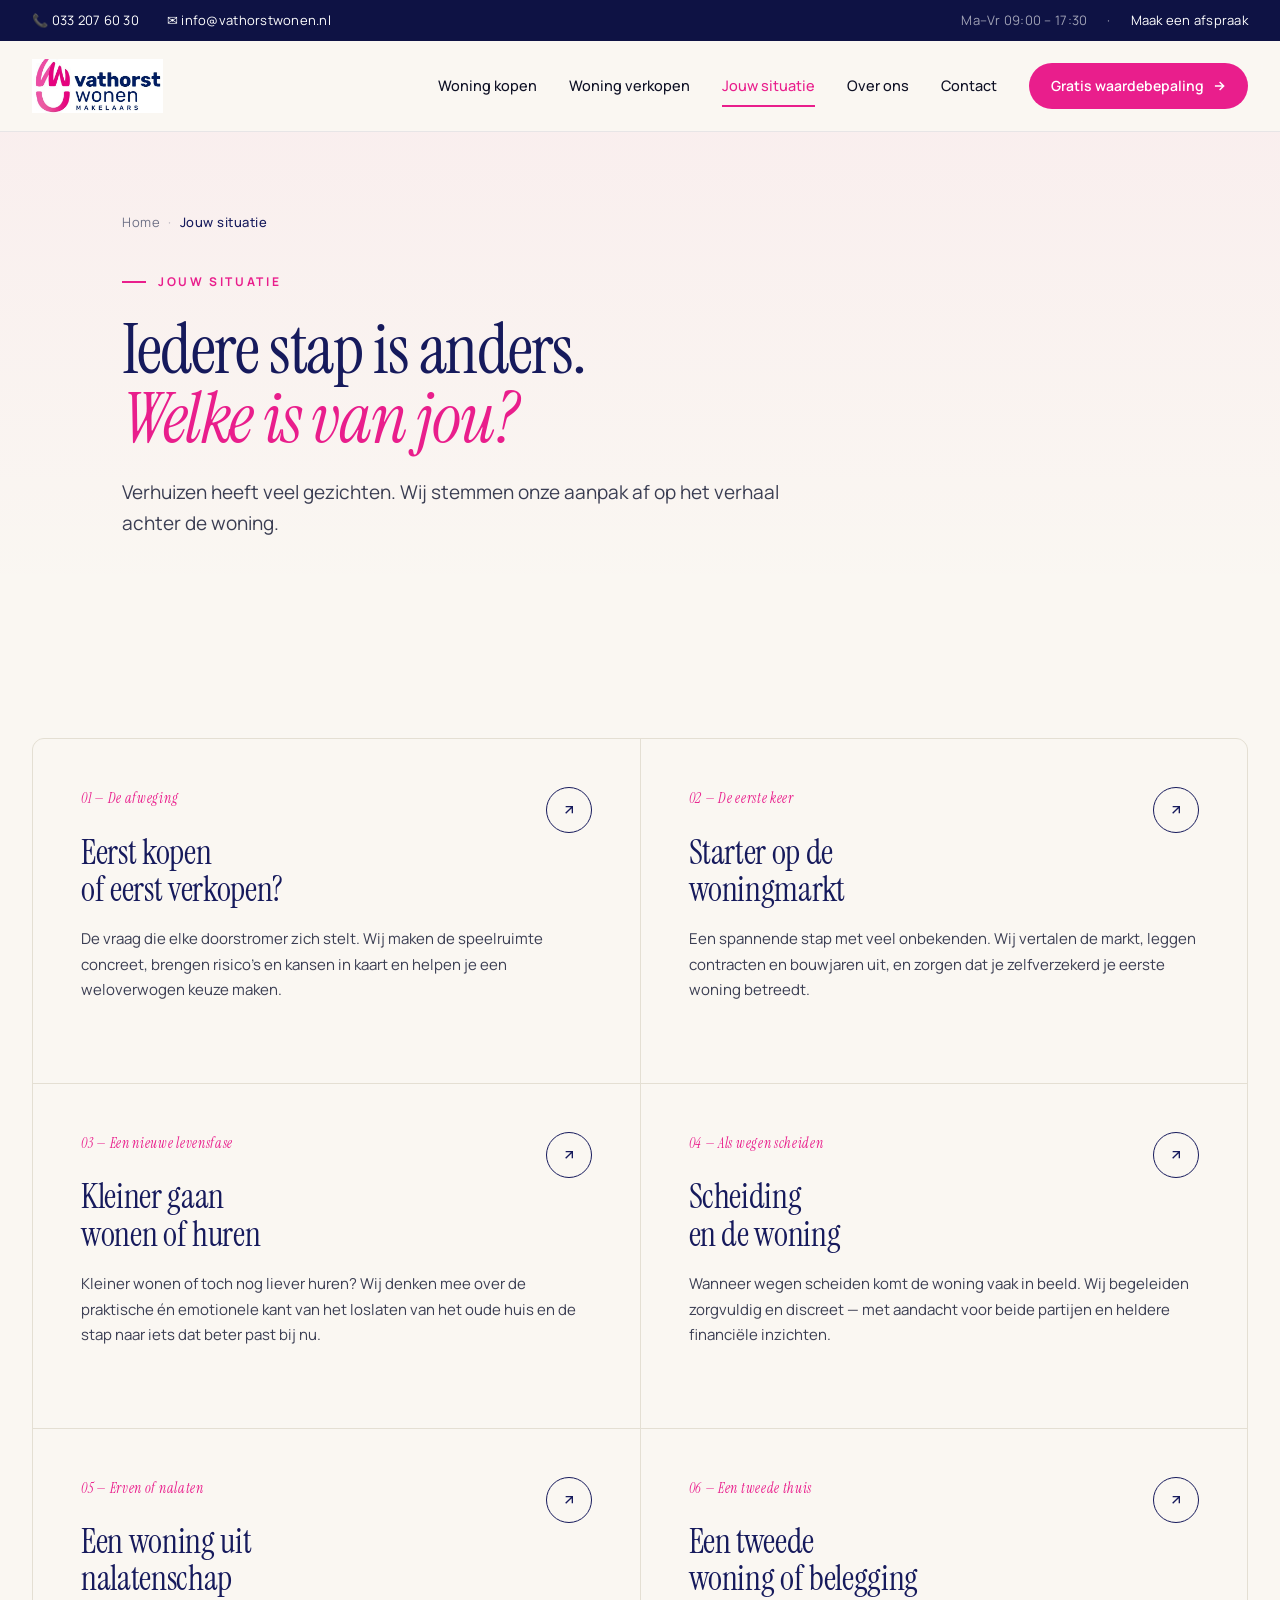
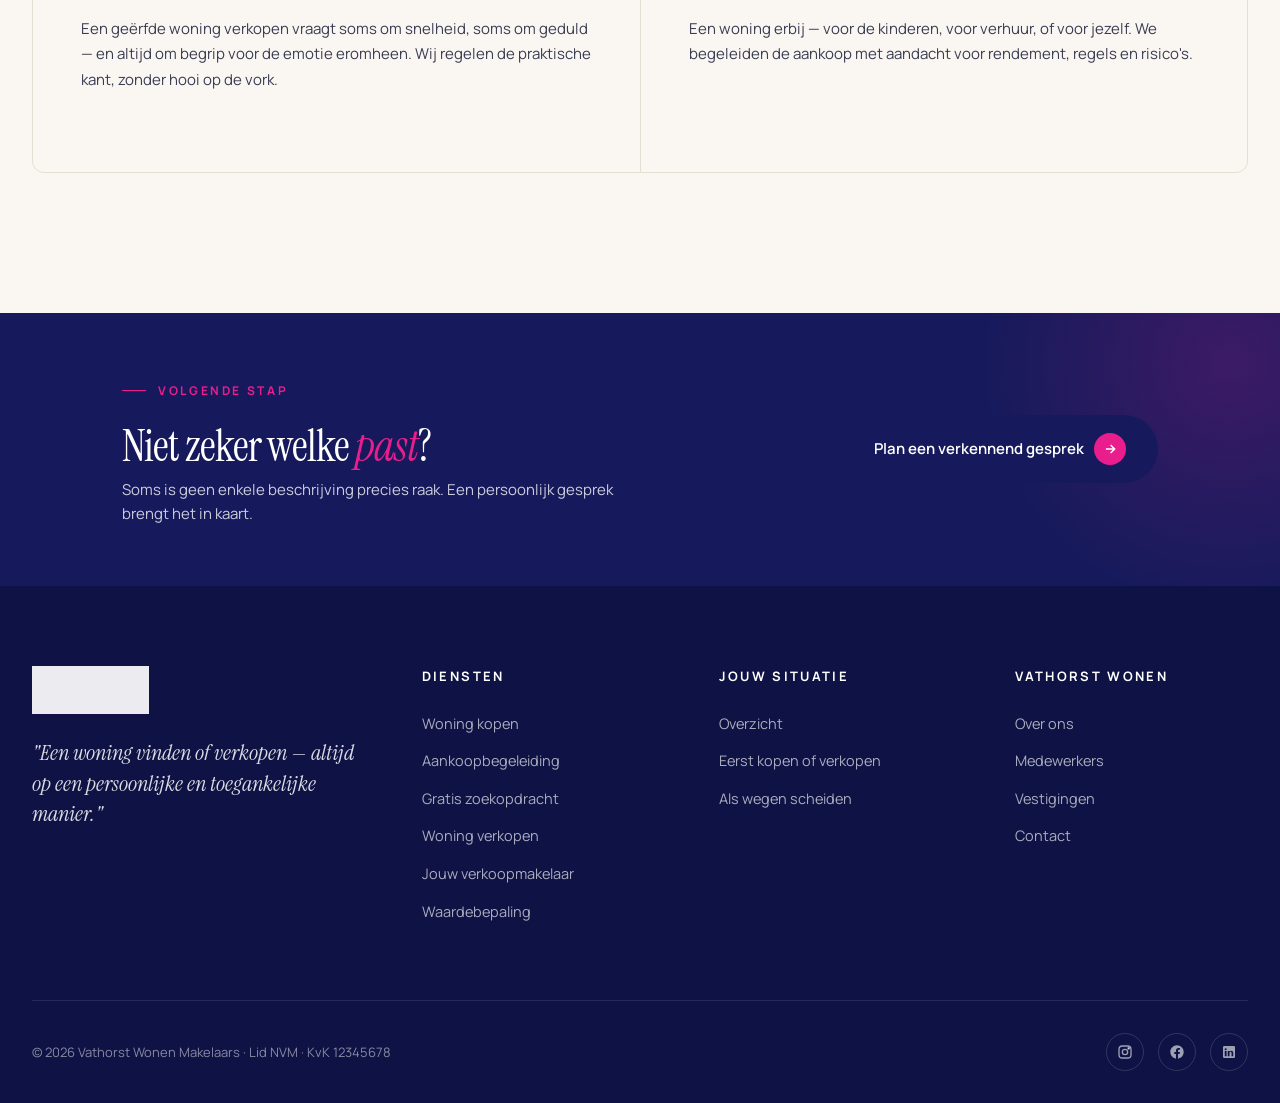
<file: jouw-situatie.html>
<!DOCTYPE html>
<html lang="nl">
<head>
<meta charset="UTF-8">
<meta name="viewport" content="width=device-width, initial-scale=1.0, viewport-fit=cover">
<meta name="theme-color" content="#161A5C">
<meta name="format-detection" content="telephone=yes">

<title>Jouw situatie — passend advies | Vathorst Wonen</title>
<meta name="description" content="Iedere verhuizing heeft een verhaal. Starter, doorstromer, senior, scheiding of erfwoning — Vathorst Wonen biedt advies op maat.">
<meta name="author" content="Michel Visser — Vathorst Wonen Makelaars">
<meta name="robots" content="index, follow, max-image-preview:large, max-snippet:-1">
<link rel="canonical" href="https://www.vathorstwonen.nl/jouw-situatie.html">

<meta property="og:type" content="website">
<meta property="og:locale" content="nl_NL">
<meta property="og:site_name" content="Vathorst Wonen Makelaars">
<meta property="og:url" content="https://www.vathorstwonen.nl/jouw-situatie.html">
<meta property="og:title" content="Jouw situatie — passend advies | Vathorst Wonen">
<meta property="og:description" content="Iedere verhuizing heeft een verhaal. Starter, doorstromer, senior, scheiding of erfwoning — Vathorst Wonen biedt advies op maat.">
<meta property="og:image" content="https://www.vathorstwonen.nl/images/michel-portrait.jpg">

<meta name="twitter:card" content="summary_large_image">
<meta name="twitter:title" content="Jouw situatie — passend advies | Vathorst Wonen">
<meta name="twitter:description" content="Iedere verhuizing heeft een verhaal. Starter, doorstromer, senior, scheiding of erfwoning — Vathorst Wonen biedt advies op maat.">
<meta name="twitter:image" content="https://www.vathorstwonen.nl/images/michel-portrait.jpg">

<link rel="icon" type="image/svg+xml" href="data:image/svg+xml,%3Csvg xmlns='http://www.w3.org/2000/svg' viewBox='0 0 32 32'%3E%3Crect width='32' height='32' rx='6' fill='%23161A5C'/%3E%3Cpath d='M5 14L11 20L13 14L16 22L19 14L21 20L27 14' stroke='%23E91E8C' stroke-width='3' stroke-linecap='round' stroke-linejoin='round' fill='none'/%3E%3Ccircle cx='16' cy='9' r='3' fill='white'/%3E%3C/svg%3E">

<link rel="preconnect" href="https://fonts.googleapis.com">
<link rel="preconnect" href="https://fonts.gstatic.com" crossorigin>
<link href="https://fonts.googleapis.com/css2?family=Instrument+Serif:ital@0;1&family=Manrope:wght@300;400;500;600;700;800&display=swap" rel="stylesheet">
<link rel="stylesheet" href="styles.css">
</head>
<body>
<div class="utility">
  <div class="utility-inner">
    <div class="utility-left">
      <a href="tel:0332076030">📞 033 207 60 30</a>
      <a href="mailto:info@vathorstwonen.nl">✉ info@vathorstwonen.nl</a>
    </div>
    <div class="utility-right">
      <span>Ma–Vr 09:00 – 17:30</span>
      <span>·</span>
      <a href="contact.html">Maak een afspraak</a>
    </div>
  </div>
</div>

<header class="header">
  <div class="header-inner">
    <a href="index.html" class="logo" aria-label="Vathorst Wonen Makelaars - home">
      <img src="logo.png" alt="Vathorst Wonen Makelaars" width="200" height="82" class="logo-img">
    </a>

    <nav class="nav" id="mainNav" aria-label="Hoofdnavigatie">
      <a href="woning-kopen.html" class="nav-item">Woning kopen</a>
      <a href="woning-verkopen.html" class="nav-item">Woning verkopen</a>
      <a href="jouw-situatie.html" class="nav-item is-active">Jouw situatie</a>
      <a href="over-ons.html" class="nav-item">Over ons</a>
      <a href="contact.html" class="nav-item">Contact</a>
      <a href="waardebepaling.html" class="nav-cta">
        Gratis waardebepaling
        <svg viewBox="0 0 24 24" fill="none" stroke="currentColor" stroke-width="2.5" aria-hidden="true"><path d="M5 12h14M13 5l7 7-7 7"/></svg>
      </a>
    </nav>

    <button class="menu-toggle" aria-label="Menu openen" aria-expanded="false" aria-controls="mainNav">
      <span></span><span></span><span></span>
    </button>
  </div>
</header>

<div class="nav-backdrop" id="navBackdrop"></div>

<section class="page-hero">
  <div class="page-hero-inner">
    <nav class="breadcrumb" aria-label="Kruimelpad"><a href="index.html">Home</a><span class=sep>·</span><span aria-current="page">Jouw situatie</span></nav>
    <div class="section-eyebrow">Jouw situatie</div>
    <h1 class="page-hero-title">Iedere stap is anders.<br><em>Welke is van jou?</em></h1>
    <p class="page-hero-lead">Verhuizen heeft veel gezichten. Wij stemmen onze aanpak af op het verhaal achter de woning.</p>
  </div>
</section>
<section class="situatie">
  <div class="situatie-inner">
    <div class="situatie-grid">
      <article class="situatie-card">
        <div class="situatie-num">01 — De afweging</div>
        <h3>Eerst kopen<br>of eerst verkopen?</h3>
        <p>De vraag die elke doorstromer zich stelt. Wij maken de speelruimte concreet, brengen risico's en kansen in kaart en helpen je een weloverwogen keuze maken.</p>
        <a href="eerst-kopen-of-verkopen.html" class="situatie-arrow" aria-label="Lees meer over eerst kopen of verkopen">
          <svg viewBox="0 0 24 24" fill="none" stroke="currentColor" stroke-width="2"><path d="M7 17L17 7M7 7h10v10"/></svg>
        </a>
      </article>

      <article class="situatie-card">
        <div class="situatie-num">02 — De eerste keer</div>
        <h3>Starter op de<br>woningmarkt</h3>
        <p>Een spannende stap met veel onbekenden. Wij vertalen de markt, leggen contracten en bouwjaren uit, en zorgen dat je zelfverzekerd je eerste woning betreedt.</p>
        <a href="contact.html" class="situatie-arrow" aria-label="Plan een starters-gesprek">
          <svg viewBox="0 0 24 24" fill="none" stroke="currentColor" stroke-width="2"><path d="M7 17L17 7M7 7h10v10"/></svg>
        </a>
      </article>

      <article class="situatie-card">
        <div class="situatie-num">03 — Een nieuwe levensfase</div>
        <h3>Kleiner gaan<br>wonen of huren</h3>
        <p>Kleiner wonen of toch nog liever huren? Wij denken mee over de praktische én emotionele kant van het loslaten van het oude huis en de stap naar iets dat beter past bij nu.</p>
        <a href="contact.html" class="situatie-arrow" aria-label="Plan een gesprek over kleiner wonen">
          <svg viewBox="0 0 24 24" fill="none" stroke="currentColor" stroke-width="2"><path d="M7 17L17 7M7 7h10v10"/></svg>
        </a>
      </article>

      <article class="situatie-card">
        <div class="situatie-num">04 — Als wegen scheiden</div>
        <h3>Scheiding<br>en de woning</h3>
        <p>Wanneer wegen scheiden komt de woning vaak in beeld. Wij begeleiden zorgvuldig en discreet — met aandacht voor beide partijen en heldere financiële inzichten.</p>
        <a href="als-wegen-scheiden.html" class="situatie-arrow" aria-label="Lees meer over scheiding en de woning">
          <svg viewBox="0 0 24 24" fill="none" stroke="currentColor" stroke-width="2"><path d="M7 17L17 7M7 7h10v10"/></svg>
        </a>
      </article>

      <article class="situatie-card">
        <div class="situatie-num">05 — Erven of nalaten</div>
        <h3>Een woning uit<br>nalatenschap</h3>
        <p>Een geërfde woning verkopen vraagt soms om snelheid, soms om geduld — en altijd om begrip voor de emotie eromheen. Wij regelen de praktische kant, zonder hooi op de vork.</p>
        <a href="contact.html" class="situatie-arrow" aria-label="Plan een gesprek over erfwoning">
          <svg viewBox="0 0 24 24" fill="none" stroke="currentColor" stroke-width="2"><path d="M7 17L17 7M7 7h10v10"/></svg>
        </a>
      </article>

      <article class="situatie-card">
        <div class="situatie-num">06 — Een tweede thuis</div>
        <h3>Een tweede<br>woning of belegging</h3>
        <p>Een woning erbij — voor de kinderen, voor verhuur, of voor jezelf. We begeleiden de aankoop met aandacht voor rendement, regels en risico's.</p>
        <a href="contact.html" class="situatie-arrow" aria-label="Plan een gesprek over beleggingsvastgoed">
          <svg viewBox="0 0 24 24" fill="none" stroke="currentColor" stroke-width="2"><path d="M7 17L17 7M7 7h10v10"/></svg>
        </a>
      </article>
    </div>
  </div>
</section>

<section class="cta-band">
  <div class="cta-band-inner">
    <div>
      <div class="section-eyebrow">Volgende stap</div>
      <h2>Niet zeker welke <em>past</em>?</h2>
      <p>Soms is geen enkele beschrijving precies raak. Een persoonlijk gesprek brengt het in kaart.</p>
    </div>
    <a href="contact.html" class="btn-primary">
      Plan een verkennend gesprek
      <span class="btn-arrow"><svg viewBox="0 0 24 24" fill="none" stroke="currentColor" stroke-width="2.5"><path d="M5 12h14M13 5l7 7-7 7"/></svg></span>
    </a>
  </div>
</section>
<footer class="footer">
  <div class="footer-inner">
    <div class="footer-grid">
      <div>
        <div class="footer-logo">
          <img src="logo.png" alt="Vathorst Wonen Makelaars" width="200" height="82" class="logo-img logo-img--inverted">
        </div>
        <p class="footer-tagline">"Een woning vinden of verkopen — altijd op een persoonlijke en toegankelijke manier."</p>
      </div>

      <div>
        <h4>Diensten</h4>
        <ul>
          <li><a href="woning-kopen.html">Woning kopen</a></li>
          <li><a href="aankoopbegeleiding.html">Aankoopbegeleiding</a></li>
          <li><a href="gratis-zoekopdracht.html">Gratis zoekopdracht</a></li>
          <li><a href="woning-verkopen.html">Woning verkopen</a></li>
          <li><a href="jouw-verkoopmakelaar.html">Jouw verkoopmakelaar</a></li>
          <li><a href="waardebepaling.html">Waardebepaling</a></li>
        </ul>
      </div>

      <div>
        <h4>Jouw situatie</h4>
        <ul>
          <li><a href="jouw-situatie.html">Overzicht</a></li>
          <li><a href="eerst-kopen-of-verkopen.html">Eerst kopen of verkopen</a></li>
          <li><a href="als-wegen-scheiden.html">Als wegen scheiden</a></li>
        </ul>
      </div>

      <div>
        <h4>Vathorst Wonen</h4>
        <ul>
          <li><a href="over-ons.html">Over ons</a></li>
          <li><a href="medewerkers.html">Medewerkers</a></li>
          <li><a href="vestigingen.html">Vestigingen</a></li>
          <li><a href="contact.html">Contact</a></li>
        </ul>
      </div>
    </div>

    <div class="footer-bottom">
      <div>© 2026 Vathorst Wonen Makelaars · Lid NVM · KvK 12345678</div>
      <div class="footer-socials">
        <a href="#" aria-label="Instagram"><svg viewBox="0 0 24 24" fill="none" stroke="currentColor" stroke-width="2"><rect x="3" y="3" width="18" height="18" rx="5"/><circle cx="12" cy="12" r="4"/><circle cx="17.5" cy="6.5" r="1" fill="currentColor"/></svg></a>
        <a href="#" aria-label="Facebook"><svg viewBox="0 0 24 24" fill="currentColor"><path d="M22 12.07C22 6.51 17.52 2 12 2S2 6.51 2 12.07c0 5 3.66 9.13 8.44 9.88v-6.99H7.9v-2.89h2.54V9.85c0-2.51 1.49-3.9 3.77-3.9 1.09 0 2.24.2 2.24.2v2.46h-1.26c-1.24 0-1.63.77-1.63 1.56v1.88h2.78l-.45 2.89h-2.33V22c4.78-.75 8.44-4.88 8.44-9.93z"/></svg></a>
        <a href="#" aria-label="LinkedIn"><svg viewBox="0 0 24 24" fill="currentColor"><path d="M19 3a2 2 0 012 2v14a2 2 0 01-2 2H5a2 2 0 01-2-2V5a2 2 0 012-2h14zM8.34 18.34V10.5H5.67v7.84h2.67zM7 9.34a1.55 1.55 0 100-3.1 1.55 1.55 0 000 3.1zm11.34 9V13.9c0-2.48-1.34-3.62-3.13-3.62a2.7 2.7 0 00-2.45 1.36V10.5h-2.67v7.84h2.67v-4.34c0-1.15.21-2.26 1.64-2.26 1.4 0 1.42 1.31 1.42 2.33v4.27h2.52z"/></svg></a>
      </div>
    </div>
  </div>
</footer>
<script src="script.js" defer></script>
</body>
</html>
</file>
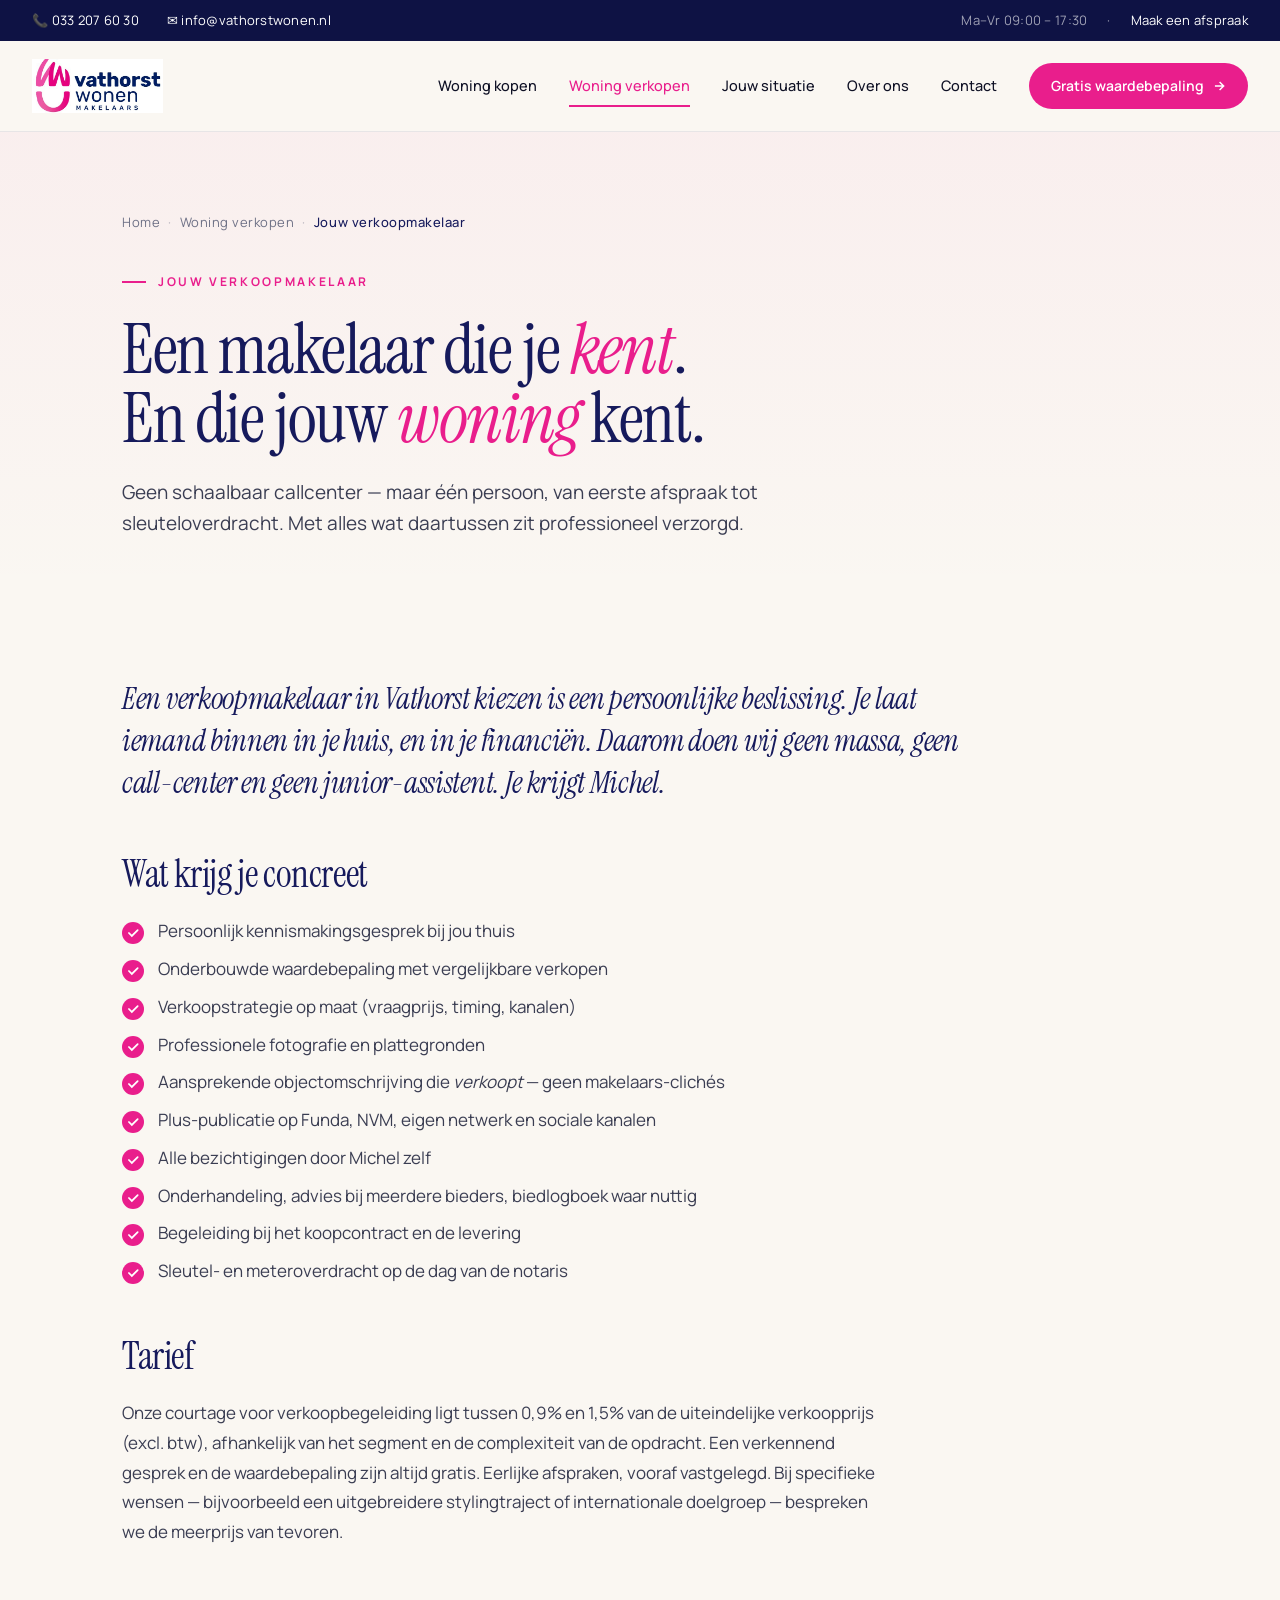
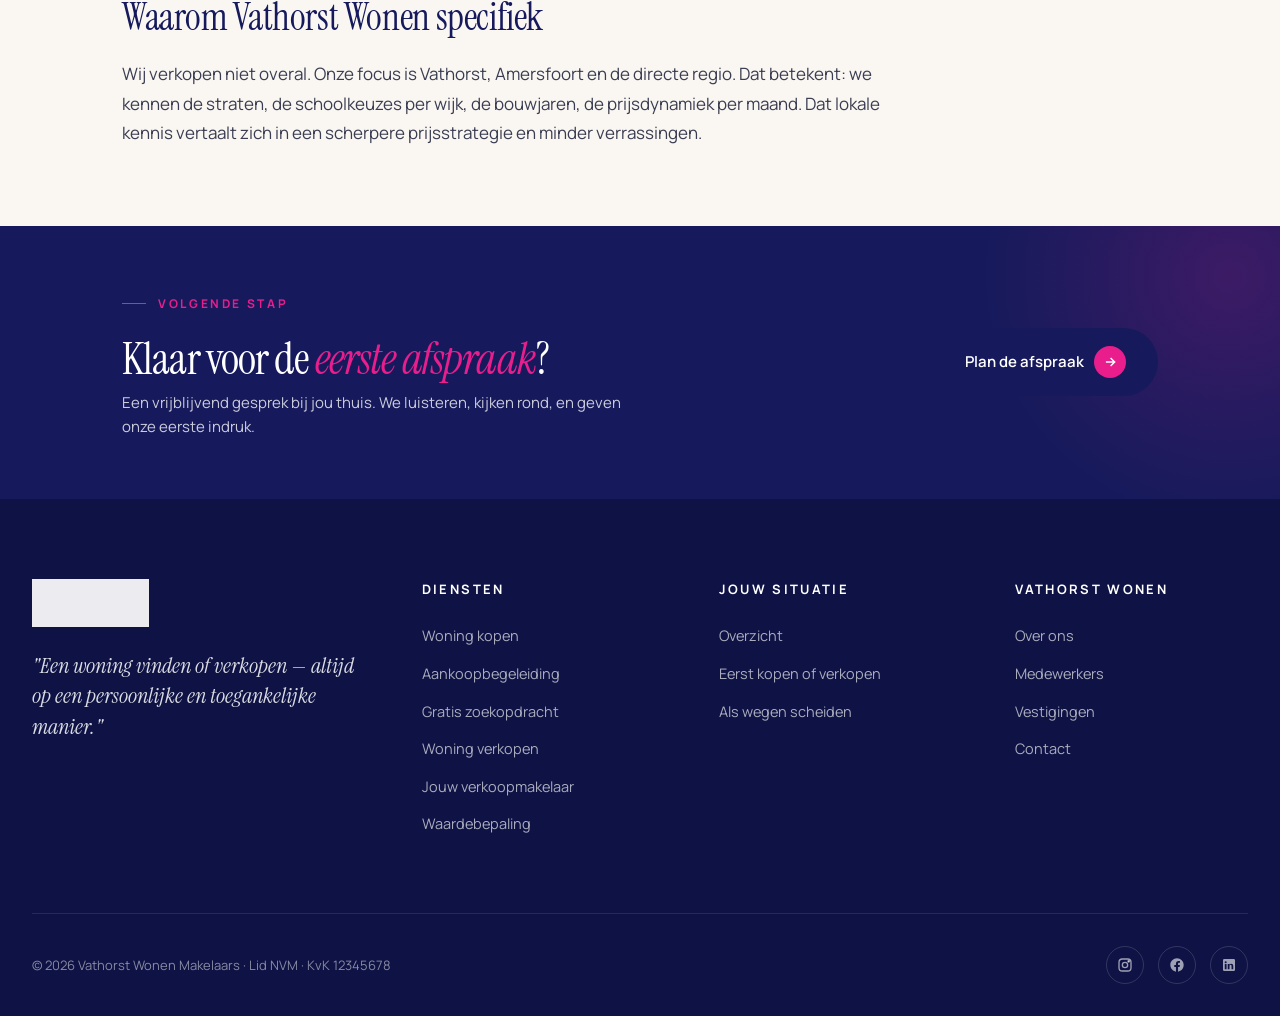
<file: jouw-verkoopmakelaar.html>
<!DOCTYPE html>
<html lang="nl">
<head>
<meta charset="UTF-8">
<meta name="viewport" content="width=device-width, initial-scale=1.0, viewport-fit=cover">
<meta name="theme-color" content="#161A5C">
<meta name="format-detection" content="telephone=yes">

<title>Jouw verkoopmakelaar in Vathorst | Vathorst Wonen</title>
<meta name="description" content="Persoonlijke verkoopbegeleiding door NVM Register Makelaar Michel Visser. Professionele presentatie, scherpe strategie, eerlijke tarieven.">
<meta name="author" content="Michel Visser — Vathorst Wonen Makelaars">
<meta name="robots" content="index, follow, max-image-preview:large, max-snippet:-1">
<link rel="canonical" href="https://www.vathorstwonen.nl/jouw-verkoopmakelaar.html">

<meta property="og:type" content="website">
<meta property="og:locale" content="nl_NL">
<meta property="og:site_name" content="Vathorst Wonen Makelaars">
<meta property="og:url" content="https://www.vathorstwonen.nl/jouw-verkoopmakelaar.html">
<meta property="og:title" content="Jouw verkoopmakelaar in Vathorst | Vathorst Wonen">
<meta property="og:description" content="Persoonlijke verkoopbegeleiding door NVM Register Makelaar Michel Visser. Professionele presentatie, scherpe strategie, eerlijke tarieven.">
<meta property="og:image" content="https://www.vathorstwonen.nl/images/michel-portrait.jpg">

<meta name="twitter:card" content="summary_large_image">
<meta name="twitter:title" content="Jouw verkoopmakelaar in Vathorst | Vathorst Wonen">
<meta name="twitter:description" content="Persoonlijke verkoopbegeleiding door NVM Register Makelaar Michel Visser. Professionele presentatie, scherpe strategie, eerlijke tarieven.">
<meta name="twitter:image" content="https://www.vathorstwonen.nl/images/michel-portrait.jpg">

<link rel="icon" type="image/svg+xml" href="data:image/svg+xml,%3Csvg xmlns='http://www.w3.org/2000/svg' viewBox='0 0 32 32'%3E%3Crect width='32' height='32' rx='6' fill='%23161A5C'/%3E%3Cpath d='M5 14L11 20L13 14L16 22L19 14L21 20L27 14' stroke='%23E91E8C' stroke-width='3' stroke-linecap='round' stroke-linejoin='round' fill='none'/%3E%3Ccircle cx='16' cy='9' r='3' fill='white'/%3E%3C/svg%3E">

<link rel="preconnect" href="https://fonts.googleapis.com">
<link rel="preconnect" href="https://fonts.gstatic.com" crossorigin>
<link href="https://fonts.googleapis.com/css2?family=Instrument+Serif:ital@0;1&family=Manrope:wght@300;400;500;600;700;800&display=swap" rel="stylesheet">
<link rel="stylesheet" href="styles.css">
</head>
<body>
<div class="utility">
  <div class="utility-inner">
    <div class="utility-left">
      <a href="tel:0332076030">📞 033 207 60 30</a>
      <a href="mailto:info@vathorstwonen.nl">✉ info@vathorstwonen.nl</a>
    </div>
    <div class="utility-right">
      <span>Ma–Vr 09:00 – 17:30</span>
      <span>·</span>
      <a href="contact.html">Maak een afspraak</a>
    </div>
  </div>
</div>

<header class="header">
  <div class="header-inner">
    <a href="index.html" class="logo" aria-label="Vathorst Wonen Makelaars - home">
      <img src="logo.png" alt="Vathorst Wonen Makelaars" width="200" height="82" class="logo-img">
    </a>

    <nav class="nav" id="mainNav" aria-label="Hoofdnavigatie">
      <a href="woning-kopen.html" class="nav-item">Woning kopen</a>
      <a href="woning-verkopen.html" class="nav-item is-active">Woning verkopen</a>
      <a href="jouw-situatie.html" class="nav-item">Jouw situatie</a>
      <a href="over-ons.html" class="nav-item">Over ons</a>
      <a href="contact.html" class="nav-item">Contact</a>
      <a href="waardebepaling.html" class="nav-cta">
        Gratis waardebepaling
        <svg viewBox="0 0 24 24" fill="none" stroke="currentColor" stroke-width="2.5" aria-hidden="true"><path d="M5 12h14M13 5l7 7-7 7"/></svg>
      </a>
    </nav>

    <button class="menu-toggle" aria-label="Menu openen" aria-expanded="false" aria-controls="mainNav">
      <span></span><span></span><span></span>
    </button>
  </div>
</header>

<div class="nav-backdrop" id="navBackdrop"></div>

<section class="page-hero">
  <div class="page-hero-inner">
    <nav class="breadcrumb" aria-label="Kruimelpad"><a href="index.html">Home</a><span class=sep>·</span><a href="woning-verkopen.html">Woning verkopen</a><span class=sep>·</span><span aria-current="page">Jouw verkoopmakelaar</span></nav>
    <div class="section-eyebrow">Jouw verkoopmakelaar</div>
    <h1 class="page-hero-title">Een makelaar die je <em>kent</em>.<br>En die jouw <em>woning</em> kent.</h1>
    <p class="page-hero-lead">Geen schaalbaar callcenter — maar één persoon, van eerste afspraak tot sleuteloverdracht. Met alles wat daartussen zit professioneel verzorgd.</p>
  </div>
</section>
<section class="prose">
  <div class="prose-inner">
    <div class="prose-grid">
      <div>
        <p class="lead">Een verkoopmakelaar in Vathorst kiezen is een persoonlijke beslissing. Je laat iemand binnen in je huis, en in je financiën. Daarom doen wij geen massa, geen call-center en geen junior-assistent. Je krijgt Michel.</p>

        <h2>Wat krijg je concreet</h2>
        <ul class="check-list">
          <li>Persoonlijk kennismakingsgesprek bij jou thuis</li>
          <li>Onderbouwde waardebepaling met vergelijkbare verkopen</li>
          <li>Verkoopstrategie op maat (vraagprijs, timing, kanalen)</li>
          <li>Professionele fotografie en plattegronden</li>
          <li>Aansprekende objectomschrijving die <em>verkoopt</em> — geen makelaars-clichés</li>
          <li>Plus-publicatie op Funda, NVM, eigen netwerk en sociale kanalen</li>
          <li>Alle bezichtigingen door Michel zelf</li>
          <li>Onderhandeling, advies bij meerdere bieders, biedlogboek waar nuttig</li>
          <li>Begeleiding bij het koopcontract en de levering</li>
          <li>Sleutel- en meteroverdracht op de dag van de notaris</li>
        </ul>

        <h2>Tarief</h2>
        <p>Onze courtage voor verkoopbegeleiding ligt tussen 0,9% en 1,5% van de uiteindelijke verkoopprijs (excl. btw), afhankelijk van het segment en de complexiteit van de opdracht. Een verkennend gesprek en de waardebepaling zijn altijd gratis. Eerlijke afspraken, vooraf vastgelegd. Bij specifieke wensen — bijvoorbeeld een uitgebreidere stylingtraject of internationale doelgroep — bespreken we de meerprijs van tevoren.</p>

        <h2>Waarom Vathorst Wonen specifiek</h2>
        <p>Wij verkopen niet overal. Onze focus is Vathorst, Amersfoort en de directe regio. Dat betekent: we kennen de straten, de schoolkeuzes per wijk, de bouwjaren, de prijsdynamiek per maand. Dat lokale kennis vertaalt zich in een scherpere prijsstrategie en minder verrassingen.</p>
      </div>
    </div>
  </div>
</section>

<section class="cta-band">
  <div class="cta-band-inner">
    <div>
      <div class="section-eyebrow">Volgende stap</div>
      <h2>Klaar voor de <em>eerste afspraak</em>?</h2>
      <p>Een vrijblijvend gesprek bij jou thuis. We luisteren, kijken rond, en geven onze eerste indruk.</p>
    </div>
    <a href="contact.html" class="btn-primary">
      Plan de afspraak
      <span class="btn-arrow"><svg viewBox="0 0 24 24" fill="none" stroke="currentColor" stroke-width="2.5"><path d="M5 12h14M13 5l7 7-7 7"/></svg></span>
    </a>
  </div>
</section>
<footer class="footer">
  <div class="footer-inner">
    <div class="footer-grid">
      <div>
        <div class="footer-logo">
          <img src="logo.png" alt="Vathorst Wonen Makelaars" width="200" height="82" class="logo-img logo-img--inverted">
        </div>
        <p class="footer-tagline">"Een woning vinden of verkopen — altijd op een persoonlijke en toegankelijke manier."</p>
      </div>

      <div>
        <h4>Diensten</h4>
        <ul>
          <li><a href="woning-kopen.html">Woning kopen</a></li>
          <li><a href="aankoopbegeleiding.html">Aankoopbegeleiding</a></li>
          <li><a href="gratis-zoekopdracht.html">Gratis zoekopdracht</a></li>
          <li><a href="woning-verkopen.html">Woning verkopen</a></li>
          <li><a href="jouw-verkoopmakelaar.html">Jouw verkoopmakelaar</a></li>
          <li><a href="waardebepaling.html">Waardebepaling</a></li>
        </ul>
      </div>

      <div>
        <h4>Jouw situatie</h4>
        <ul>
          <li><a href="jouw-situatie.html">Overzicht</a></li>
          <li><a href="eerst-kopen-of-verkopen.html">Eerst kopen of verkopen</a></li>
          <li><a href="als-wegen-scheiden.html">Als wegen scheiden</a></li>
        </ul>
      </div>

      <div>
        <h4>Vathorst Wonen</h4>
        <ul>
          <li><a href="over-ons.html">Over ons</a></li>
          <li><a href="medewerkers.html">Medewerkers</a></li>
          <li><a href="vestigingen.html">Vestigingen</a></li>
          <li><a href="contact.html">Contact</a></li>
        </ul>
      </div>
    </div>

    <div class="footer-bottom">
      <div>© 2026 Vathorst Wonen Makelaars · Lid NVM · KvK 12345678</div>
      <div class="footer-socials">
        <a href="#" aria-label="Instagram"><svg viewBox="0 0 24 24" fill="none" stroke="currentColor" stroke-width="2"><rect x="3" y="3" width="18" height="18" rx="5"/><circle cx="12" cy="12" r="4"/><circle cx="17.5" cy="6.5" r="1" fill="currentColor"/></svg></a>
        <a href="#" aria-label="Facebook"><svg viewBox="0 0 24 24" fill="currentColor"><path d="M22 12.07C22 6.51 17.52 2 12 2S2 6.51 2 12.07c0 5 3.66 9.13 8.44 9.88v-6.99H7.9v-2.89h2.54V9.85c0-2.51 1.49-3.9 3.77-3.9 1.09 0 2.24.2 2.24.2v2.46h-1.26c-1.24 0-1.63.77-1.63 1.56v1.88h2.78l-.45 2.89h-2.33V22c4.78-.75 8.44-4.88 8.44-9.93z"/></svg></a>
        <a href="#" aria-label="LinkedIn"><svg viewBox="0 0 24 24" fill="currentColor"><path d="M19 3a2 2 0 012 2v14a2 2 0 01-2 2H5a2 2 0 01-2-2V5a2 2 0 012-2h14zM8.34 18.34V10.5H5.67v7.84h2.67zM7 9.34a1.55 1.55 0 100-3.1 1.55 1.55 0 000 3.1zm11.34 9V13.9c0-2.48-1.34-3.62-3.13-3.62a2.7 2.7 0 00-2.45 1.36V10.5h-2.67v7.84h2.67v-4.34c0-1.15.21-2.26 1.64-2.26 1.4 0 1.42 1.31 1.42 2.33v4.27h2.52z"/></svg></a>
      </div>
    </div>
  </div>
</footer>
<script src="script.js" defer></script>
</body>
</html>
</file>
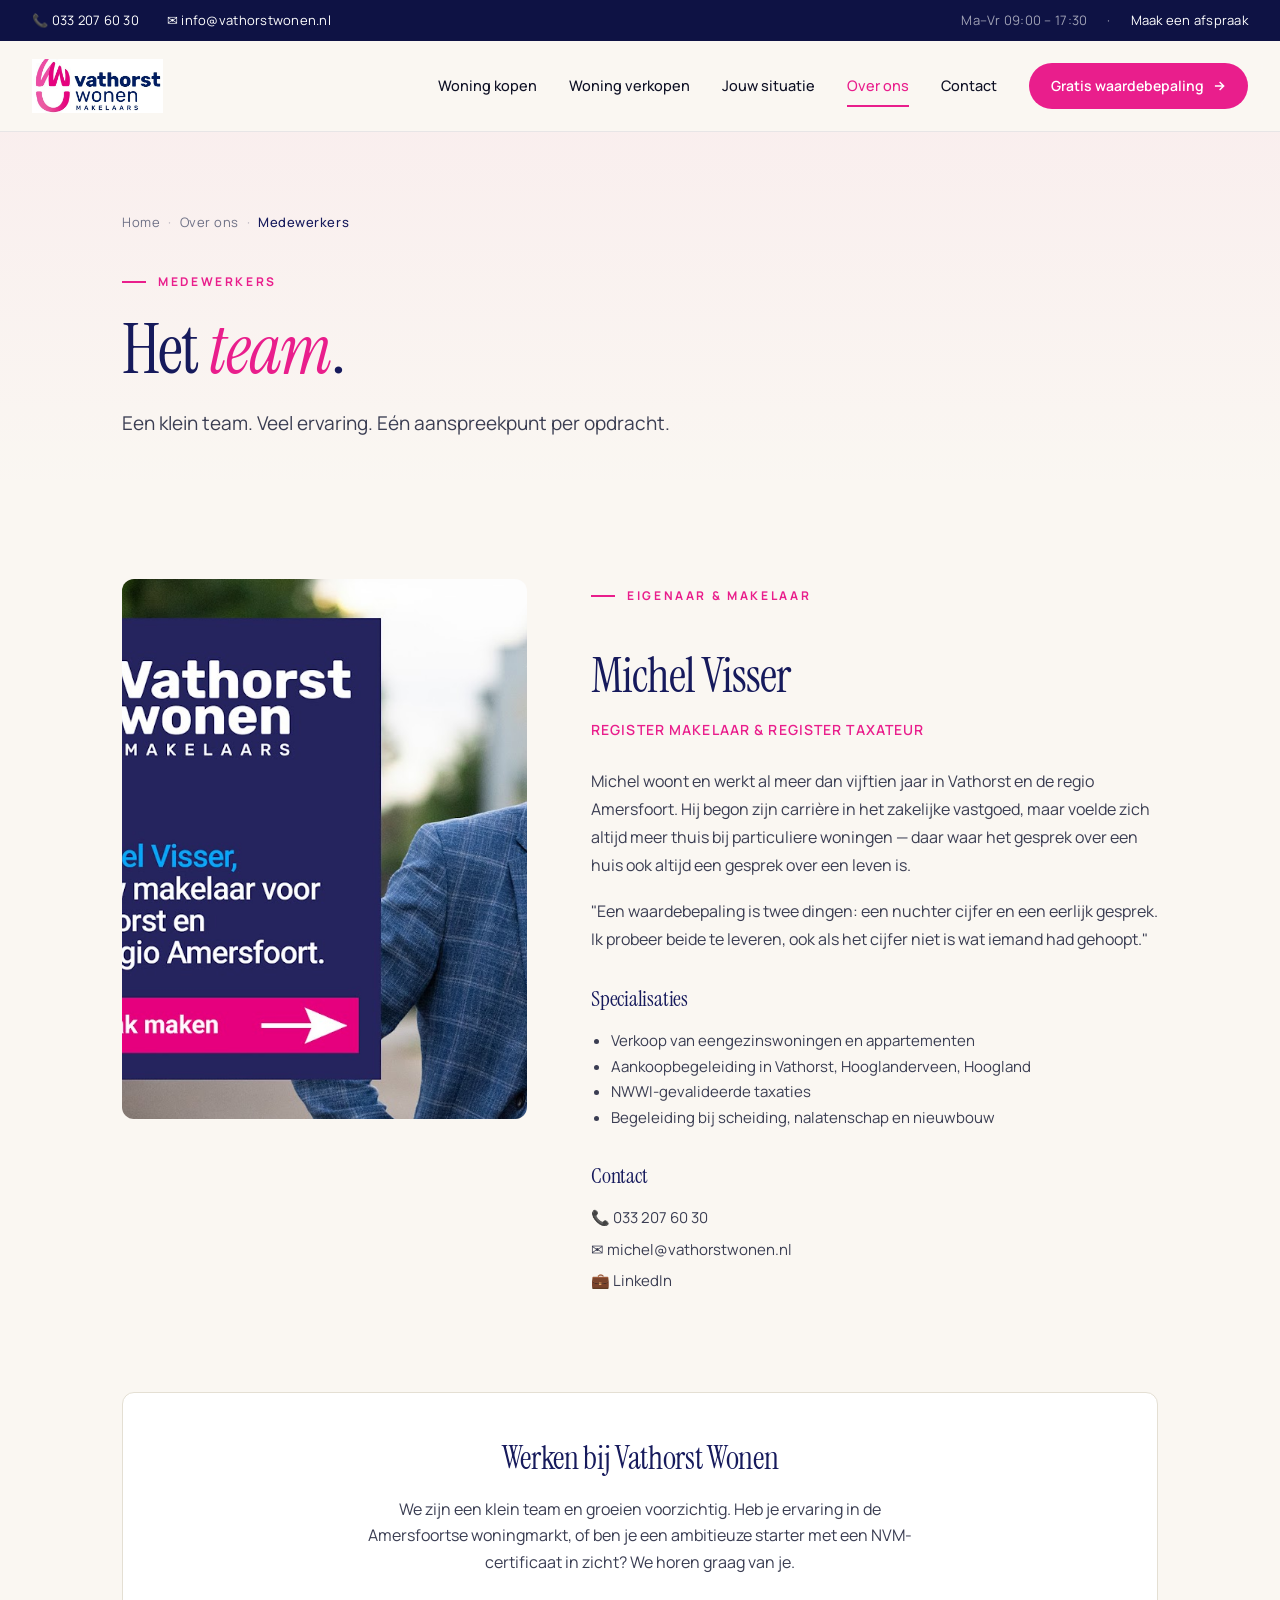
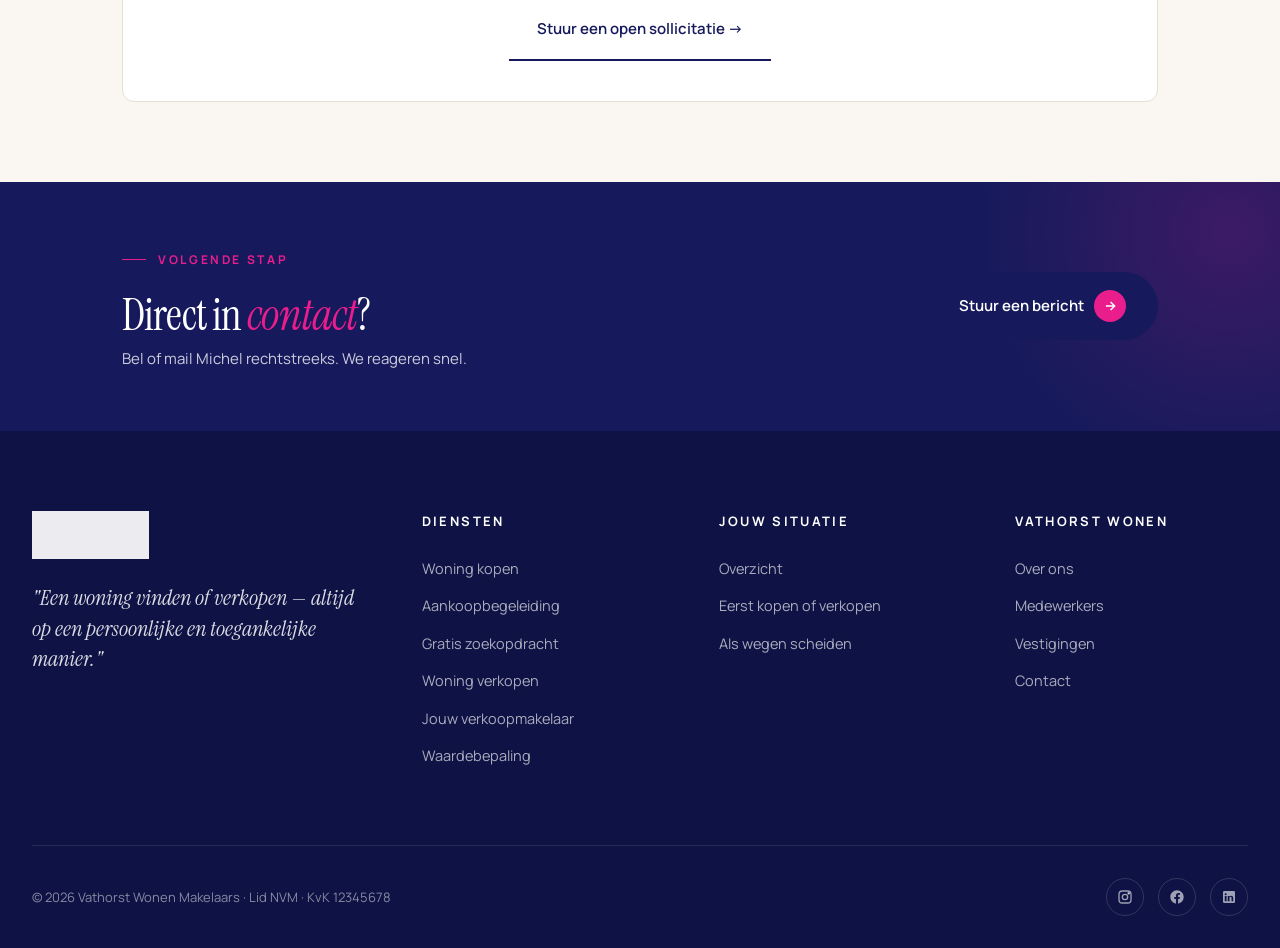
<file: medewerkers.html>
<!DOCTYPE html>
<html lang="nl">
<head>
<meta charset="UTF-8">
<meta name="viewport" content="width=device-width, initial-scale=1.0, viewport-fit=cover">
<meta name="theme-color" content="#161A5C">
<meta name="format-detection" content="telephone=yes">

<title>Medewerkers | Vathorst Wonen Makelaars</title>
<meta name="description" content="Maak kennis met het team achter Vathorst Wonen. NVM Register Makelaar Michel Visser staat persoonlijk voor je klaar.">
<meta name="author" content="Michel Visser — Vathorst Wonen Makelaars">
<meta name="robots" content="index, follow, max-image-preview:large, max-snippet:-1">
<link rel="canonical" href="https://www.vathorstwonen.nl/medewerkers.html">

<meta property="og:type" content="website">
<meta property="og:locale" content="nl_NL">
<meta property="og:site_name" content="Vathorst Wonen Makelaars">
<meta property="og:url" content="https://www.vathorstwonen.nl/medewerkers.html">
<meta property="og:title" content="Medewerkers | Vathorst Wonen Makelaars">
<meta property="og:description" content="Maak kennis met het team achter Vathorst Wonen. NVM Register Makelaar Michel Visser staat persoonlijk voor je klaar.">
<meta property="og:image" content="https://www.vathorstwonen.nl/images/michel-portrait.jpg">

<meta name="twitter:card" content="summary_large_image">
<meta name="twitter:title" content="Medewerkers | Vathorst Wonen Makelaars">
<meta name="twitter:description" content="Maak kennis met het team achter Vathorst Wonen. NVM Register Makelaar Michel Visser staat persoonlijk voor je klaar.">
<meta name="twitter:image" content="https://www.vathorstwonen.nl/images/michel-portrait.jpg">

<link rel="icon" type="image/svg+xml" href="data:image/svg+xml,%3Csvg xmlns='http://www.w3.org/2000/svg' viewBox='0 0 32 32'%3E%3Crect width='32' height='32' rx='6' fill='%23161A5C'/%3E%3Cpath d='M5 14L11 20L13 14L16 22L19 14L21 20L27 14' stroke='%23E91E8C' stroke-width='3' stroke-linecap='round' stroke-linejoin='round' fill='none'/%3E%3Ccircle cx='16' cy='9' r='3' fill='white'/%3E%3C/svg%3E">

<link rel="preconnect" href="https://fonts.googleapis.com">
<link rel="preconnect" href="https://fonts.gstatic.com" crossorigin>
<link href="https://fonts.googleapis.com/css2?family=Instrument+Serif:ital@0;1&family=Manrope:wght@300;400;500;600;700;800&display=swap" rel="stylesheet">
<link rel="stylesheet" href="styles.css">
</head>
<body>
<div class="utility">
  <div class="utility-inner">
    <div class="utility-left">
      <a href="tel:0332076030">📞 033 207 60 30</a>
      <a href="mailto:info@vathorstwonen.nl">✉ info@vathorstwonen.nl</a>
    </div>
    <div class="utility-right">
      <span>Ma–Vr 09:00 – 17:30</span>
      <span>·</span>
      <a href="contact.html">Maak een afspraak</a>
    </div>
  </div>
</div>

<header class="header">
  <div class="header-inner">
    <a href="index.html" class="logo" aria-label="Vathorst Wonen Makelaars - home">
      <img src="logo.png" alt="Vathorst Wonen Makelaars" width="200" height="82" class="logo-img">
    </a>

    <nav class="nav" id="mainNav" aria-label="Hoofdnavigatie">
      <a href="woning-kopen.html" class="nav-item">Woning kopen</a>
      <a href="woning-verkopen.html" class="nav-item">Woning verkopen</a>
      <a href="jouw-situatie.html" class="nav-item">Jouw situatie</a>
      <a href="over-ons.html" class="nav-item is-active">Over ons</a>
      <a href="contact.html" class="nav-item">Contact</a>
      <a href="waardebepaling.html" class="nav-cta">
        Gratis waardebepaling
        <svg viewBox="0 0 24 24" fill="none" stroke="currentColor" stroke-width="2.5" aria-hidden="true"><path d="M5 12h14M13 5l7 7-7 7"/></svg>
      </a>
    </nav>

    <button class="menu-toggle" aria-label="Menu openen" aria-expanded="false" aria-controls="mainNav">
      <span></span><span></span><span></span>
    </button>
  </div>
</header>

<div class="nav-backdrop" id="navBackdrop"></div>

<section class="page-hero">
  <div class="page-hero-inner">
    <nav class="breadcrumb" aria-label="Kruimelpad"><a href="index.html">Home</a><span class=sep>·</span><a href="over-ons.html">Over ons</a><span class=sep>·</span><span aria-current="page">Medewerkers</span></nav>
    <div class="section-eyebrow">Medewerkers</div>
    <h1 class="page-hero-title">Het <em>team</em>.</h1>
    <p class="page-hero-lead">Een klein team. Veel ervaring. Eén aanspreekpunt per opdracht.</p>
  </div>
</section>
<section class="team">
  <div class="team-inner">
    <article class="team-member">
      <div class="team-photo">
        <img src="michel-portrait.jpg" alt="Michel Visser, NVM Register Makelaar" width="600" height="800" loading="lazy">
      </div>
      <div class="team-bio">
        <div class="section-eyebrow">Eigenaar &amp; makelaar</div>
        <h2>Michel Visser</h2>
        <p class="role">Register Makelaar &amp; Register Taxateur</p>

        <p>Michel woont en werkt al meer dan vijftien jaar in Vathorst en de regio Amersfoort. Hij begon zijn carrière in het zakelijke vastgoed, maar voelde zich altijd meer thuis bij particuliere woningen — daar waar het gesprek over een huis ook altijd een gesprek over een leven is.</p>

        <p>"Een waardebepaling is twee dingen: een nuchter cijfer en een eerlijk gesprek. Ik probeer beide te leveren, ook als het cijfer niet is wat iemand had gehoopt."</p>

        <h3>Specialisaties</h3>
        <ul>
          <li>Verkoop van eengezinswoningen en appartementen</li>
          <li>Aankoopbegeleiding in Vathorst, Hooglanderveen, Hoogland</li>
          <li>NWWI-gevalideerde taxaties</li>
          <li>Begeleiding bij scheiding, nalatenschap en nieuwbouw</li>
        </ul>

        <h3>Contact</h3>
        <ul class="contact-inline">
          <li>📞 <a href="tel:0332076030">033 207 60 30</a></li>
          <li>✉ <a href="mailto:michel@vathorstwonen.nl">michel@vathorstwonen.nl</a></li>
          <li>💼 <a href="#">LinkedIn</a></li>
        </ul>
      </div>
    </article>

    <div class="join-us">
      <h2>Werken bij Vathorst Wonen</h2>
      <p>We zijn een klein team en groeien voorzichtig. Heb je ervaring in de Amersfoortse woningmarkt, of ben je een ambitieuze starter met een NVM-certificaat in zicht? We horen graag van je.</p>
      <a href="contact.html" class="btn-secondary">Stuur een open sollicitatie →</a>
    </div>
  </div>
</section>

<section class="cta-band">
  <div class="cta-band-inner">
    <div>
      <div class="section-eyebrow">Volgende stap</div>
      <h2>Direct in <em>contact</em>?</h2>
      <p>Bel of mail Michel rechtstreeks. We reageren snel.</p>
    </div>
    <a href="contact.html" class="btn-primary">
      Stuur een bericht
      <span class="btn-arrow"><svg viewBox="0 0 24 24" fill="none" stroke="currentColor" stroke-width="2.5"><path d="M5 12h14M13 5l7 7-7 7"/></svg></span>
    </a>
  </div>
</section>
<footer class="footer">
  <div class="footer-inner">
    <div class="footer-grid">
      <div>
        <div class="footer-logo">
          <img src="logo.png" alt="Vathorst Wonen Makelaars" width="200" height="82" class="logo-img logo-img--inverted">
        </div>
        <p class="footer-tagline">"Een woning vinden of verkopen — altijd op een persoonlijke en toegankelijke manier."</p>
      </div>

      <div>
        <h4>Diensten</h4>
        <ul>
          <li><a href="woning-kopen.html">Woning kopen</a></li>
          <li><a href="aankoopbegeleiding.html">Aankoopbegeleiding</a></li>
          <li><a href="gratis-zoekopdracht.html">Gratis zoekopdracht</a></li>
          <li><a href="woning-verkopen.html">Woning verkopen</a></li>
          <li><a href="jouw-verkoopmakelaar.html">Jouw verkoopmakelaar</a></li>
          <li><a href="waardebepaling.html">Waardebepaling</a></li>
        </ul>
      </div>

      <div>
        <h4>Jouw situatie</h4>
        <ul>
          <li><a href="jouw-situatie.html">Overzicht</a></li>
          <li><a href="eerst-kopen-of-verkopen.html">Eerst kopen of verkopen</a></li>
          <li><a href="als-wegen-scheiden.html">Als wegen scheiden</a></li>
        </ul>
      </div>

      <div>
        <h4>Vathorst Wonen</h4>
        <ul>
          <li><a href="over-ons.html">Over ons</a></li>
          <li><a href="medewerkers.html">Medewerkers</a></li>
          <li><a href="vestigingen.html">Vestigingen</a></li>
          <li><a href="contact.html">Contact</a></li>
        </ul>
      </div>
    </div>

    <div class="footer-bottom">
      <div>© 2026 Vathorst Wonen Makelaars · Lid NVM · KvK 12345678</div>
      <div class="footer-socials">
        <a href="#" aria-label="Instagram"><svg viewBox="0 0 24 24" fill="none" stroke="currentColor" stroke-width="2"><rect x="3" y="3" width="18" height="18" rx="5"/><circle cx="12" cy="12" r="4"/><circle cx="17.5" cy="6.5" r="1" fill="currentColor"/></svg></a>
        <a href="#" aria-label="Facebook"><svg viewBox="0 0 24 24" fill="currentColor"><path d="M22 12.07C22 6.51 17.52 2 12 2S2 6.51 2 12.07c0 5 3.66 9.13 8.44 9.88v-6.99H7.9v-2.89h2.54V9.85c0-2.51 1.49-3.9 3.77-3.9 1.09 0 2.24.2 2.24.2v2.46h-1.26c-1.24 0-1.63.77-1.63 1.56v1.88h2.78l-.45 2.89h-2.33V22c4.78-.75 8.44-4.88 8.44-9.93z"/></svg></a>
        <a href="#" aria-label="LinkedIn"><svg viewBox="0 0 24 24" fill="currentColor"><path d="M19 3a2 2 0 012 2v14a2 2 0 01-2 2H5a2 2 0 01-2-2V5a2 2 0 012-2h14zM8.34 18.34V10.5H5.67v7.84h2.67zM7 9.34a1.55 1.55 0 100-3.1 1.55 1.55 0 000 3.1zm11.34 9V13.9c0-2.48-1.34-3.62-3.13-3.62a2.7 2.7 0 00-2.45 1.36V10.5h-2.67v7.84h2.67v-4.34c0-1.15.21-2.26 1.64-2.26 1.4 0 1.42 1.31 1.42 2.33v4.27h2.52z"/></svg></a>
      </div>
    </div>
  </div>
</footer>
<script src="script.js" defer></script>
</body>
</html>
</file>
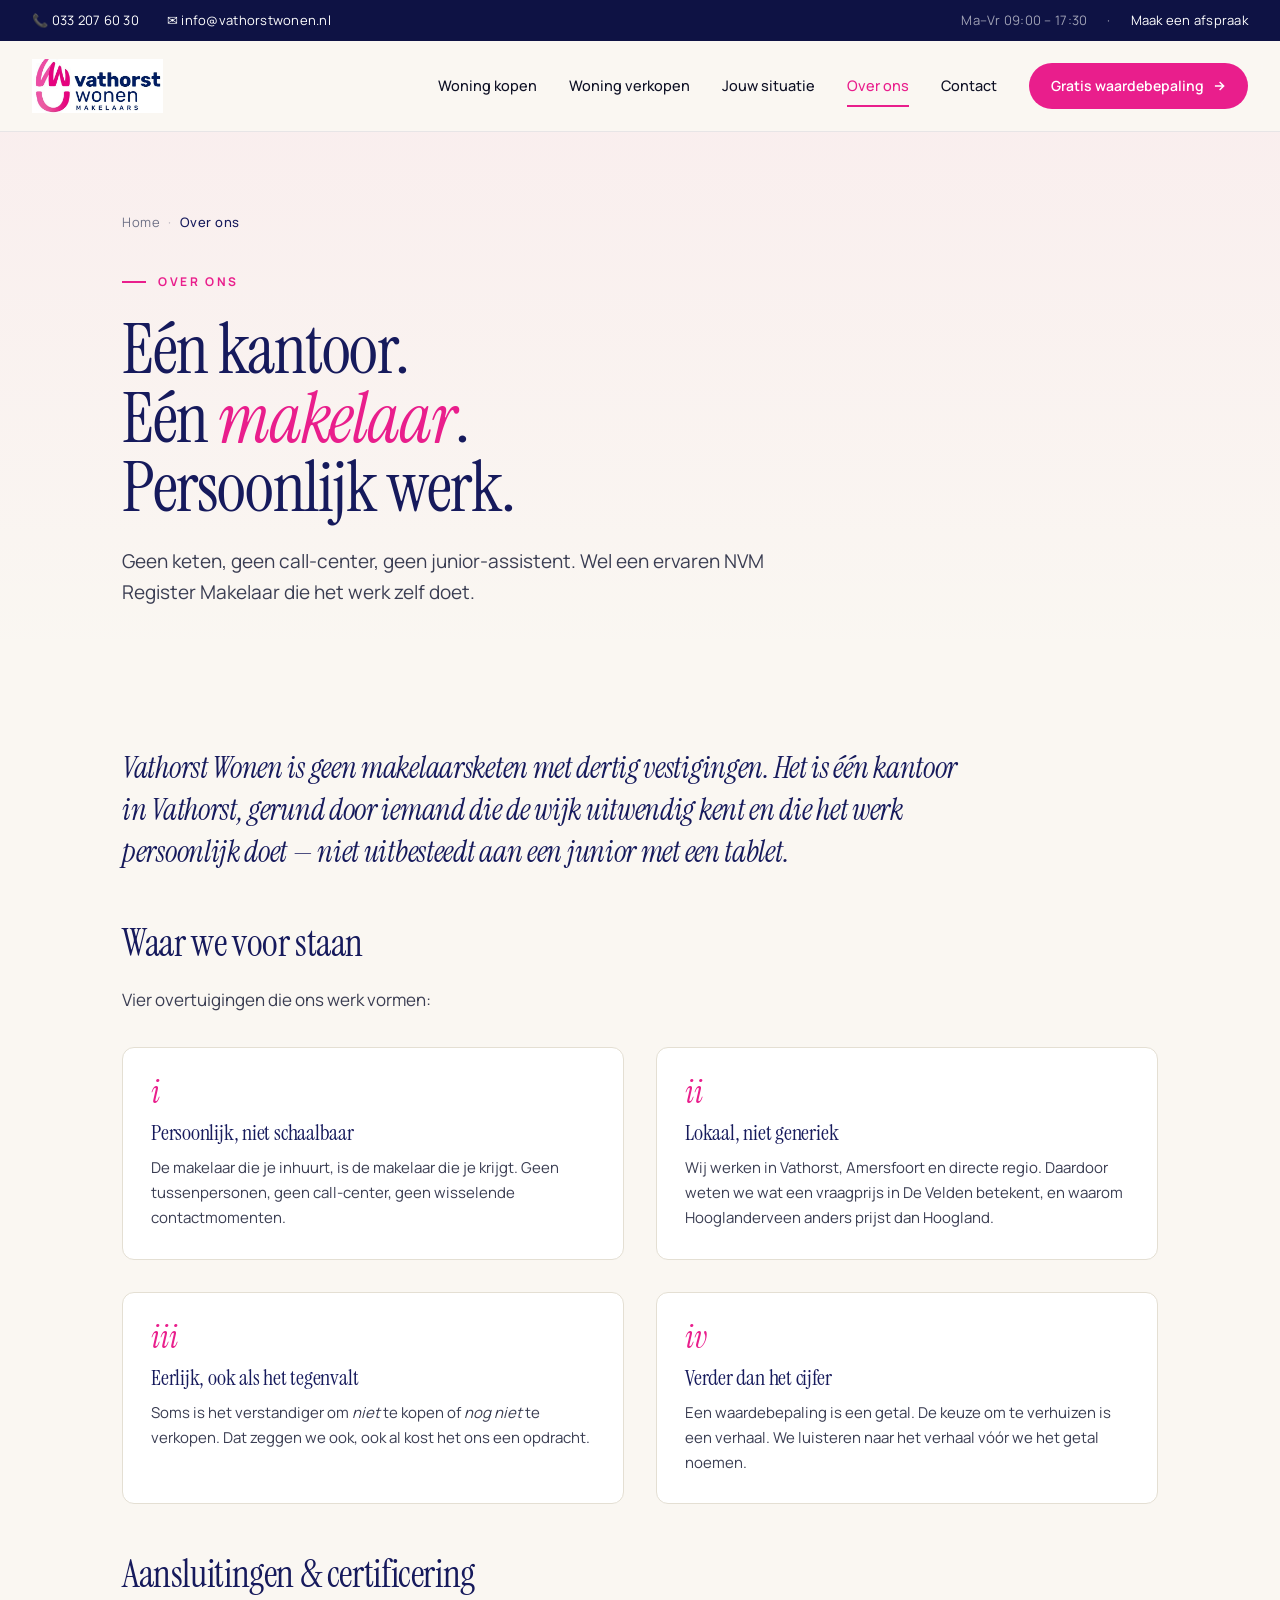
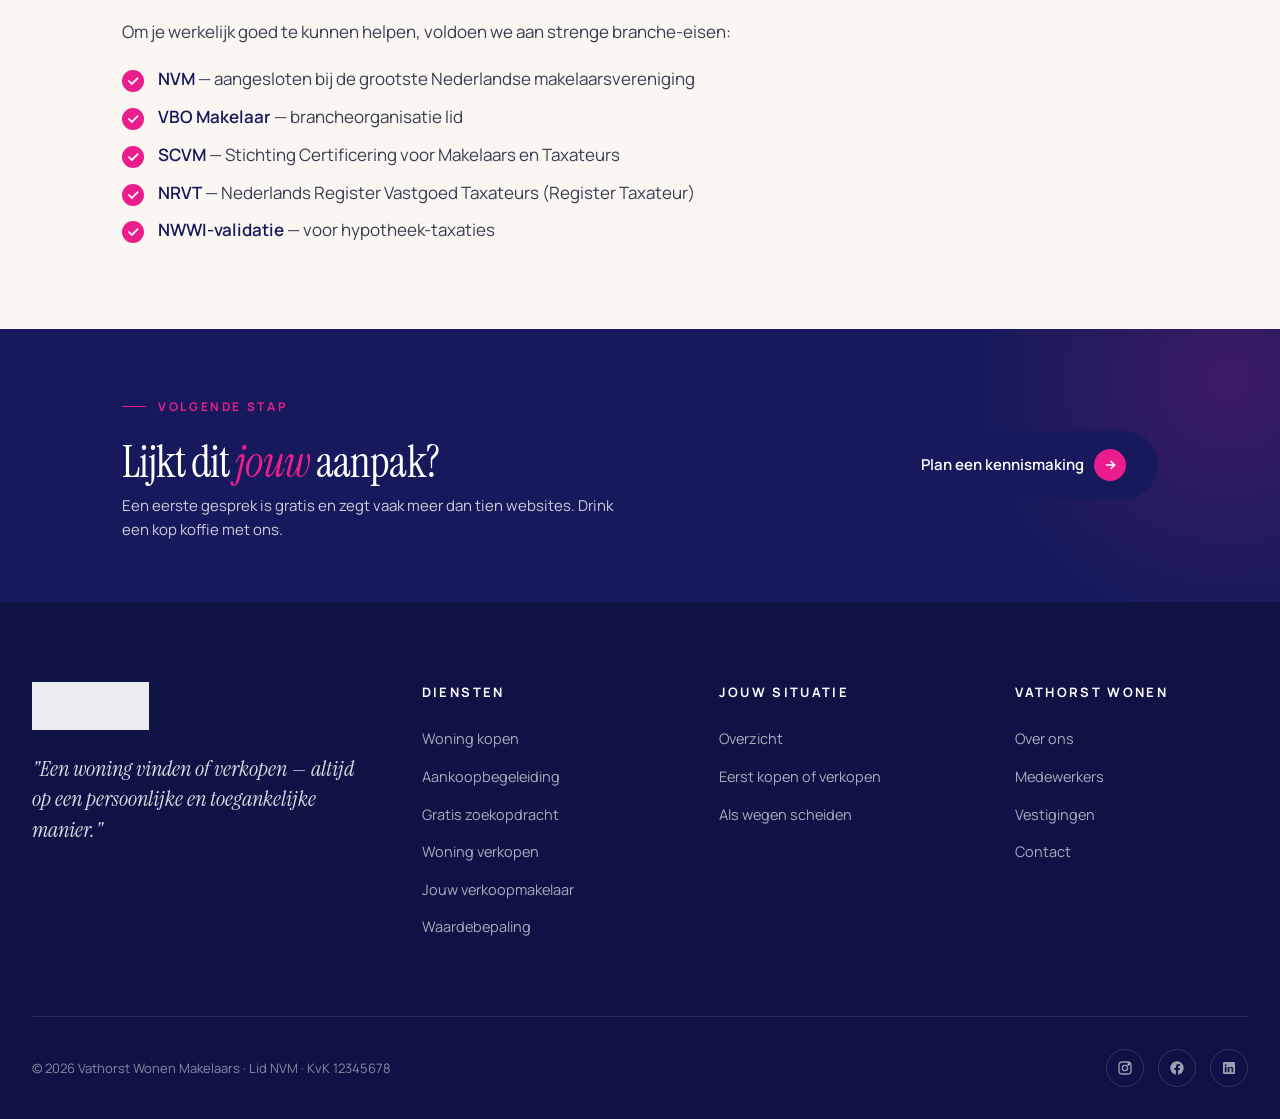
<file: over-ons.html>
<!DOCTYPE html>
<html lang="nl">
<head>
<meta charset="UTF-8">
<meta name="viewport" content="width=device-width, initial-scale=1.0, viewport-fit=cover">
<meta name="theme-color" content="#161A5C">
<meta name="format-detection" content="telephone=yes">

<title>Over Vathorst Wonen Makelaars | Persoonlijke makelaar in Amersfoort</title>
<meta name="description" content="Vathorst Wonen is geen keten — één kantoor, één makelaar, persoonlijke service. Lees over onze waarden en aansluitingen.">
<meta name="author" content="Michel Visser — Vathorst Wonen Makelaars">
<meta name="robots" content="index, follow, max-image-preview:large, max-snippet:-1">
<link rel="canonical" href="https://www.vathorstwonen.nl/over-ons.html">

<meta property="og:type" content="website">
<meta property="og:locale" content="nl_NL">
<meta property="og:site_name" content="Vathorst Wonen Makelaars">
<meta property="og:url" content="https://www.vathorstwonen.nl/over-ons.html">
<meta property="og:title" content="Over Vathorst Wonen Makelaars | Persoonlijke makelaar in Amersfoort">
<meta property="og:description" content="Vathorst Wonen is geen keten — één kantoor, één makelaar, persoonlijke service. Lees over onze waarden en aansluitingen.">
<meta property="og:image" content="https://www.vathorstwonen.nl/images/michel-portrait.jpg">

<meta name="twitter:card" content="summary_large_image">
<meta name="twitter:title" content="Over Vathorst Wonen Makelaars | Persoonlijke makelaar in Amersfoort">
<meta name="twitter:description" content="Vathorst Wonen is geen keten — één kantoor, één makelaar, persoonlijke service. Lees over onze waarden en aansluitingen.">
<meta name="twitter:image" content="https://www.vathorstwonen.nl/images/michel-portrait.jpg">

<link rel="icon" type="image/svg+xml" href="data:image/svg+xml,%3Csvg xmlns='http://www.w3.org/2000/svg' viewBox='0 0 32 32'%3E%3Crect width='32' height='32' rx='6' fill='%23161A5C'/%3E%3Cpath d='M5 14L11 20L13 14L16 22L19 14L21 20L27 14' stroke='%23E91E8C' stroke-width='3' stroke-linecap='round' stroke-linejoin='round' fill='none'/%3E%3Ccircle cx='16' cy='9' r='3' fill='white'/%3E%3C/svg%3E">

<link rel="preconnect" href="https://fonts.googleapis.com">
<link rel="preconnect" href="https://fonts.gstatic.com" crossorigin>
<link href="https://fonts.googleapis.com/css2?family=Instrument+Serif:ital@0;1&family=Manrope:wght@300;400;500;600;700;800&display=swap" rel="stylesheet">
<link rel="stylesheet" href="styles.css">
</head>
<body>
<div class="utility">
  <div class="utility-inner">
    <div class="utility-left">
      <a href="tel:0332076030">📞 033 207 60 30</a>
      <a href="mailto:info@vathorstwonen.nl">✉ info@vathorstwonen.nl</a>
    </div>
    <div class="utility-right">
      <span>Ma–Vr 09:00 – 17:30</span>
      <span>·</span>
      <a href="contact.html">Maak een afspraak</a>
    </div>
  </div>
</div>

<header class="header">
  <div class="header-inner">
    <a href="index.html" class="logo" aria-label="Vathorst Wonen Makelaars - home">
      <img src="logo.png" alt="Vathorst Wonen Makelaars" width="200" height="82" class="logo-img">
    </a>

    <nav class="nav" id="mainNav" aria-label="Hoofdnavigatie">
      <a href="woning-kopen.html" class="nav-item">Woning kopen</a>
      <a href="woning-verkopen.html" class="nav-item">Woning verkopen</a>
      <a href="jouw-situatie.html" class="nav-item">Jouw situatie</a>
      <a href="over-ons.html" class="nav-item is-active">Over ons</a>
      <a href="contact.html" class="nav-item">Contact</a>
      <a href="waardebepaling.html" class="nav-cta">
        Gratis waardebepaling
        <svg viewBox="0 0 24 24" fill="none" stroke="currentColor" stroke-width="2.5" aria-hidden="true"><path d="M5 12h14M13 5l7 7-7 7"/></svg>
      </a>
    </nav>

    <button class="menu-toggle" aria-label="Menu openen" aria-expanded="false" aria-controls="mainNav">
      <span></span><span></span><span></span>
    </button>
  </div>
</header>

<div class="nav-backdrop" id="navBackdrop"></div>

<section class="page-hero">
  <div class="page-hero-inner">
    <nav class="breadcrumb" aria-label="Kruimelpad"><a href="index.html">Home</a><span class=sep>·</span><span aria-current="page">Over ons</span></nav>
    <div class="section-eyebrow">Over ons</div>
    <h1 class="page-hero-title">Eén kantoor.<br>Eén <em>makelaar</em>.<br>Persoonlijk werk.</h1>
    <p class="page-hero-lead">Geen keten, geen call-center, geen junior-assistent. Wel een ervaren NVM Register Makelaar die het werk zelf doet.</p>
  </div>
</section>
<section class="prose">
  <div class="prose-inner">
    <div class="prose-grid">
      <div>
        <p class="lead">Vathorst Wonen is geen makelaarsketen met dertig vestigingen. Het is één kantoor in Vathorst, gerund door iemand die de wijk uitwendig kent en die het werk persoonlijk doet — niet uitbesteedt aan een junior met een tablet.</p>

        <h2>Waar we voor staan</h2>
        <p>Vier overtuigingen die ons werk vormen:</p>

        <div class="pillars">
          <div class="pillar">
            <div class="pillar-num">i</div>
            <h3>Persoonlijk, niet schaalbaar</h3>
            <p>De makelaar die je inhuurt, is de makelaar die je krijgt. Geen tussenpersonen, geen call-center, geen wisselende contactmomenten.</p>
          </div>
          <div class="pillar">
            <div class="pillar-num">ii</div>
            <h3>Lokaal, niet generiek</h3>
            <p>Wij werken in Vathorst, Amersfoort en directe regio. Daardoor weten we wat een vraagprijs in De Velden betekent, en waarom Hooglanderveen anders prijst dan Hoogland.</p>
          </div>
          <div class="pillar">
            <div class="pillar-num">iii</div>
            <h3>Eerlijk, ook als het tegenvalt</h3>
            <p>Soms is het verstandiger om <em>niet</em> te kopen of <em>nog niet</em> te verkopen. Dat zeggen we ook, ook al kost het ons een opdracht.</p>
          </div>
          <div class="pillar">
            <div class="pillar-num">iv</div>
            <h3>Verder dan het cijfer</h3>
            <p>Een waardebepaling is een getal. De keuze om te verhuizen is een verhaal. We luisteren naar het verhaal vóór we het getal noemen.</p>
          </div>
        </div>

        <h2>Aansluitingen &amp; certificering</h2>
        <p>Om je werkelijk goed te kunnen helpen, voldoen we aan strenge branche-eisen:</p>
        <ul class="check-list">
          <li><strong>NVM</strong> — aangesloten bij de grootste Nederlandse makelaarsvereniging</li>
          <li><strong>VBO Makelaar</strong> — brancheorganisatie lid</li>
          <li><strong>SCVM</strong> — Stichting Certificering voor Makelaars en Taxateurs</li>
          <li><strong>NRVT</strong> — Nederlands Register Vastgoed Taxateurs (Register Taxateur)</li>
          <li><strong>NWWI-validatie</strong> — voor hypotheek-taxaties</li>
        </ul>
      </div>
    </div>
  </div>
</section>

<section class="cta-band">
  <div class="cta-band-inner">
    <div>
      <div class="section-eyebrow">Volgende stap</div>
      <h2>Lijkt dit <em>jouw</em> aanpak?</h2>
      <p>Een eerste gesprek is gratis en zegt vaak meer dan tien websites. Drink een kop koffie met ons.</p>
    </div>
    <a href="contact.html" class="btn-primary">
      Plan een kennismaking
      <span class="btn-arrow"><svg viewBox="0 0 24 24" fill="none" stroke="currentColor" stroke-width="2.5"><path d="M5 12h14M13 5l7 7-7 7"/></svg></span>
    </a>
  </div>
</section>
<footer class="footer">
  <div class="footer-inner">
    <div class="footer-grid">
      <div>
        <div class="footer-logo">
          <img src="logo.png" alt="Vathorst Wonen Makelaars" width="200" height="82" class="logo-img logo-img--inverted">
        </div>
        <p class="footer-tagline">"Een woning vinden of verkopen — altijd op een persoonlijke en toegankelijke manier."</p>
      </div>

      <div>
        <h4>Diensten</h4>
        <ul>
          <li><a href="woning-kopen.html">Woning kopen</a></li>
          <li><a href="aankoopbegeleiding.html">Aankoopbegeleiding</a></li>
          <li><a href="gratis-zoekopdracht.html">Gratis zoekopdracht</a></li>
          <li><a href="woning-verkopen.html">Woning verkopen</a></li>
          <li><a href="jouw-verkoopmakelaar.html">Jouw verkoopmakelaar</a></li>
          <li><a href="waardebepaling.html">Waardebepaling</a></li>
        </ul>
      </div>

      <div>
        <h4>Jouw situatie</h4>
        <ul>
          <li><a href="jouw-situatie.html">Overzicht</a></li>
          <li><a href="eerst-kopen-of-verkopen.html">Eerst kopen of verkopen</a></li>
          <li><a href="als-wegen-scheiden.html">Als wegen scheiden</a></li>
        </ul>
      </div>

      <div>
        <h4>Vathorst Wonen</h4>
        <ul>
          <li><a href="over-ons.html">Over ons</a></li>
          <li><a href="medewerkers.html">Medewerkers</a></li>
          <li><a href="vestigingen.html">Vestigingen</a></li>
          <li><a href="contact.html">Contact</a></li>
        </ul>
      </div>
    </div>

    <div class="footer-bottom">
      <div>© 2026 Vathorst Wonen Makelaars · Lid NVM · KvK 12345678</div>
      <div class="footer-socials">
        <a href="#" aria-label="Instagram"><svg viewBox="0 0 24 24" fill="none" stroke="currentColor" stroke-width="2"><rect x="3" y="3" width="18" height="18" rx="5"/><circle cx="12" cy="12" r="4"/><circle cx="17.5" cy="6.5" r="1" fill="currentColor"/></svg></a>
        <a href="#" aria-label="Facebook"><svg viewBox="0 0 24 24" fill="currentColor"><path d="M22 12.07C22 6.51 17.52 2 12 2S2 6.51 2 12.07c0 5 3.66 9.13 8.44 9.88v-6.99H7.9v-2.89h2.54V9.85c0-2.51 1.49-3.9 3.77-3.9 1.09 0 2.24.2 2.24.2v2.46h-1.26c-1.24 0-1.63.77-1.63 1.56v1.88h2.78l-.45 2.89h-2.33V22c4.78-.75 8.44-4.88 8.44-9.93z"/></svg></a>
        <a href="#" aria-label="LinkedIn"><svg viewBox="0 0 24 24" fill="currentColor"><path d="M19 3a2 2 0 012 2v14a2 2 0 01-2 2H5a2 2 0 01-2-2V5a2 2 0 012-2h14zM8.34 18.34V10.5H5.67v7.84h2.67zM7 9.34a1.55 1.55 0 100-3.1 1.55 1.55 0 000 3.1zm11.34 9V13.9c0-2.48-1.34-3.62-3.13-3.62a2.7 2.7 0 00-2.45 1.36V10.5h-2.67v7.84h2.67v-4.34c0-1.15.21-2.26 1.64-2.26 1.4 0 1.42 1.31 1.42 2.33v4.27h2.52z"/></svg></a>
      </div>
    </div>
  </div>
</footer>
<script src="script.js" defer></script>
</body>
</html>
</file>
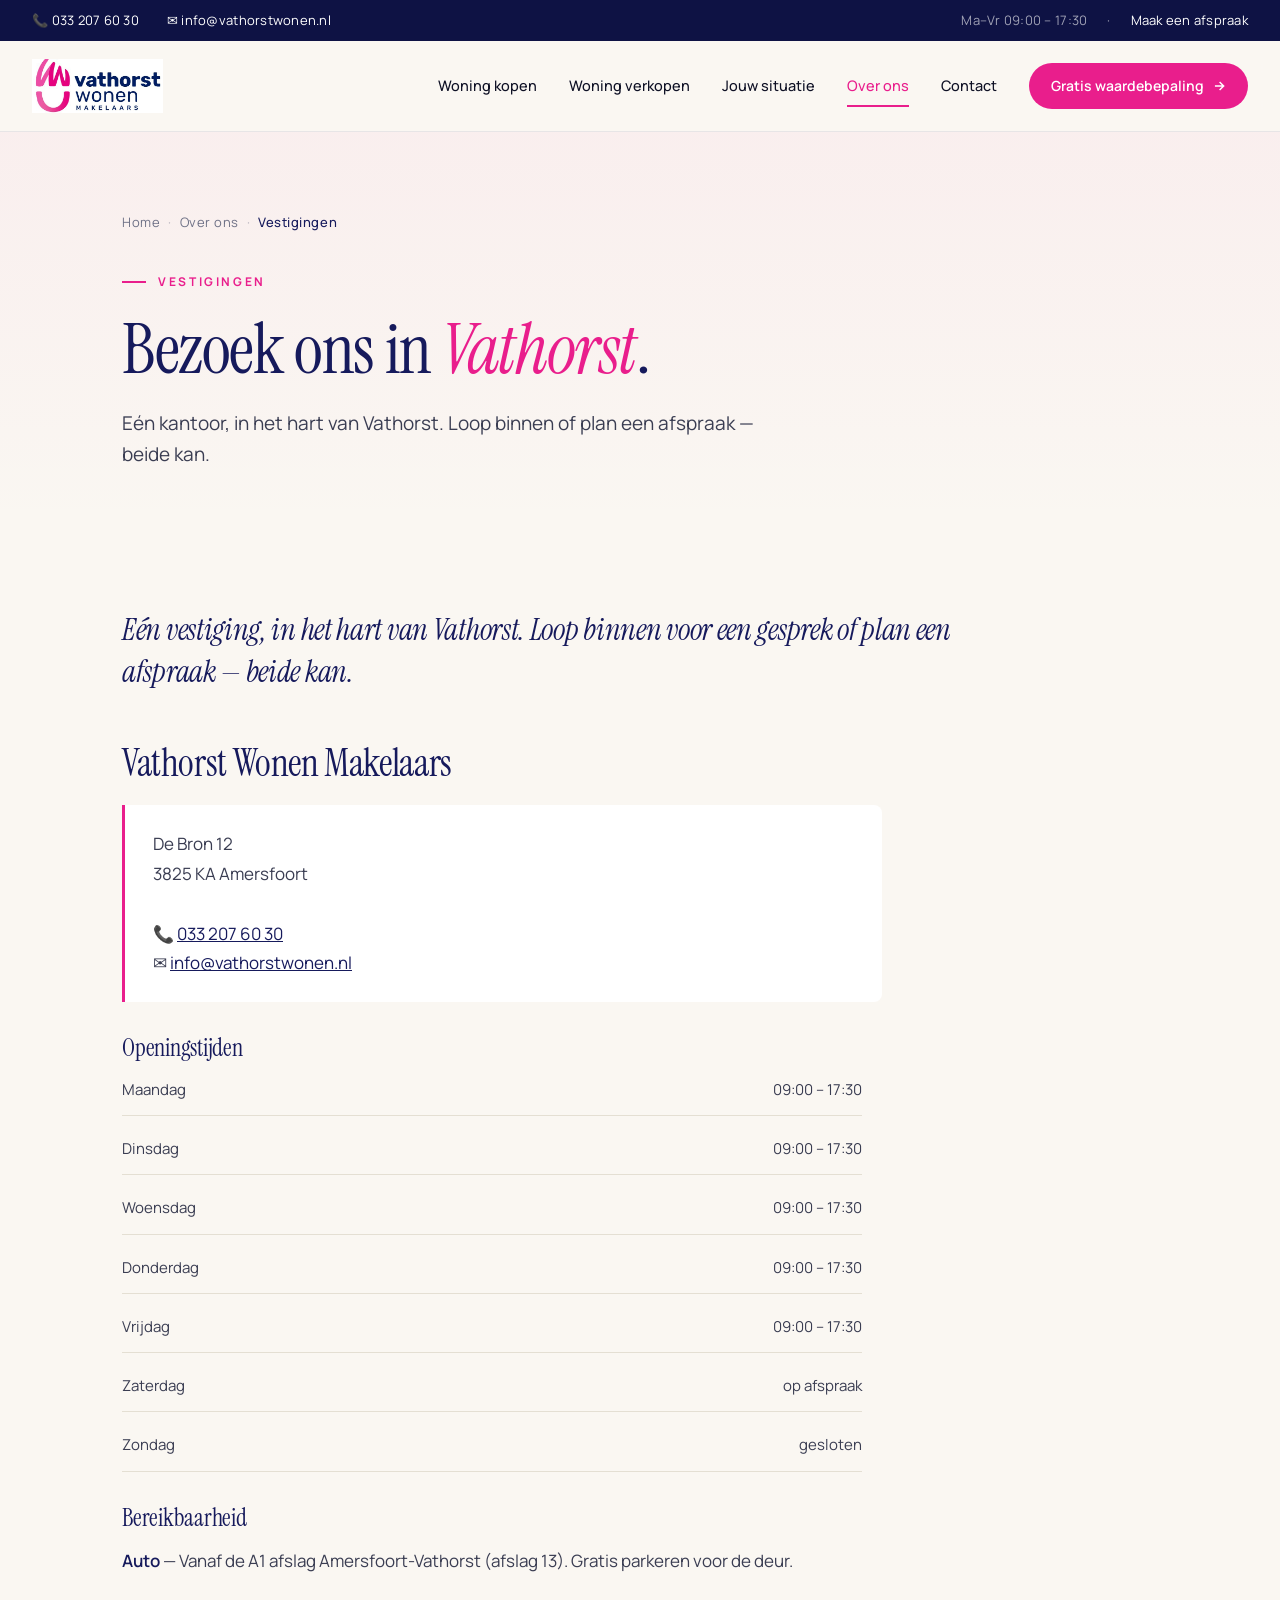
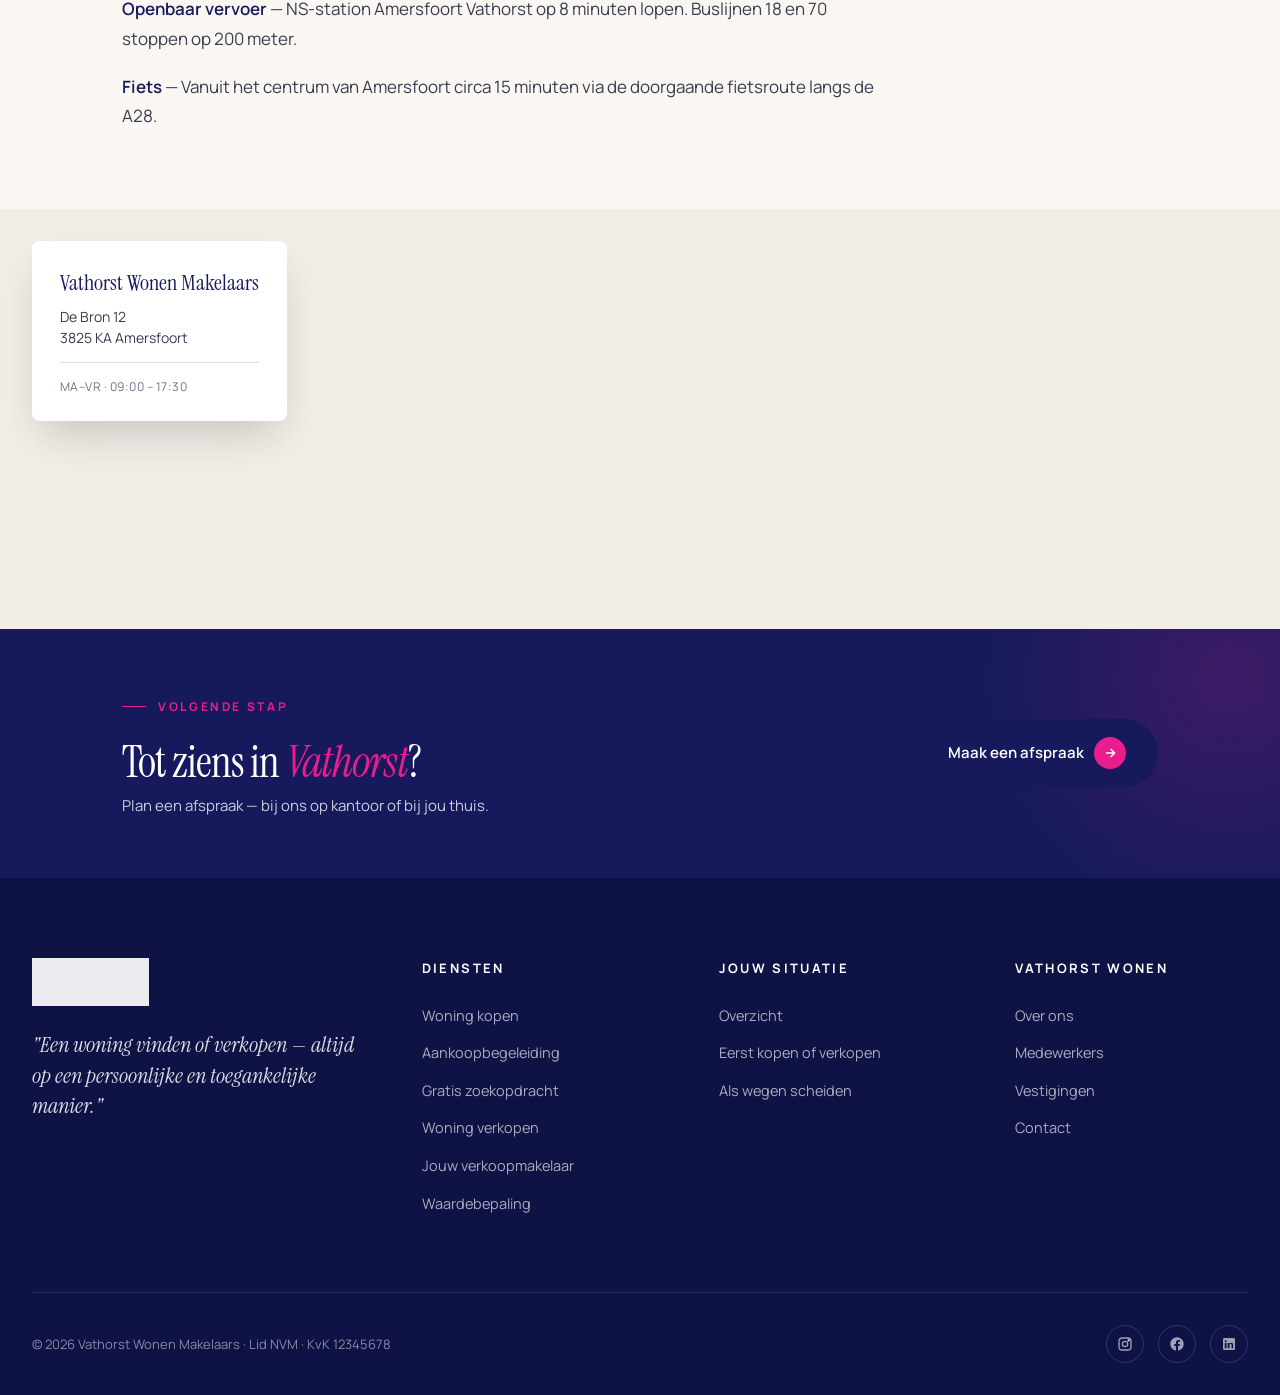
<file: vestigingen.html>
<!DOCTYPE html>
<html lang="nl">
<head>
<meta charset="UTF-8">
<meta name="viewport" content="width=device-width, initial-scale=1.0, viewport-fit=cover">
<meta name="theme-color" content="#161A5C">
<meta name="format-detection" content="telephone=yes">

<title>Vestiging in Vathorst | Vathorst Wonen Makelaars</title>
<meta name="description" content="Bezoek Vathorst Wonen Makelaars in Vathorst, Amersfoort. Adres, openingstijden, kaart en bereikbaarheid.">
<meta name="author" content="Michel Visser — Vathorst Wonen Makelaars">
<meta name="robots" content="index, follow, max-image-preview:large, max-snippet:-1">
<link rel="canonical" href="https://www.vathorstwonen.nl/vestigingen.html">

<meta property="og:type" content="website">
<meta property="og:locale" content="nl_NL">
<meta property="og:site_name" content="Vathorst Wonen Makelaars">
<meta property="og:url" content="https://www.vathorstwonen.nl/vestigingen.html">
<meta property="og:title" content="Vestiging in Vathorst | Vathorst Wonen Makelaars">
<meta property="og:description" content="Bezoek Vathorst Wonen Makelaars in Vathorst, Amersfoort. Adres, openingstijden, kaart en bereikbaarheid.">
<meta property="og:image" content="https://www.vathorstwonen.nl/images/michel-portrait.jpg">

<meta name="twitter:card" content="summary_large_image">
<meta name="twitter:title" content="Vestiging in Vathorst | Vathorst Wonen Makelaars">
<meta name="twitter:description" content="Bezoek Vathorst Wonen Makelaars in Vathorst, Amersfoort. Adres, openingstijden, kaart en bereikbaarheid.">
<meta name="twitter:image" content="https://www.vathorstwonen.nl/images/michel-portrait.jpg">

<link rel="icon" type="image/svg+xml" href="data:image/svg+xml,%3Csvg xmlns='http://www.w3.org/2000/svg' viewBox='0 0 32 32'%3E%3Crect width='32' height='32' rx='6' fill='%23161A5C'/%3E%3Cpath d='M5 14L11 20L13 14L16 22L19 14L21 20L27 14' stroke='%23E91E8C' stroke-width='3' stroke-linecap='round' stroke-linejoin='round' fill='none'/%3E%3Ccircle cx='16' cy='9' r='3' fill='white'/%3E%3C/svg%3E">

<link rel="preconnect" href="https://fonts.googleapis.com">
<link rel="preconnect" href="https://fonts.gstatic.com" crossorigin>
<link href="https://fonts.googleapis.com/css2?family=Instrument+Serif:ital@0;1&family=Manrope:wght@300;400;500;600;700;800&display=swap" rel="stylesheet">
<link rel="stylesheet" href="styles.css">
</head>
<body>
<div class="utility">
  <div class="utility-inner">
    <div class="utility-left">
      <a href="tel:0332076030">📞 033 207 60 30</a>
      <a href="mailto:info@vathorstwonen.nl">✉ info@vathorstwonen.nl</a>
    </div>
    <div class="utility-right">
      <span>Ma–Vr 09:00 – 17:30</span>
      <span>·</span>
      <a href="contact.html">Maak een afspraak</a>
    </div>
  </div>
</div>

<header class="header">
  <div class="header-inner">
    <a href="index.html" class="logo" aria-label="Vathorst Wonen Makelaars - home">
      <img src="logo.png" alt="Vathorst Wonen Makelaars" width="200" height="82" class="logo-img">
    </a>

    <nav class="nav" id="mainNav" aria-label="Hoofdnavigatie">
      <a href="woning-kopen.html" class="nav-item">Woning kopen</a>
      <a href="woning-verkopen.html" class="nav-item">Woning verkopen</a>
      <a href="jouw-situatie.html" class="nav-item">Jouw situatie</a>
      <a href="over-ons.html" class="nav-item is-active">Over ons</a>
      <a href="contact.html" class="nav-item">Contact</a>
      <a href="waardebepaling.html" class="nav-cta">
        Gratis waardebepaling
        <svg viewBox="0 0 24 24" fill="none" stroke="currentColor" stroke-width="2.5" aria-hidden="true"><path d="M5 12h14M13 5l7 7-7 7"/></svg>
      </a>
    </nav>

    <button class="menu-toggle" aria-label="Menu openen" aria-expanded="false" aria-controls="mainNav">
      <span></span><span></span><span></span>
    </button>
  </div>
</header>

<div class="nav-backdrop" id="navBackdrop"></div>

<section class="page-hero">
  <div class="page-hero-inner">
    <nav class="breadcrumb" aria-label="Kruimelpad"><a href="index.html">Home</a><span class=sep>·</span><a href="over-ons.html">Over ons</a><span class=sep>·</span><span aria-current="page">Vestigingen</span></nav>
    <div class="section-eyebrow">Vestigingen</div>
    <h1 class="page-hero-title">Bezoek ons in <em>Vathorst</em>.</h1>
    <p class="page-hero-lead">Eén kantoor, in het hart van Vathorst. Loop binnen of plan een afspraak — beide kan.</p>
  </div>
</section>
<section class="prose">
  <div class="prose-inner">
    <div class="prose-grid">
      <div>
        <p class="lead">Eén vestiging, in het hart van Vathorst. Loop binnen voor een gesprek of plan een afspraak — beide kan.</p>

        <h2>Vathorst Wonen Makelaars</h2>
        <p class="address-block">
          De Bron 12<br>
          3825 KA Amersfoort<br><br>
          📞 <a href="tel:0332076030">033 207 60 30</a><br>
          ✉ <a href="mailto:info@vathorstwonen.nl">info@vathorstwonen.nl</a>
        </p>

        <h3>Openingstijden</h3>
        <ul class="hours">
          <li><span>Maandag</span><span>09:00 – 17:30</span></li>
          <li><span>Dinsdag</span><span>09:00 – 17:30</span></li>
          <li><span>Woensdag</span><span>09:00 – 17:30</span></li>
          <li><span>Donderdag</span><span>09:00 – 17:30</span></li>
          <li><span>Vrijdag</span><span>09:00 – 17:30</span></li>
          <li><span>Zaterdag</span><span>op afspraak</span></li>
          <li><span>Zondag</span><span>gesloten</span></li>
        </ul>

        <h3>Bereikbaarheid</h3>
        <p><strong>Auto</strong> — Vanaf de A1 afslag Amersfoort-Vathorst (afslag 13). Gratis parkeren voor de deur.</p>
        <p><strong>Openbaar vervoer</strong> — NS-station Amersfoort Vathorst op 8 minuten lopen. Buslijnen 18 en 70 stoppen op 200 meter.</p>
        <p><strong>Fiets</strong> — Vanuit het centrum van Amersfoort circa 15 minuten via de doorgaande fietsroute langs de A28.</p>
      </div>
    </div>
  </div>
</section>

<section class="map-section">
  <div class="map-wrap">
    <div class="map-overlay">
      <strong>Vathorst Wonen Makelaars</strong>
      <p>De Bron 12<br>3825 KA Amersfoort</p>
      <div class="map-overlay-meta">MA–VR · 09:00 – 17:30</div>
    </div>
    <iframe
      title="Kaart met locatie van Vathorst Wonen in Amersfoort"
      src="https://maps.google.com/maps?q=Vathorst%20Amersfoort&t=&z=14&ie=UTF8&iwloc=&output=embed"
      loading="lazy" referrerpolicy="no-referrer-when-downgrade"></iframe>
  </div>
</section>

<section class="cta-band">
  <div class="cta-band-inner">
    <div>
      <div class="section-eyebrow">Volgende stap</div>
      <h2>Tot ziens in <em>Vathorst</em>?</h2>
      <p>Plan een afspraak — bij ons op kantoor of bij jou thuis.</p>
    </div>
    <a href="contact.html" class="btn-primary">
      Maak een afspraak
      <span class="btn-arrow"><svg viewBox="0 0 24 24" fill="none" stroke="currentColor" stroke-width="2.5"><path d="M5 12h14M13 5l7 7-7 7"/></svg></span>
    </a>
  </div>
</section>
<footer class="footer">
  <div class="footer-inner">
    <div class="footer-grid">
      <div>
        <div class="footer-logo">
          <img src="logo.png" alt="Vathorst Wonen Makelaars" width="200" height="82" class="logo-img logo-img--inverted">
        </div>
        <p class="footer-tagline">"Een woning vinden of verkopen — altijd op een persoonlijke en toegankelijke manier."</p>
      </div>

      <div>
        <h4>Diensten</h4>
        <ul>
          <li><a href="woning-kopen.html">Woning kopen</a></li>
          <li><a href="aankoopbegeleiding.html">Aankoopbegeleiding</a></li>
          <li><a href="gratis-zoekopdracht.html">Gratis zoekopdracht</a></li>
          <li><a href="woning-verkopen.html">Woning verkopen</a></li>
          <li><a href="jouw-verkoopmakelaar.html">Jouw verkoopmakelaar</a></li>
          <li><a href="waardebepaling.html">Waardebepaling</a></li>
        </ul>
      </div>

      <div>
        <h4>Jouw situatie</h4>
        <ul>
          <li><a href="jouw-situatie.html">Overzicht</a></li>
          <li><a href="eerst-kopen-of-verkopen.html">Eerst kopen of verkopen</a></li>
          <li><a href="als-wegen-scheiden.html">Als wegen scheiden</a></li>
        </ul>
      </div>

      <div>
        <h4>Vathorst Wonen</h4>
        <ul>
          <li><a href="over-ons.html">Over ons</a></li>
          <li><a href="medewerkers.html">Medewerkers</a></li>
          <li><a href="vestigingen.html">Vestigingen</a></li>
          <li><a href="contact.html">Contact</a></li>
        </ul>
      </div>
    </div>

    <div class="footer-bottom">
      <div>© 2026 Vathorst Wonen Makelaars · Lid NVM · KvK 12345678</div>
      <div class="footer-socials">
        <a href="#" aria-label="Instagram"><svg viewBox="0 0 24 24" fill="none" stroke="currentColor" stroke-width="2"><rect x="3" y="3" width="18" height="18" rx="5"/><circle cx="12" cy="12" r="4"/><circle cx="17.5" cy="6.5" r="1" fill="currentColor"/></svg></a>
        <a href="#" aria-label="Facebook"><svg viewBox="0 0 24 24" fill="currentColor"><path d="M22 12.07C22 6.51 17.52 2 12 2S2 6.51 2 12.07c0 5 3.66 9.13 8.44 9.88v-6.99H7.9v-2.89h2.54V9.85c0-2.51 1.49-3.9 3.77-3.9 1.09 0 2.24.2 2.24.2v2.46h-1.26c-1.24 0-1.63.77-1.63 1.56v1.88h2.78l-.45 2.89h-2.33V22c4.78-.75 8.44-4.88 8.44-9.93z"/></svg></a>
        <a href="#" aria-label="LinkedIn"><svg viewBox="0 0 24 24" fill="currentColor"><path d="M19 3a2 2 0 012 2v14a2 2 0 01-2 2H5a2 2 0 01-2-2V5a2 2 0 012-2h14zM8.34 18.34V10.5H5.67v7.84h2.67zM7 9.34a1.55 1.55 0 100-3.1 1.55 1.55 0 000 3.1zm11.34 9V13.9c0-2.48-1.34-3.62-3.13-3.62a2.7 2.7 0 00-2.45 1.36V10.5h-2.67v7.84h2.67v-4.34c0-1.15.21-2.26 1.64-2.26 1.4 0 1.42 1.31 1.42 2.33v4.27h2.52z"/></svg></a>
      </div>
    </div>
  </div>
</footer>
<script src="script.js" defer></script>
</body>
</html>
</file>
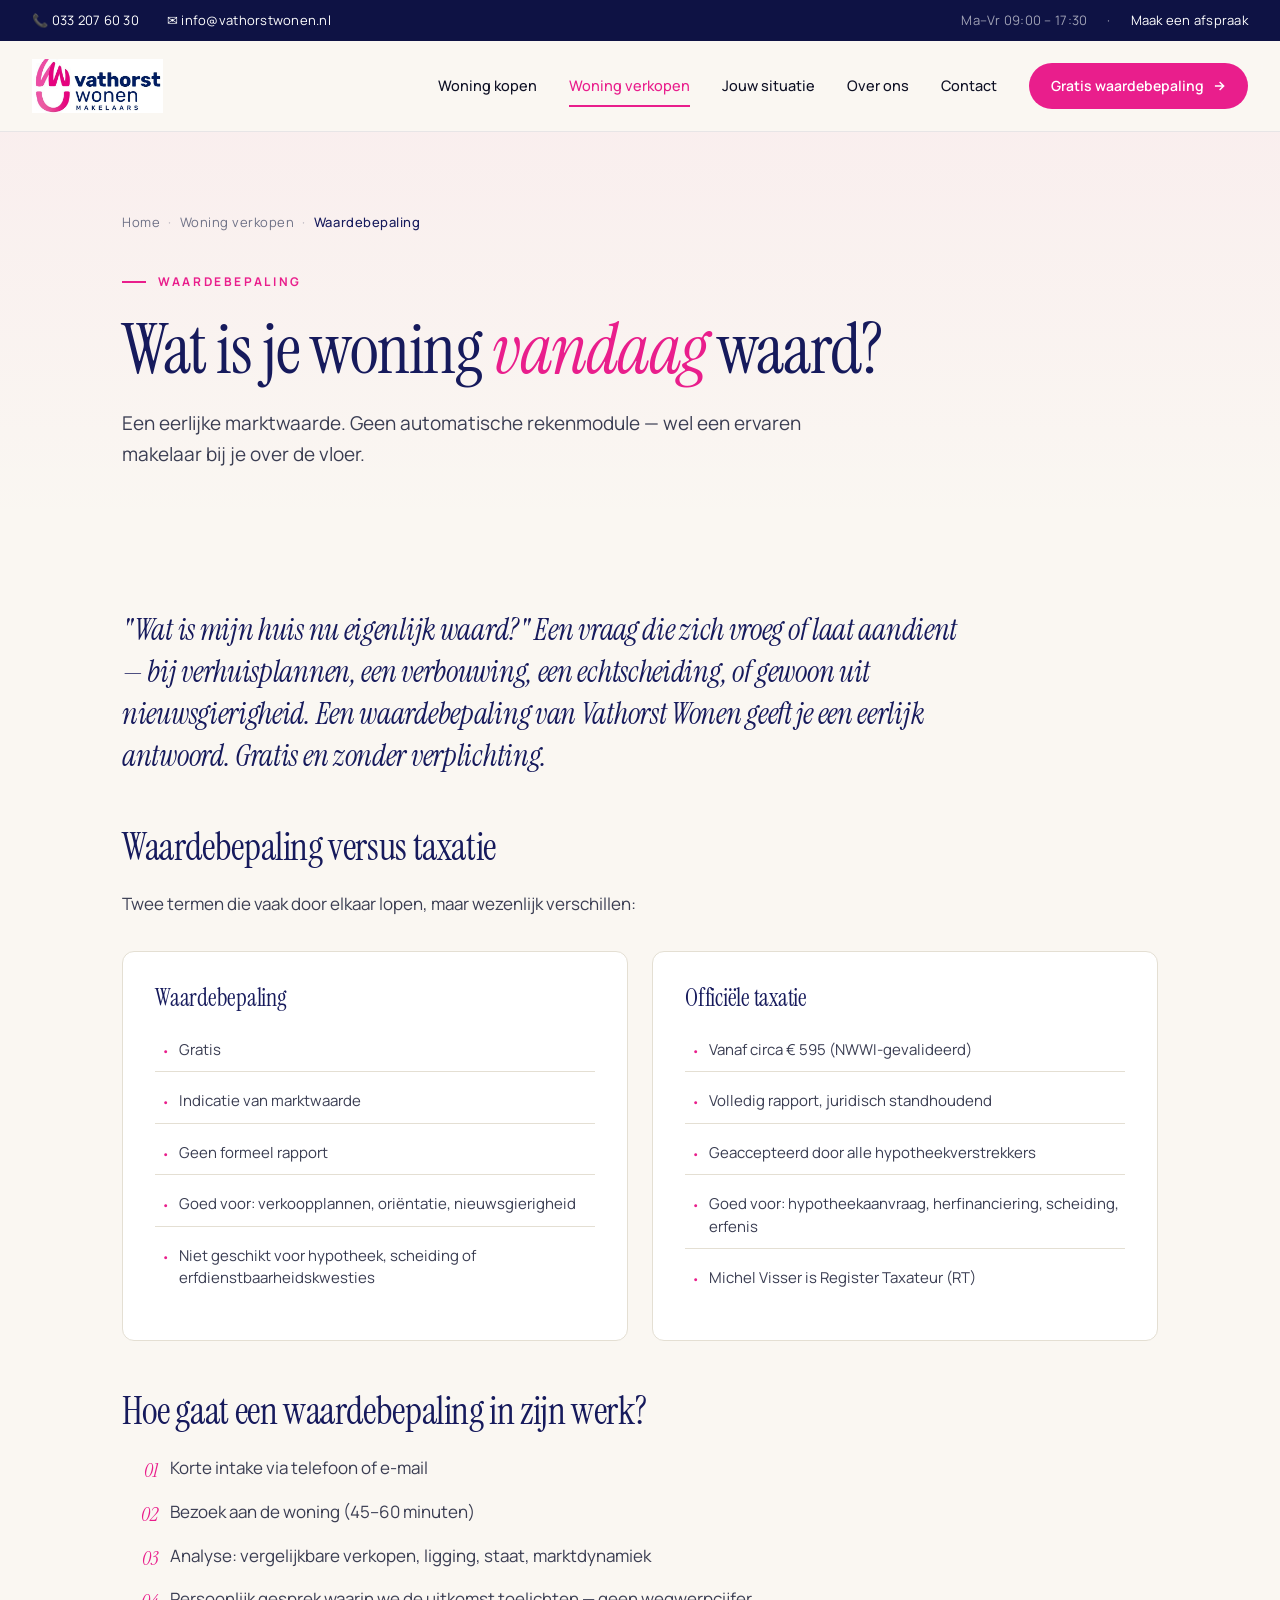
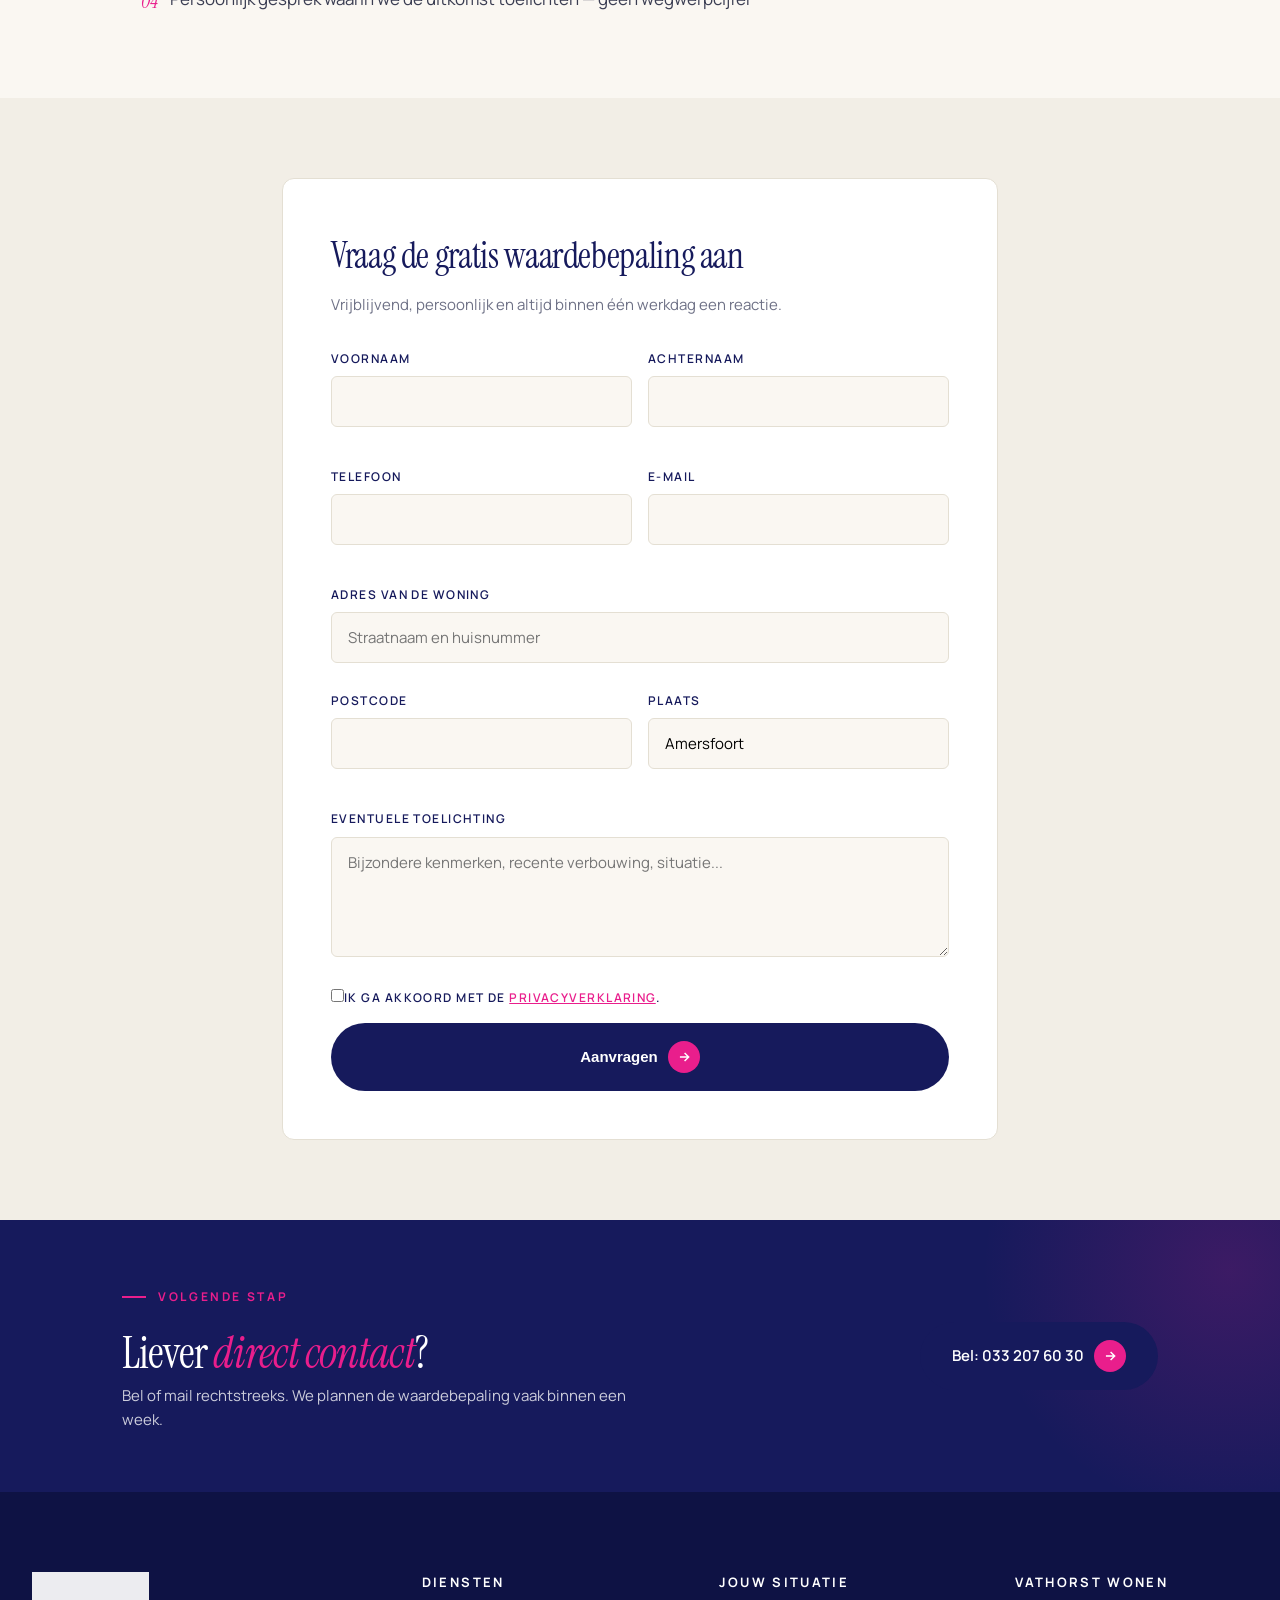
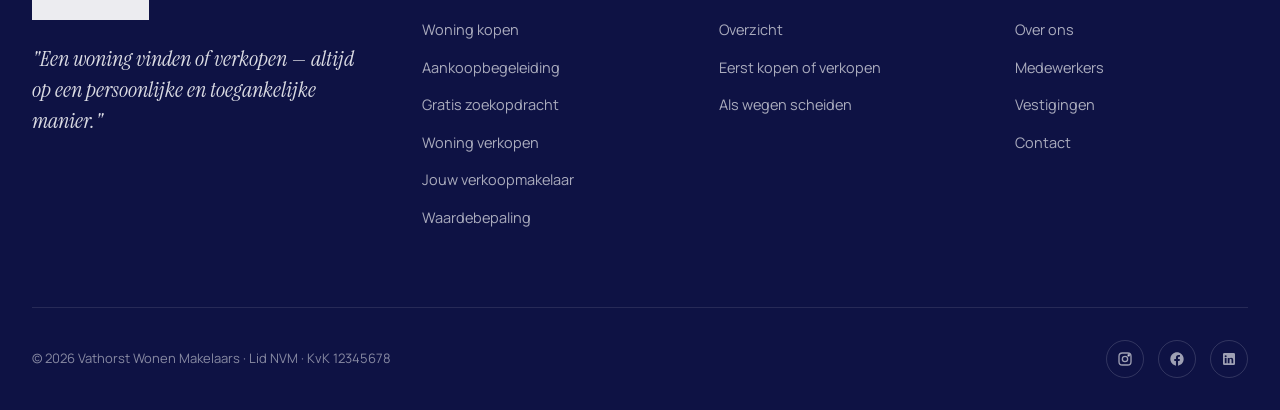
<file: waardebepaling.html>
<!DOCTYPE html>
<html lang="nl">
<head>
<meta charset="UTF-8">
<meta name="viewport" content="width=device-width, initial-scale=1.0, viewport-fit=cover">
<meta name="theme-color" content="#161A5C">
<meta name="format-detection" content="telephone=yes">

<title>Gratis waardebepaling Amersfoort | Vathorst Wonen</title>
<meta name="description" content="Wat is jouw woning waard in de actuele markt? Vraag een gratis, vrijblijvende waardebepaling aan in Vathorst, Amersfoort of regio.">
<meta name="author" content="Michel Visser — Vathorst Wonen Makelaars">
<meta name="robots" content="index, follow, max-image-preview:large, max-snippet:-1">
<link rel="canonical" href="https://www.vathorstwonen.nl/waardebepaling.html">

<meta property="og:type" content="website">
<meta property="og:locale" content="nl_NL">
<meta property="og:site_name" content="Vathorst Wonen Makelaars">
<meta property="og:url" content="https://www.vathorstwonen.nl/waardebepaling.html">
<meta property="og:title" content="Gratis waardebepaling Amersfoort | Vathorst Wonen">
<meta property="og:description" content="Wat is jouw woning waard in de actuele markt? Vraag een gratis, vrijblijvende waardebepaling aan in Vathorst, Amersfoort of regio.">
<meta property="og:image" content="https://www.vathorstwonen.nl/images/michel-portrait.jpg">

<meta name="twitter:card" content="summary_large_image">
<meta name="twitter:title" content="Gratis waardebepaling Amersfoort | Vathorst Wonen">
<meta name="twitter:description" content="Wat is jouw woning waard in de actuele markt? Vraag een gratis, vrijblijvende waardebepaling aan in Vathorst, Amersfoort of regio.">
<meta name="twitter:image" content="https://www.vathorstwonen.nl/images/michel-portrait.jpg">

<link rel="icon" type="image/svg+xml" href="data:image/svg+xml,%3Csvg xmlns='http://www.w3.org/2000/svg' viewBox='0 0 32 32'%3E%3Crect width='32' height='32' rx='6' fill='%23161A5C'/%3E%3Cpath d='M5 14L11 20L13 14L16 22L19 14L21 20L27 14' stroke='%23E91E8C' stroke-width='3' stroke-linecap='round' stroke-linejoin='round' fill='none'/%3E%3Ccircle cx='16' cy='9' r='3' fill='white'/%3E%3C/svg%3E">

<link rel="preconnect" href="https://fonts.googleapis.com">
<link rel="preconnect" href="https://fonts.gstatic.com" crossorigin>
<link href="https://fonts.googleapis.com/css2?family=Instrument+Serif:ital@0;1&family=Manrope:wght@300;400;500;600;700;800&display=swap" rel="stylesheet">
<link rel="stylesheet" href="styles.css">
</head>
<body>
<div class="utility">
  <div class="utility-inner">
    <div class="utility-left">
      <a href="tel:0332076030">📞 033 207 60 30</a>
      <a href="mailto:info@vathorstwonen.nl">✉ info@vathorstwonen.nl</a>
    </div>
    <div class="utility-right">
      <span>Ma–Vr 09:00 – 17:30</span>
      <span>·</span>
      <a href="contact.html">Maak een afspraak</a>
    </div>
  </div>
</div>

<header class="header">
  <div class="header-inner">
    <a href="index.html" class="logo" aria-label="Vathorst Wonen Makelaars - home">
      <img src="logo.png" alt="Vathorst Wonen Makelaars" width="200" height="82" class="logo-img">
    </a>

    <nav class="nav" id="mainNav" aria-label="Hoofdnavigatie">
      <a href="woning-kopen.html" class="nav-item">Woning kopen</a>
      <a href="woning-verkopen.html" class="nav-item is-active">Woning verkopen</a>
      <a href="jouw-situatie.html" class="nav-item">Jouw situatie</a>
      <a href="over-ons.html" class="nav-item">Over ons</a>
      <a href="contact.html" class="nav-item">Contact</a>
      <a href="waardebepaling.html" class="nav-cta">
        Gratis waardebepaling
        <svg viewBox="0 0 24 24" fill="none" stroke="currentColor" stroke-width="2.5" aria-hidden="true"><path d="M5 12h14M13 5l7 7-7 7"/></svg>
      </a>
    </nav>

    <button class="menu-toggle" aria-label="Menu openen" aria-expanded="false" aria-controls="mainNav">
      <span></span><span></span><span></span>
    </button>
  </div>
</header>

<div class="nav-backdrop" id="navBackdrop"></div>

<section class="page-hero">
  <div class="page-hero-inner">
    <nav class="breadcrumb" aria-label="Kruimelpad"><a href="index.html">Home</a><span class=sep>·</span><a href="woning-verkopen.html">Woning verkopen</a><span class=sep>·</span><span aria-current="page">Waardebepaling</span></nav>
    <div class="section-eyebrow">Waardebepaling</div>
    <h1 class="page-hero-title">Wat is je woning <em>vandaag</em> waard?</h1>
    <p class="page-hero-lead">Een eerlijke marktwaarde. Geen automatische rekenmodule — wel een ervaren makelaar bij je over de vloer.</p>
  </div>
</section>
<section class="prose">
  <div class="prose-inner">
    <div class="prose-grid">
      <div>
        <p class="lead">"Wat is mijn huis nu eigenlijk waard?" Een vraag die zich vroeg of laat aandient — bij verhuisplannen, een verbouwing, een echtscheiding, of gewoon uit nieuwsgierigheid. Een waardebepaling van Vathorst Wonen geeft je een eerlijk antwoord. Gratis en zonder verplichting.</p>

        <h2>Waardebepaling versus taxatie</h2>
        <p>Twee termen die vaak door elkaar lopen, maar wezenlijk verschillen:</p>
        <div class="compare">
          <div class="compare-col">
            <h3>Waardebepaling</h3>
            <ul>
              <li>Gratis</li>
              <li>Indicatie van marktwaarde</li>
              <li>Geen formeel rapport</li>
              <li>Goed voor: verkoopplannen, oriëntatie, nieuwsgierigheid</li>
              <li>Niet geschikt voor hypotheek, scheiding of erfdienstbaarheidskwesties</li>
            </ul>
          </div>
          <div class="compare-col">
            <h3>Officiële taxatie</h3>
            <ul>
              <li>Vanaf circa € 595 (NWWI-gevalideerd)</li>
              <li>Volledig rapport, juridisch standhoudend</li>
              <li>Geaccepteerd door alle hypotheekverstrekkers</li>
              <li>Goed voor: hypotheekaanvraag, herfinanciering, scheiding, erfenis</li>
              <li>Michel Visser is Register Taxateur (RT)</li>
            </ul>
          </div>
        </div>

        <h2>Hoe gaat een waardebepaling in zijn werk?</h2>
        <ol class="ordered">
          <li>Korte intake via telefoon of e-mail</li>
          <li>Bezoek aan de woning (45–60 minuten)</li>
          <li>Analyse: vergelijkbare verkopen, ligging, staat, marktdynamiek</li>
          <li>Persoonlijk gesprek waarin we de uitkomst toelichten — geen wegwerpcijfer</li>
        </ol>
      </div>
    </div>
  </div>
</section>

<section class="form-section">
  <div class="form-section-inner">
    <div class="form-card">
      <h2>Vraag de gratis waardebepaling aan</h2>
      <p class="sub">Vrijblijvend, persoonlijk en altijd binnen één werkdag een reactie.</p>
      <form onsubmit="event.preventDefault();alert('Bedankt! We nemen snel contact op.');">
        <div class="form-row">
          <div class="form-group"><label>Voornaam</label><input class="field" required></div>
          <div class="form-group"><label>Achternaam</label><input class="field" required></div>
        </div>
        <div class="form-row">
          <div class="form-group"><label>Telefoon</label><input class="field" type="tel"></div>
          <div class="form-group"><label>E-mail</label><input class="field" type="email" required></div>
        </div>
        <div class="form-group"><label>Adres van de woning</label><input class="field" placeholder="Straatnaam en huisnummer"></div>
        <div class="form-row">
          <div class="form-group"><label>Postcode</label><input class="field"></div>
          <div class="form-group"><label>Plaats</label><input class="field" value="Amersfoort"></div>
        </div>
        <div class="form-group"><label>Eventuele toelichting</label><textarea class="field" placeholder="Bijzondere kenmerken, recente verbouwing, situatie..."></textarea></div>
        <label class="form-check"><input type="checkbox" required><span>Ik ga akkoord met de <a href="#">privacyverklaring</a>.</span></label>
        <button type="submit" class="btn-primary btn-full">Aanvragen <span class="btn-arrow"><svg viewBox="0 0 24 24" fill="none" stroke="currentColor" stroke-width="2.5"><path d="M5 12h14M13 5l7 7-7 7"/></svg></span></button>
      </form>
    </div>
  </div>
</section>

<section class="cta-band">
  <div class="cta-band-inner">
    <div>
      <div class="section-eyebrow">Volgende stap</div>
      <h2>Liever <em>direct contact</em>?</h2>
      <p>Bel of mail rechtstreeks. We plannen de waardebepaling vaak binnen een week.</p>
    </div>
    <a href="tel:0332076030" class="btn-primary">
      Bel: 033 207 60 30
      <span class="btn-arrow"><svg viewBox="0 0 24 24" fill="none" stroke="currentColor" stroke-width="2.5"><path d="M5 12h14M13 5l7 7-7 7"/></svg></span>
    </a>
  </div>
</section>
<footer class="footer">
  <div class="footer-inner">
    <div class="footer-grid">
      <div>
        <div class="footer-logo">
          <img src="logo.png" alt="Vathorst Wonen Makelaars" width="200" height="82" class="logo-img logo-img--inverted">
        </div>
        <p class="footer-tagline">"Een woning vinden of verkopen — altijd op een persoonlijke en toegankelijke manier."</p>
      </div>

      <div>
        <h4>Diensten</h4>
        <ul>
          <li><a href="woning-kopen.html">Woning kopen</a></li>
          <li><a href="aankoopbegeleiding.html">Aankoopbegeleiding</a></li>
          <li><a href="gratis-zoekopdracht.html">Gratis zoekopdracht</a></li>
          <li><a href="woning-verkopen.html">Woning verkopen</a></li>
          <li><a href="jouw-verkoopmakelaar.html">Jouw verkoopmakelaar</a></li>
          <li><a href="waardebepaling.html">Waardebepaling</a></li>
        </ul>
      </div>

      <div>
        <h4>Jouw situatie</h4>
        <ul>
          <li><a href="jouw-situatie.html">Overzicht</a></li>
          <li><a href="eerst-kopen-of-verkopen.html">Eerst kopen of verkopen</a></li>
          <li><a href="als-wegen-scheiden.html">Als wegen scheiden</a></li>
        </ul>
      </div>

      <div>
        <h4>Vathorst Wonen</h4>
        <ul>
          <li><a href="over-ons.html">Over ons</a></li>
          <li><a href="medewerkers.html">Medewerkers</a></li>
          <li><a href="vestigingen.html">Vestigingen</a></li>
          <li><a href="contact.html">Contact</a></li>
        </ul>
      </div>
    </div>

    <div class="footer-bottom">
      <div>© 2026 Vathorst Wonen Makelaars · Lid NVM · KvK 12345678</div>
      <div class="footer-socials">
        <a href="#" aria-label="Instagram"><svg viewBox="0 0 24 24" fill="none" stroke="currentColor" stroke-width="2"><rect x="3" y="3" width="18" height="18" rx="5"/><circle cx="12" cy="12" r="4"/><circle cx="17.5" cy="6.5" r="1" fill="currentColor"/></svg></a>
        <a href="#" aria-label="Facebook"><svg viewBox="0 0 24 24" fill="currentColor"><path d="M22 12.07C22 6.51 17.52 2 12 2S2 6.51 2 12.07c0 5 3.66 9.13 8.44 9.88v-6.99H7.9v-2.89h2.54V9.85c0-2.51 1.49-3.9 3.77-3.9 1.09 0 2.24.2 2.24.2v2.46h-1.26c-1.24 0-1.63.77-1.63 1.56v1.88h2.78l-.45 2.89h-2.33V22c4.78-.75 8.44-4.88 8.44-9.93z"/></svg></a>
        <a href="#" aria-label="LinkedIn"><svg viewBox="0 0 24 24" fill="currentColor"><path d="M19 3a2 2 0 012 2v14a2 2 0 01-2 2H5a2 2 0 01-2-2V5a2 2 0 012-2h14zM8.34 18.34V10.5H5.67v7.84h2.67zM7 9.34a1.55 1.55 0 100-3.1 1.55 1.55 0 000 3.1zm11.34 9V13.9c0-2.48-1.34-3.62-3.13-3.62a2.7 2.7 0 00-2.45 1.36V10.5h-2.67v7.84h2.67v-4.34c0-1.15.21-2.26 1.64-2.26 1.4 0 1.42 1.31 1.42 2.33v4.27h2.52z"/></svg></a>
      </div>
    </div>
  </div>
</footer>
<script src="script.js" defer></script>
</body>
</html>
</file>
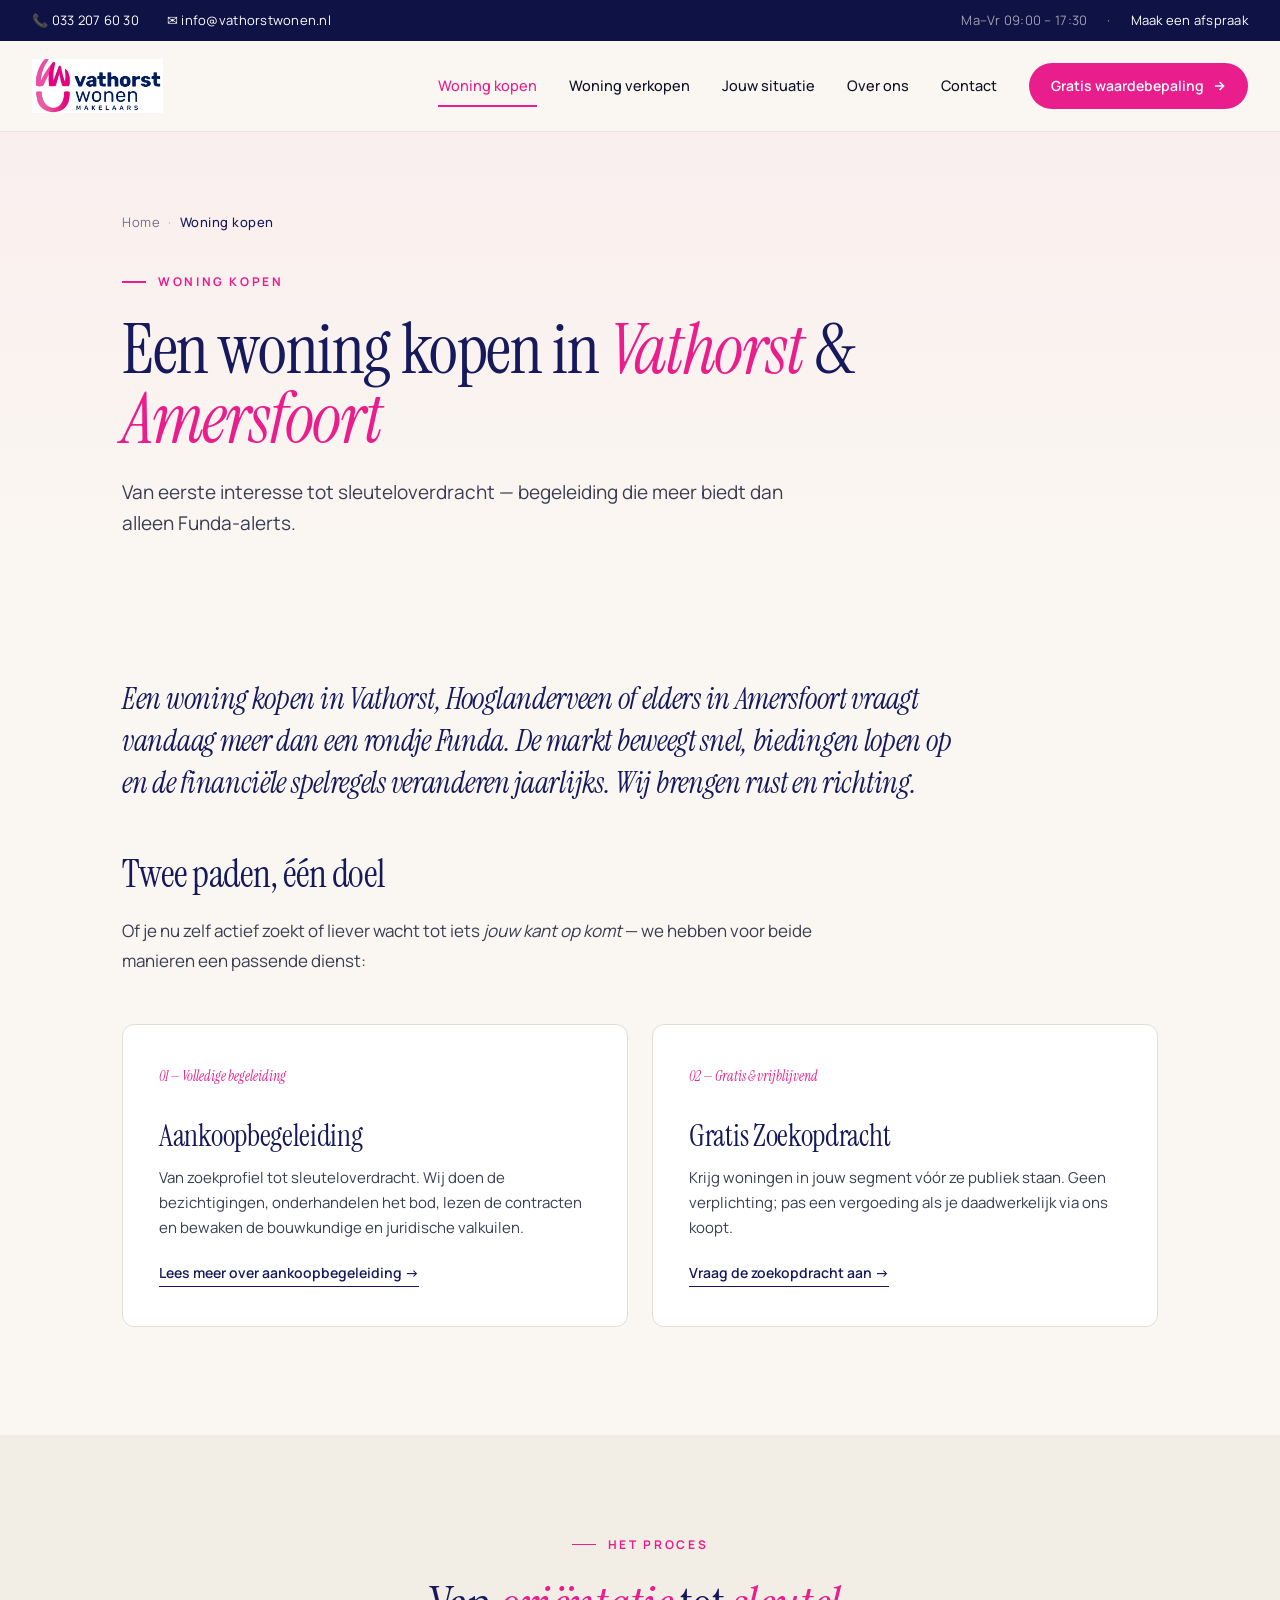
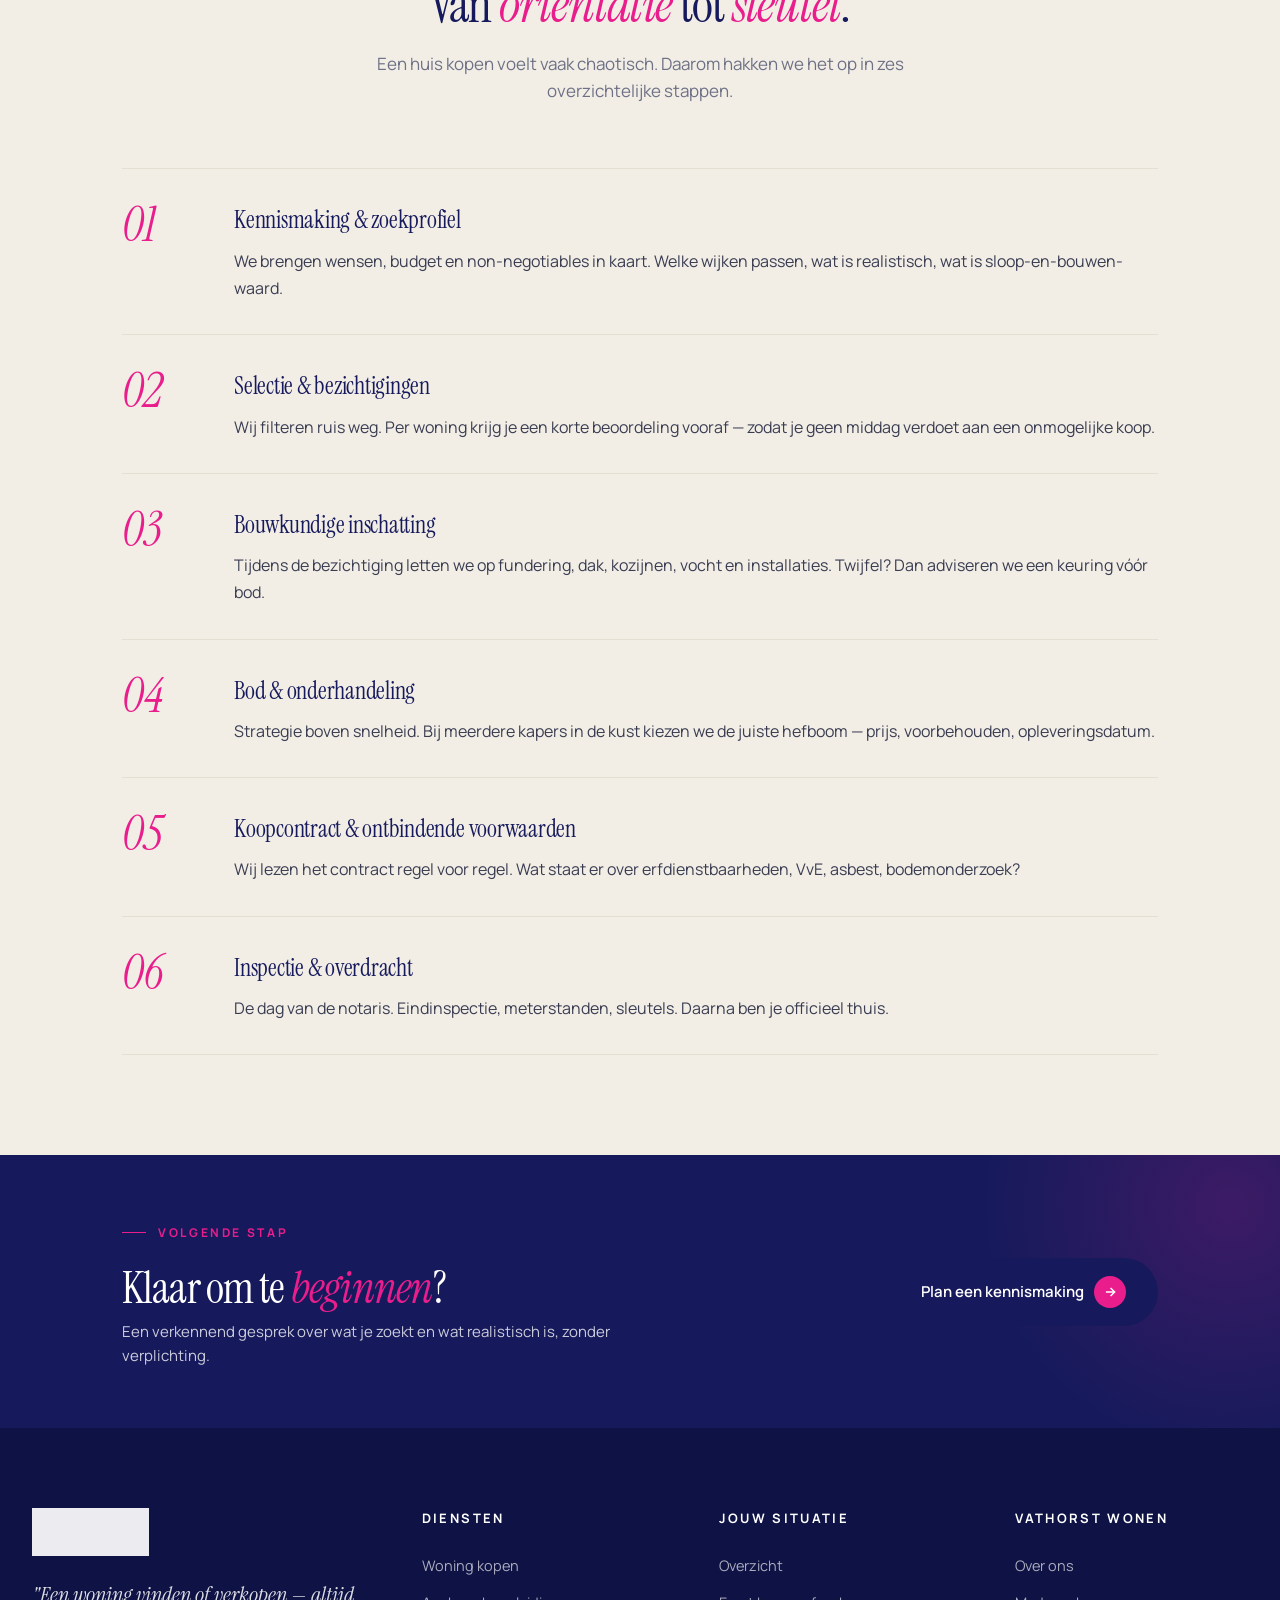
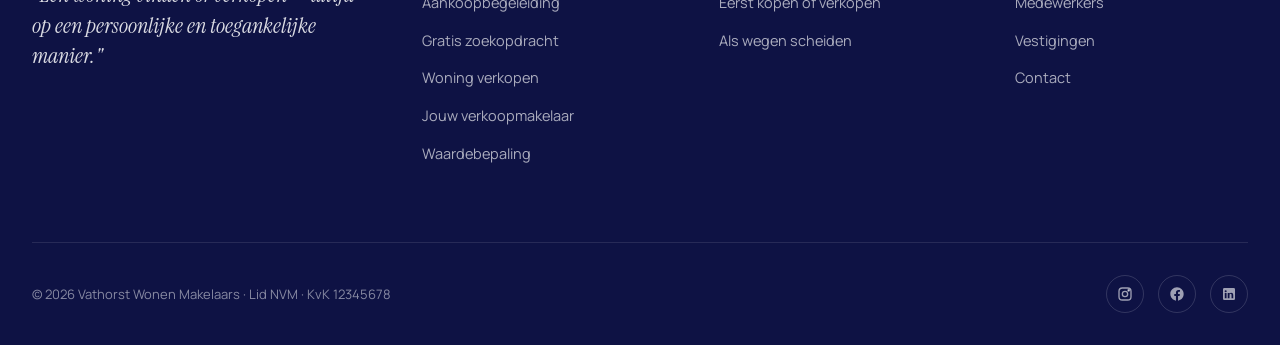
<file: woning-kopen.html>
<!DOCTYPE html>
<html lang="nl">
<head>
<meta charset="UTF-8">
<meta name="viewport" content="width=device-width, initial-scale=1.0, viewport-fit=cover">
<meta name="theme-color" content="#161A5C">
<meta name="format-detection" content="telephone=yes">

<title>Woning kopen in Vathorst &amp; Amersfoort | Vathorst Wonen</title>
<meta name="description" content="Een woning kopen in Vathorst of Amersfoort. Aankoopbegeleiding of een gratis zoekopdracht — persoonlijk advies van NVM Register Makelaar Michel Visser.">
<meta name="author" content="Michel Visser — Vathorst Wonen Makelaars">
<meta name="robots" content="index, follow, max-image-preview:large, max-snippet:-1">
<link rel="canonical" href="https://www.vathorstwonen.nl/woning-kopen.html">

<meta property="og:type" content="website">
<meta property="og:locale" content="nl_NL">
<meta property="og:site_name" content="Vathorst Wonen Makelaars">
<meta property="og:url" content="https://www.vathorstwonen.nl/woning-kopen.html">
<meta property="og:title" content="Woning kopen in Vathorst &amp; Amersfoort | Vathorst Wonen">
<meta property="og:description" content="Een woning kopen in Vathorst of Amersfoort. Aankoopbegeleiding of een gratis zoekopdracht — persoonlijk advies van NVM Register Makelaar Michel Visser.">
<meta property="og:image" content="https://www.vathorstwonen.nl/images/michel-portrait.jpg">

<meta name="twitter:card" content="summary_large_image">
<meta name="twitter:title" content="Woning kopen in Vathorst &amp; Amersfoort | Vathorst Wonen">
<meta name="twitter:description" content="Een woning kopen in Vathorst of Amersfoort. Aankoopbegeleiding of een gratis zoekopdracht — persoonlijk advies van NVM Register Makelaar Michel Visser.">
<meta name="twitter:image" content="https://www.vathorstwonen.nl/images/michel-portrait.jpg">

<link rel="icon" type="image/svg+xml" href="data:image/svg+xml,%3Csvg xmlns='http://www.w3.org/2000/svg' viewBox='0 0 32 32'%3E%3Crect width='32' height='32' rx='6' fill='%23161A5C'/%3E%3Cpath d='M5 14L11 20L13 14L16 22L19 14L21 20L27 14' stroke='%23E91E8C' stroke-width='3' stroke-linecap='round' stroke-linejoin='round' fill='none'/%3E%3Ccircle cx='16' cy='9' r='3' fill='white'/%3E%3C/svg%3E">

<link rel="preconnect" href="https://fonts.googleapis.com">
<link rel="preconnect" href="https://fonts.gstatic.com" crossorigin>
<link href="https://fonts.googleapis.com/css2?family=Instrument+Serif:ital@0;1&family=Manrope:wght@300;400;500;600;700;800&display=swap" rel="stylesheet">
<link rel="stylesheet" href="styles.css">
</head>
<body>
<div class="utility">
  <div class="utility-inner">
    <div class="utility-left">
      <a href="tel:0332076030">📞 033 207 60 30</a>
      <a href="mailto:info@vathorstwonen.nl">✉ info@vathorstwonen.nl</a>
    </div>
    <div class="utility-right">
      <span>Ma–Vr 09:00 – 17:30</span>
      <span>·</span>
      <a href="contact.html">Maak een afspraak</a>
    </div>
  </div>
</div>

<header class="header">
  <div class="header-inner">
    <a href="index.html" class="logo" aria-label="Vathorst Wonen Makelaars - home">
      <img src="logo.png" alt="Vathorst Wonen Makelaars" width="200" height="82" class="logo-img">
    </a>

    <nav class="nav" id="mainNav" aria-label="Hoofdnavigatie">
      <a href="woning-kopen.html" class="nav-item is-active">Woning kopen</a>
      <a href="woning-verkopen.html" class="nav-item">Woning verkopen</a>
      <a href="jouw-situatie.html" class="nav-item">Jouw situatie</a>
      <a href="over-ons.html" class="nav-item">Over ons</a>
      <a href="contact.html" class="nav-item">Contact</a>
      <a href="waardebepaling.html" class="nav-cta">
        Gratis waardebepaling
        <svg viewBox="0 0 24 24" fill="none" stroke="currentColor" stroke-width="2.5" aria-hidden="true"><path d="M5 12h14M13 5l7 7-7 7"/></svg>
      </a>
    </nav>

    <button class="menu-toggle" aria-label="Menu openen" aria-expanded="false" aria-controls="mainNav">
      <span></span><span></span><span></span>
    </button>
  </div>
</header>

<div class="nav-backdrop" id="navBackdrop"></div>

<section class="page-hero">
  <div class="page-hero-inner">
    <nav class="breadcrumb" aria-label="Kruimelpad"><a href="index.html">Home</a><span class=sep>·</span><span aria-current="page">Woning kopen</span></nav>
    <div class="section-eyebrow">Woning kopen</div>
    <h1 class="page-hero-title">Een woning kopen in <em>Vathorst</em> &amp; <em>Amersfoort</em></h1>
    <p class="page-hero-lead">Van eerste interesse tot sleuteloverdracht — begeleiding die meer biedt dan alleen Funda-alerts.</p>
  </div>
</section>
<section class="prose">
  <div class="prose-inner">
    <div class="prose-grid">
      <div>
        <p class="lead">Een woning kopen in Vathorst, Hooglanderveen of elders in Amersfoort vraagt vandaag meer dan een rondje Funda. De markt beweegt snel, biedingen lopen op en de financiële spelregels veranderen jaarlijks. Wij brengen rust en richting.</p>

        <h2>Twee paden, één doel</h2>
        <p>Of je nu zelf actief zoekt of liever wacht tot iets <em>jouw kant op komt</em> — we hebben voor beide manieren een passende dienst:</p>
      </div>
    </div>

    <div class="dual-cards">
      <a href="aankoopbegeleiding.html" class="dual-card">
        <div class="dual-card-num">01 — Volledige begeleiding</div>
        <h3>Aankoopbegeleiding</h3>
        <p>Van zoekprofiel tot sleuteloverdracht. Wij doen de bezichtigingen, onderhandelen het bod, lezen de contracten en bewaken de bouwkundige en juridische valkuilen.</p>
        <span class="dual-card-link">Lees meer over aankoopbegeleiding →</span>
      </a>
      <a href="gratis-zoekopdracht.html" class="dual-card">
        <div class="dual-card-num">02 — Gratis &amp; vrijblijvend</div>
        <h3>Gratis Zoekopdracht</h3>
        <p>Krijg woningen in jouw segment vóór ze publiek staan. Geen verplichting; pas een vergoeding als je daadwerkelijk via ons koopt.</p>
        <span class="dual-card-link">Vraag de zoekopdracht aan →</span>
      </a>
    </div>
  </div>
</section>

<section class="steps">
  <div class="steps-inner">
    <div class="steps-head">
      <div class="section-eyebrow">Het proces</div>
      <h2>Van <em>oriëntatie</em> tot <em>sleutel</em>.</h2>
      <p>Een huis kopen voelt vaak chaotisch. Daarom hakken we het op in zes overzichtelijke stappen.</p>
    </div>

    <ol class="step-list">
      <li class="step"><span class="step-num">01</span><div><h3>Kennismaking &amp; zoekprofiel</h3><p>We brengen wensen, budget en non-negotiables in kaart. Welke wijken passen, wat is realistisch, wat is sloop-en-bouwen-waard.</p></div></li>
      <li class="step"><span class="step-num">02</span><div><h3>Selectie &amp; bezichtigingen</h3><p>Wij filteren ruis weg. Per woning krijg je een korte beoordeling vooraf — zodat je geen middag verdoet aan een onmogelijke koop.</p></div></li>
      <li class="step"><span class="step-num">03</span><div><h3>Bouwkundige inschatting</h3><p>Tijdens de bezichtiging letten we op fundering, dak, kozijnen, vocht en installaties. Twijfel? Dan adviseren we een keuring vóór bod.</p></div></li>
      <li class="step"><span class="step-num">04</span><div><h3>Bod &amp; onderhandeling</h3><p>Strategie boven snelheid. Bij meerdere kapers in de kust kiezen we de juiste hefboom — prijs, voorbehouden, opleveringsdatum.</p></div></li>
      <li class="step"><span class="step-num">05</span><div><h3>Koopcontract &amp; ontbindende voorwaarden</h3><p>Wij lezen het contract regel voor regel. Wat staat er over erfdienstbaarheden, VvE, asbest, bodemonderzoek?</p></div></li>
      <li class="step"><span class="step-num">06</span><div><h3>Inspectie &amp; overdracht</h3><p>De dag van de notaris. Eindinspectie, meterstanden, sleutels. Daarna ben je officieel thuis.</p></div></li>
    </ol>
  </div>
</section>

<section class="cta-band">
  <div class="cta-band-inner">
    <div>
      <div class="section-eyebrow">Volgende stap</div>
      <h2>Klaar om te <em>beginnen</em>?</h2>
      <p>Een verkennend gesprek over wat je zoekt en wat realistisch is, zonder verplichting.</p>
    </div>
    <a href="contact.html" class="btn-primary">
      Plan een kennismaking
      <span class="btn-arrow"><svg viewBox="0 0 24 24" fill="none" stroke="currentColor" stroke-width="2.5"><path d="M5 12h14M13 5l7 7-7 7"/></svg></span>
    </a>
  </div>
</section>
<footer class="footer">
  <div class="footer-inner">
    <div class="footer-grid">
      <div>
        <div class="footer-logo">
          <img src="logo.png" alt="Vathorst Wonen Makelaars" width="200" height="82" class="logo-img logo-img--inverted">
        </div>
        <p class="footer-tagline">"Een woning vinden of verkopen — altijd op een persoonlijke en toegankelijke manier."</p>
      </div>

      <div>
        <h4>Diensten</h4>
        <ul>
          <li><a href="woning-kopen.html">Woning kopen</a></li>
          <li><a href="aankoopbegeleiding.html">Aankoopbegeleiding</a></li>
          <li><a href="gratis-zoekopdracht.html">Gratis zoekopdracht</a></li>
          <li><a href="woning-verkopen.html">Woning verkopen</a></li>
          <li><a href="jouw-verkoopmakelaar.html">Jouw verkoopmakelaar</a></li>
          <li><a href="waardebepaling.html">Waardebepaling</a></li>
        </ul>
      </div>

      <div>
        <h4>Jouw situatie</h4>
        <ul>
          <li><a href="jouw-situatie.html">Overzicht</a></li>
          <li><a href="eerst-kopen-of-verkopen.html">Eerst kopen of verkopen</a></li>
          <li><a href="als-wegen-scheiden.html">Als wegen scheiden</a></li>
        </ul>
      </div>

      <div>
        <h4>Vathorst Wonen</h4>
        <ul>
          <li><a href="over-ons.html">Over ons</a></li>
          <li><a href="medewerkers.html">Medewerkers</a></li>
          <li><a href="vestigingen.html">Vestigingen</a></li>
          <li><a href="contact.html">Contact</a></li>
        </ul>
      </div>
    </div>

    <div class="footer-bottom">
      <div>© 2026 Vathorst Wonen Makelaars · Lid NVM · KvK 12345678</div>
      <div class="footer-socials">
        <a href="#" aria-label="Instagram"><svg viewBox="0 0 24 24" fill="none" stroke="currentColor" stroke-width="2"><rect x="3" y="3" width="18" height="18" rx="5"/><circle cx="12" cy="12" r="4"/><circle cx="17.5" cy="6.5" r="1" fill="currentColor"/></svg></a>
        <a href="#" aria-label="Facebook"><svg viewBox="0 0 24 24" fill="currentColor"><path d="M22 12.07C22 6.51 17.52 2 12 2S2 6.51 2 12.07c0 5 3.66 9.13 8.44 9.88v-6.99H7.9v-2.89h2.54V9.85c0-2.51 1.49-3.9 3.77-3.9 1.09 0 2.24.2 2.24.2v2.46h-1.26c-1.24 0-1.63.77-1.63 1.56v1.88h2.78l-.45 2.89h-2.33V22c4.78-.75 8.44-4.88 8.44-9.93z"/></svg></a>
        <a href="#" aria-label="LinkedIn"><svg viewBox="0 0 24 24" fill="currentColor"><path d="M19 3a2 2 0 012 2v14a2 2 0 01-2 2H5a2 2 0 01-2-2V5a2 2 0 012-2h14zM8.34 18.34V10.5H5.67v7.84h2.67zM7 9.34a1.55 1.55 0 100-3.1 1.55 1.55 0 000 3.1zm11.34 9V13.9c0-2.48-1.34-3.62-3.13-3.62a2.7 2.7 0 00-2.45 1.36V10.5h-2.67v7.84h2.67v-4.34c0-1.15.21-2.26 1.64-2.26 1.4 0 1.42 1.31 1.42 2.33v4.27h2.52z"/></svg></a>
      </div>
    </div>
  </div>
</footer>
<script src="script.js" defer></script>
</body>
</html>
</file>
<file: styles.css>
:root{
  --navy:#161A5C;
  --navy-deep:#0E1244;
  --navy-soft:#262B7A;
  --magenta:#E91E8C;
  --magenta-deep:#C5106F;
  --skyblue:#1FA9E0;
  --cream:#FAF7F2;
  --paper:#F2EEE6;
  --ink:#0E1024;
  --muted:#6E7186;
  --line:#E4DFD3;
}

*{box-sizing:border-box;margin:0;padding:0}
html{scroll-behavior:smooth}
body{
  font-family:'Manrope',-apple-system,sans-serif;
  font-size:16px;
  line-height:1.6;
  color:var(--ink);
  background:var(--cream);
  -webkit-font-smoothing:antialiased;
  overflow-x:hidden;
}
img{display:block;max-width:100%;height:auto}
a{color:inherit;text-decoration:none}
.serif{font-family:'Instrument Serif',serif;font-weight:400;letter-spacing:-0.01em}

/* ============== UTILITY BAR ============== */
.utility{
  background:var(--navy-deep);
  color:#fff;
  font-size:13px;
  letter-spacing:0.02em;
  padding:10px 0;
}
.utility-inner{
  max-width:1320px;margin:0 auto;padding:0 32px;
  display:flex;justify-content:space-between;align-items:center;
}
.utility-left{display:flex;gap:28px;flex-wrap:wrap}
.utility a:hover{color:var(--magenta)}
.utility-right{display:flex;gap:20px;align-items:center}
.utility-right span{opacity:0.6}

/* ============== HEADER ============== */
.header{
  position:sticky;top:0;z-index:100;
  background:rgba(250,247,242,0.92);
  backdrop-filter:blur(14px);
  -webkit-backdrop-filter:blur(14px);
  border-bottom:1px solid rgba(22,26,92,0.08);
}
.header-inner{
  max-width:1320px;margin:0 auto;padding:18px 32px;
  display:flex;align-items:center;justify-content:space-between;gap:40px;
}
.logo{display:flex;align-items:center;flex-shrink:0;text-decoration:none}
.logo-img{
  height:54px;width:auto;
  display:block;
  transition:opacity .25s;
}
.logo:hover .logo-img{opacity:0.85}
/* On the dark footer, the logo is on a navy background — white-on-white block + invert keeps brand recognisable */
.logo-img--inverted{
  filter:brightness(0) invert(1);
  opacity:0.92;
}

.nav{display:flex;gap:32px;align-items:center}
.nav-item{
  position:relative;
  font-size:14.5px;
  font-weight:500;
  color:var(--ink);
  cursor:pointer;
  padding:8px 0;
  transition:color .2s;
}
.nav-item:hover{color:var(--magenta)}
.nav-item.has-dropdown::after{
  content:'';display:inline-block;width:6px;height:6px;
  border-right:1.5px solid currentColor;border-bottom:1.5px solid currentColor;
  transform:rotate(45deg);margin-left:6px;margin-bottom:2px;
}
.nav-cta{
  background:var(--magenta);color:#fff;
  padding:12px 22px;border-radius:999px;
  font-weight:600;font-size:14px;
  transition:all .2s;
  display:inline-flex;align-items:center;gap:8px;
}
.nav-cta:hover{background:var(--magenta-deep);transform:translateY(-1px)}
.nav-cta svg{width:14px;height:14px}

.menu-toggle{display:none;background:none;border:none;cursor:pointer;padding:10px;width:48px;height:48px;z-index:101}
.menu-toggle span{display:block;width:24px;height:2px;background:var(--ink);margin:5px auto;transition:.3s;transform-origin:center}
.menu-toggle[aria-expanded="true"] span:nth-child(1){transform:translateY(7px) rotate(45deg)}
.menu-toggle[aria-expanded="true"] span:nth-child(2){opacity:0}
.menu-toggle[aria-expanded="true"] span:nth-child(3){transform:translateY(-7px) rotate(-45deg)}

/* ============== HERO ============== */
.hero{
  position:relative;
  padding:80px 0 100px;
  overflow:hidden;
}
.hero::before{
  content:'';position:absolute;
  top:-200px;right:-200px;width:600px;height:600px;
  background:radial-gradient(circle,rgba(233,30,140,0.08),transparent 70%);
  border-radius:50%;
  z-index:0;
}
.hero-inner{
  max-width:1320px;margin:0 auto;padding:0 32px;
  display:grid;grid-template-columns:1.05fr 1fr;gap:80px;
  align-items:center;position:relative;z-index:1;
}
.hero-eyebrow{
  display:inline-flex;align-items:center;gap:12px;
  font-size:13px;letter-spacing:0.18em;text-transform:uppercase;
  color:var(--navy);font-weight:600;
  margin-bottom:32px;
}
.hero-eyebrow::before{
  content:'';display:block;width:32px;height:1.5px;background:var(--magenta);
}
.hero h1{
  font-family:'Instrument Serif',serif;
  font-size:clamp(48px,6.6vw,96px);
  font-weight:400;
  line-height:0.96;
  letter-spacing:-0.02em;
  color:var(--navy);
  margin-bottom:32px;
}
.hero h1 em{
  font-style:italic;
  color:var(--magenta);
}
.hero h1 .accent{
  position:relative;display:inline-block;
}
.hero h1 .accent::after{
  content:'';position:absolute;left:0;right:0;bottom:6px;height:14px;
  background:rgba(233,30,140,0.18);z-index:-1;
}
.hero p.lead{
  font-size:18px;
  line-height:1.65;
  color:#3A3D52;
  max-width:520px;
  margin-bottom:40px;
}
.hero-actions{display:flex;gap:16px;flex-wrap:wrap;align-items:center}
.btn-primary{
  background:var(--navy);color:#fff;
  padding:18px 32px;border-radius:999px;
  font-weight:600;font-size:15px;
  display:inline-flex;align-items:center;gap:10px;
  transition:all .25s;border:none;cursor:pointer;
}
.btn-primary:hover{background:var(--magenta);transform:translateY(-2px);box-shadow:0 12px 32px -8px rgba(233,30,140,0.4)}
.btn-secondary{
  padding:18px 28px;
  font-weight:600;font-size:15px;
  color:var(--navy);
  display:inline-flex;align-items:center;gap:10px;
  border-bottom:2px solid var(--navy);
  transition:all .25s;
}
.btn-secondary:hover{color:var(--magenta);border-color:var(--magenta)}
.btn-arrow{
  display:inline-grid;place-items:center;
  width:32px;height:32px;border-radius:50%;
  background:var(--magenta);
  transition:transform .25s;
}
.btn-primary:hover .btn-arrow{transform:translateX(4px)}
.btn-arrow svg{width:14px;height:14px;color:#fff}

.hero-visual{
  position:relative;
  aspect-ratio:4/5;
}
.hero-img{
  position:absolute;inset:0;
  border-radius:8px;
  overflow:hidden;
  background:var(--navy);
}
.hero-img img{
  width:100%;height:100%;object-fit:cover;
}
.hero-card{
  position:absolute;
  bottom:32px;left:-40px;
  background:#fff;
  padding:24px 28px;
  border-radius:6px;
  box-shadow:0 30px 60px -15px rgba(14,16,36,0.25);
  display:flex;align-items:center;gap:18px;
  max-width:320px;
}
.hero-card-mark{
  width:54px;height:54px;flex-shrink:0;
  background:var(--magenta);border-radius:50%;
  display:grid;place-items:center;
}
.hero-card-mark svg{width:24px;height:24px;color:#fff}
.hero-card-text{font-size:13px;line-height:1.4;color:var(--ink)}
.hero-card-text strong{display:block;font-family:'Instrument Serif',serif;font-size:18px;color:var(--navy);font-weight:400;margin-bottom:2px}

.hero-tag{
  position:absolute;
  top:30px;right:-20px;
  background:var(--cream);
  border:1px solid var(--line);
  padding:14px 18px;
  border-radius:999px;
  font-size:12px;
  letter-spacing:0.16em;
  text-transform:uppercase;
  color:var(--navy);
  font-weight:600;
  transform:rotate(4deg);
  display:flex;align-items:center;gap:8px;
}
.hero-tag::before{
  content:'';width:8px;height:8px;border-radius:50%;background:var(--magenta);
  animation:pulse 2s infinite;
}
@keyframes pulse{
  0%,100%{opacity:1;transform:scale(1)}
  50%{opacity:.6;transform:scale(1.3)}
}

/* ============== TRUST STRIP ============== */
.trust{
  background:var(--navy);
  color:#fff;
  padding:48px 0;
}
.trust-inner{
  max-width:1320px;margin:0 auto;padding:0 32px;
  display:grid;grid-template-columns:repeat(4,1fr);gap:48px;
}
.trust-item{
  display:flex;flex-direction:column;gap:6px;
  padding-left:24px;
  border-left:1px solid rgba(255,255,255,0.18);
}
.trust-item:first-child{border-left:none;padding-left:0}
.trust-num{
  font-family:'Instrument Serif',serif;
  font-size:48px;font-weight:400;line-height:1;
  color:#fff;
}
.trust-num em{font-style:italic;color:var(--magenta)}
.trust-label{
  font-size:13px;
  letter-spacing:0.06em;
  color:rgba(255,255,255,0.7);
  margin-top:4px;
}

/* ============== INTRO SECTION ============== */
.intro{padding:140px 0 100px}
.intro-inner{
  max-width:1320px;margin:0 auto;padding:0 32px;
  display:grid;grid-template-columns:1fr 1.5fr;gap:80px;
}
.section-eyebrow{
  display:inline-flex;align-items:center;gap:12px;
  font-size:12px;letter-spacing:0.22em;text-transform:uppercase;
  color:var(--magenta);font-weight:700;
  margin-bottom:24px;
}
.section-eyebrow::before{
  content:'';display:block;width:24px;height:1.5px;background:var(--magenta);
}
.intro h2{
  font-family:'Instrument Serif',serif;
  font-size:clamp(36px,4.5vw,64px);
  font-weight:400;line-height:1.05;
  letter-spacing:-0.02em;
  color:var(--navy);
}
.intro h2 em{font-style:italic;color:var(--magenta)}
.intro-body{font-size:17px;line-height:1.75;color:#3A3D52}
.intro-body p{margin-bottom:20px}
.intro-body p:first-child::first-letter{
  font-family:'Instrument Serif',serif;
  font-size:64px;
  float:left;
  line-height:0.9;
  margin:8px 12px 0 0;
  color:var(--magenta);
  font-style:italic;
}
.intro-sig{
  margin-top:36px;display:flex;align-items:center;gap:18px;
  padding-top:28px;border-top:1px solid var(--line);
}
.sig-name{font-family:'Instrument Serif',serif;font-size:24px;color:var(--navy);font-style:italic}
.sig-role{font-size:13px;color:var(--muted);letter-spacing:0.04em}

/* ============== SERVICES ============== */
.services{
  padding:100px 0;
  background:var(--paper);
  position:relative;
}
.services-inner{
  max-width:1320px;margin:0 auto;padding:0 32px;
}
.services-head{
  display:grid;grid-template-columns:1fr 1fr;gap:64px;
  align-items:end;margin-bottom:64px;
}
.services h2{
  font-family:'Instrument Serif',serif;
  font-size:clamp(36px,4.5vw,64px);
  font-weight:400;line-height:1.05;
  letter-spacing:-0.02em;
  color:var(--navy);
}
.services h2 em{font-style:italic;color:var(--magenta)}
.services-head-text{
  font-size:16px;line-height:1.7;color:#3A3D52;max-width:480px;
}
.service-grid{
  display:grid;grid-template-columns:repeat(3,1fr);gap:24px;
}
.service-card{
  background:#fff;
  border-radius:8px;
  overflow:hidden;
  display:flex;flex-direction:column;
  transition:transform .35s ease,box-shadow .35s ease;
  cursor:pointer;
  border:1px solid var(--line);
}
.service-card:hover{
  transform:translateY(-6px);
  box-shadow:0 30px 60px -20px rgba(14,16,36,0.2);
}
.service-img{
  aspect-ratio:5/3;
  overflow:hidden;
  background:var(--navy);
}
.service-img img{
  width:100%;height:100%;object-fit:cover;
  transition:transform .8s ease;
}
.service-card:hover .service-img img{transform:scale(1.05)}
.service-body{padding:32px 28px;flex:1;display:flex;flex-direction:column}
.service-num{
  font-family:'Instrument Serif',serif;
  font-size:14px;color:var(--magenta);
  font-style:italic;margin-bottom:14px;
}
.service-card h3{
  font-family:'Instrument Serif',serif;
  font-size:30px;font-weight:400;line-height:1.1;
  color:var(--navy);margin-bottom:14px;
  letter-spacing:-0.01em;
}
.service-card p{
  font-size:15px;line-height:1.65;color:#3A3D52;
  flex:1;margin-bottom:24px;
}
.service-link{
  display:inline-flex;align-items:center;gap:10px;
  font-size:14px;font-weight:600;
  color:var(--navy);
  border-bottom:1.5px solid var(--navy);
  padding-bottom:6px;
  align-self:flex-start;
  transition:all .25s;
}
.service-card:hover .service-link{color:var(--magenta);border-color:var(--magenta);gap:14px}

/* ============== JOUW SITUATIE ============== */
.situatie{padding:140px 0}
.situatie-inner{max-width:1320px;margin:0 auto;padding:0 32px}
.situatie-head{
  text-align:center;margin-bottom:80px;
  display:flex;flex-direction:column;align-items:center;
}
.situatie h2{
  font-family:'Instrument Serif',serif;
  font-size:clamp(36px,4.5vw,72px);
  font-weight:400;line-height:1.05;
  letter-spacing:-0.02em;
  color:var(--navy);
  max-width:900px;
}
.situatie h2 em{font-style:italic;color:var(--magenta)}
.situatie-head p{
  margin-top:20px;font-size:17px;color:var(--muted);max-width:640px;
}
.situatie-grid{
  display:grid;grid-template-columns:repeat(2,1fr);gap:1px;
  background:var(--line);
  border:1px solid var(--line);
  border-radius:12px;overflow:hidden;
}
.situatie-card{
  background:var(--cream);padding:48px;
  display:flex;flex-direction:column;
  cursor:pointer;
  transition:background .25s;
  position:relative;
}
.situatie-card:hover{background:#fff}
.situatie-card:hover .situatie-arrow{
  transform:translate(4px,-4px);background:var(--magenta);color:#fff;
}
.situatie-num{
  font-family:'Instrument Serif',serif;
  font-style:italic;font-size:14px;
  color:var(--magenta);margin-bottom:24px;
  letter-spacing:0.05em;
}
.situatie-card h3{
  font-family:'Instrument Serif',serif;
  font-size:34px;font-weight:400;
  color:var(--navy);line-height:1.1;
  margin-bottom:18px;letter-spacing:-0.01em;
}
.situatie-card p{
  font-size:15px;line-height:1.7;color:#3A3D52;
  margin-bottom:32px;flex:1;
}
.situatie-arrow{
  position:absolute;top:48px;right:48px;
  width:46px;height:46px;border-radius:50%;
  border:1.5px solid var(--navy);
  display:grid;place-items:center;
  color:var(--navy);
  transition:all .3s;
}
.situatie-arrow svg{width:16px;height:16px}

/* ============== ABOUT MICHEL ============== */
.about{
  background:var(--navy);
  color:#fff;
  padding:140px 0;
  position:relative;
  overflow:hidden;
}
.about::before{
  content:'';position:absolute;top:-200px;left:-200px;
  width:600px;height:600px;
  background:radial-gradient(circle,rgba(233,30,140,0.15),transparent 70%);
  border-radius:50%;
}
.about-inner{
  max-width:1320px;margin:0 auto;padding:0 32px;
  display:grid;grid-template-columns:1fr 1.1fr;gap:80px;
  align-items:center;position:relative;z-index:1;
}
.about-visual{position:relative}
.about-visual img{
  width:100%;border-radius:8px;
  aspect-ratio:4/5;object-fit:cover;
}
.about-badge{
  position:absolute;
  bottom:-30px;right:-20px;
  background:var(--magenta);
  color:#fff;
  width:160px;height:160px;
  border-radius:50%;
  display:grid;place-items:center;
  text-align:center;
  font-family:'Instrument Serif',serif;
  font-style:italic;
  font-size:18px;
  line-height:1.2;
  padding:20px;
  transform:rotate(-8deg);
  box-shadow:0 20px 40px -10px rgba(233,30,140,0.5);
}
.about-text .section-eyebrow{color:var(--magenta)}
.about-text .section-eyebrow::before{background:var(--magenta)}
.about h2{
  font-family:'Instrument Serif',serif;
  font-size:clamp(36px,4.5vw,64px);
  font-weight:400;line-height:1.05;
  letter-spacing:-0.02em;
  color:#fff;margin-bottom:32px;
}
.about h2 em{font-style:italic;color:var(--magenta)}
.about-text p{
  font-size:16px;line-height:1.75;
  color:rgba(255,255,255,0.78);
  margin-bottom:20px;
}
.about-credentials{
  margin-top:40px;
  display:grid;grid-template-columns:repeat(2,1fr);gap:24px;
}
.cred{
  padding:20px 0;
  border-top:1px solid rgba(255,255,255,0.18);
}
.cred-num{
  font-family:'Instrument Serif',serif;
  font-size:36px;color:var(--magenta);
  font-style:italic;line-height:1;
}
.cred-label{font-size:13px;color:rgba(255,255,255,0.7);margin-top:6px}

/* ============== WAARDE CTA ============== */
.value-cta{
  padding:120px 0;
  background:var(--cream);
  position:relative;overflow:hidden;
}
.value-cta-inner{
  max-width:1320px;margin:0 auto;padding:0 32px;
}
.value-cta-box{
  background:var(--navy);
  border-radius:16px;
  padding:80px 80px;
  display:grid;grid-template-columns:1.4fr 1fr;gap:64px;
  align-items:center;
  position:relative;overflow:hidden;
}
.value-cta-box::before{
  content:'';position:absolute;
  top:-150px;right:-150px;width:400px;height:400px;
  background:radial-gradient(circle,rgba(233,30,140,0.3),transparent 70%);
  border-radius:50%;
}
.value-cta-text{position:relative;z-index:2}
.value-cta-text .section-eyebrow{color:var(--magenta)}
.value-cta-text .section-eyebrow::before{background:var(--magenta)}
.value-cta-text h2{
  font-family:'Instrument Serif',serif;
  font-size:clamp(36px,4vw,56px);
  font-weight:400;line-height:1.05;
  letter-spacing:-0.02em;
  color:#fff;margin-bottom:24px;
}
.value-cta-text h2 em{font-style:italic;color:var(--magenta)}
.value-cta-text p{
  color:rgba(255,255,255,0.78);
  font-size:16px;line-height:1.7;margin-bottom:32px;max-width:480px;
}
.value-form-card{
  background:#fff;
  border-radius:12px;
  padding:36px;
  position:relative;z-index:2;
}
.value-form-card h3{
  font-family:'Instrument Serif',serif;
  font-size:26px;color:var(--navy);font-weight:400;
  margin-bottom:8px;letter-spacing:-0.01em;
}
.value-form-card p.sub{
  font-size:14px;color:var(--muted);margin-bottom:24px;
}
.field{
  width:100%;padding:14px 16px;
  border:1px solid var(--line);
  border-radius:6px;
  font-family:inherit;font-size:15px;
  margin-bottom:12px;background:var(--cream);
  transition:all .2s;
}
.field:focus{outline:none;border-color:var(--magenta);background:#fff}
.value-form-card button{
  width:100%;padding:16px;
  background:var(--magenta);color:#fff;
  border:none;border-radius:6px;
  font-family:inherit;font-weight:600;font-size:15px;
  cursor:pointer;display:inline-flex;align-items:center;justify-content:center;gap:10px;
  transition:background .2s;
}
.value-form-card button:hover{background:var(--magenta-deep)}

/* ============== VERKOCHT BANNER ============== */
.verkocht-band{
  height:340px;
  position:relative;
  overflow:hidden;
}
.verkocht-band img{
  position:absolute;inset:0;
  width:100%;height:100%;object-fit:cover;
}
.verkocht-band::after{
  content:'';position:absolute;inset:0;
  background:linear-gradient(90deg,rgba(22,26,92,0.85) 0%,rgba(22,26,92,0.3) 60%,transparent 100%);
}
.verkocht-band-content{
  position:absolute;inset:0;display:flex;align-items:center;
  max-width:1320px;margin:0 auto;padding:0 32px;
  z-index:2;color:#fff;
}
.verkocht-band-content h3{
  font-family:'Instrument Serif',serif;
  font-size:clamp(32px,4vw,52px);
  font-weight:400;line-height:1.1;
  letter-spacing:-0.02em;max-width:560px;
}
.verkocht-band-content em{font-style:italic;color:var(--magenta)}

/* ============== CONTACT ============== */
.contact{padding:140px 0;background:var(--cream)}
.contact-inner{
  max-width:1320px;margin:0 auto;padding:0 32px;
  display:grid;grid-template-columns:1fr 1.2fr;gap:96px;
}
.contact h2{
  font-family:'Instrument Serif',serif;
  font-size:clamp(36px,4.5vw,64px);
  font-weight:400;line-height:1.05;
  letter-spacing:-0.02em;color:var(--navy);
  margin-bottom:32px;
}
.contact h2 em{font-style:italic;color:var(--magenta)}
.contact-info p{font-size:16px;line-height:1.7;color:#3A3D52;margin-bottom:24px}
.contact-list{margin-top:40px;display:flex;flex-direction:column;gap:24px}
.contact-item{display:flex;gap:18px;align-items:flex-start}
.contact-icon{
  width:44px;height:44px;flex-shrink:0;
  background:#fff;border:1px solid var(--line);
  border-radius:50%;display:grid;place-items:center;
  color:var(--magenta);
}
.contact-icon svg{width:18px;height:18px}
.contact-item-label{font-size:12px;letter-spacing:0.18em;text-transform:uppercase;color:var(--muted);font-weight:600;margin-bottom:4px}
.contact-item-value{font-family:'Instrument Serif',serif;font-size:22px;color:var(--navy);font-weight:400}

.contact-form{
  background:#fff;border-radius:12px;
  padding:48px;border:1px solid var(--line);
}
.contact-form h3{
  font-family:'Instrument Serif',serif;
  font-size:32px;color:var(--navy);font-weight:400;
  margin-bottom:8px;letter-spacing:-0.01em;
}
.contact-form .sub{color:var(--muted);font-size:15px;margin-bottom:32px}
.form-row{display:grid;grid-template-columns:1fr 1fr;gap:16px;margin-bottom:12px}
.form-group{display:flex;flex-direction:column;margin-bottom:16px}
.form-group label{
  font-size:12px;letter-spacing:0.12em;text-transform:uppercase;
  color:var(--navy);font-weight:600;margin-bottom:8px;
}
.form-group textarea{
  resize:vertical;min-height:120px;font-family:inherit;
}
.form-check{
  display:flex;align-items:flex-start;gap:12px;margin:8px 0 24px;
  font-size:14px;color:var(--muted);
}
.form-check input{margin-top:4px}
.form-check a{color:var(--magenta);text-decoration:underline}
.contact-form button{
  width:100%;padding:18px;
  background:var(--navy);color:#fff;
  border:none;border-radius:999px;
  font-family:inherit;font-weight:600;font-size:15px;
  cursor:pointer;display:inline-flex;align-items:center;justify-content:center;gap:10px;
  transition:all .25s;
}
.contact-form button:hover{background:var(--magenta);transform:translateY(-2px)}

/* ============== FOOTER ============== */
.footer{
  background:var(--navy-deep);color:#fff;
  padding:80px 0 32px;
}
.footer-inner{max-width:1320px;margin:0 auto;padding:0 32px}
.footer-grid{
  display:grid;grid-template-columns:1.4fr 1fr 1fr 1fr;gap:64px;
  margin-bottom:64px;
}
.footer-logo{display:flex;align-items:center;margin-bottom:24px}
.footer-logo .logo-img{height:48px}
.footer-tagline{
  font-family:'Instrument Serif',serif;
  font-size:22px;line-height:1.4;
  color:rgba(255,255,255,0.85);
  font-style:italic;max-width:340px;
}
.footer h4{
  font-size:13px;letter-spacing:0.18em;text-transform:uppercase;
  color:#fff;margin-bottom:24px;font-weight:700;
}
.footer ul{list-style:none}
.footer li{margin-bottom:12px}
.footer a{
  color:rgba(255,255,255,0.65);font-size:14.5px;
  transition:color .2s;
}
.footer a:hover{color:var(--magenta)}
.footer-bottom{
  padding-top:32px;border-top:1px solid rgba(255,255,255,0.1);
  display:flex;justify-content:space-between;align-items:center;flex-wrap:wrap;gap:16px;
  font-size:13px;color:rgba(255,255,255,0.5);
}
.footer-bottom a:hover{color:var(--magenta)}
.footer-socials{display:flex;gap:14px}
.footer-socials a{
  width:38px;height:38px;border-radius:50%;
  border:1px solid rgba(255,255,255,0.15);
  display:grid;place-items:center;
  color:rgba(255,255,255,0.6);
  transition:all .25s;
}
.footer-socials a:hover{border-color:var(--magenta);color:var(--magenta);transform:translateY(-2px)}
.footer-socials svg{width:16px;height:16px}

/* ============== REGIO/WIJKEN ============== */
.regio{padding:120px 0;background:var(--paper)}
.regio-inner{max-width:1320px;margin:0 auto;padding:0 32px}
.regio-head{display:grid;grid-template-columns:1fr 1.2fr;gap:80px;align-items:end;margin-bottom:56px}
.regio h2{
  font-family:'Instrument Serif',serif;
  font-size:clamp(36px,4.5vw,64px);font-weight:400;line-height:1.05;
  letter-spacing:-0.02em;color:var(--navy);
}
.regio h2 em{font-style:italic;color:var(--magenta)}
.regio-head p{font-size:16px;line-height:1.7;color:#3A3D52;max-width:480px}
.wijken-grid{
  display:grid;grid-template-columns:repeat(4,1fr);gap:1px;
  background:var(--line);border:1px solid var(--line);border-radius:12px;overflow:hidden;
}
.wijk{
  background:var(--cream);padding:32px 24px;
  display:flex;flex-direction:column;gap:6px;
  transition:background .25s;cursor:pointer;
}
.wijk:hover{background:#fff}
.wijk-name{font-family:'Instrument Serif',serif;font-size:24px;color:var(--navy);font-weight:400;letter-spacing:-0.01em}
.wijk-detail{font-size:13px;color:var(--muted);line-height:1.5}

/* ============== KAART ============== */
.map-section{padding:0 0 0 0;background:var(--cream)}
.map-wrap{
  height:420px;width:100%;
  position:relative;overflow:hidden;
  background:var(--paper);
}
.map-wrap iframe{width:100%;height:100%;border:0;display:block;filter:grayscale(0.3) contrast(1.05)}
.map-overlay{
  position:absolute;top:32px;left:32px;
  background:#fff;padding:24px 28px;
  border-radius:8px;box-shadow:0 20px 40px -10px rgba(14,16,36,0.2);
  max-width:320px;z-index:2;
}
.map-overlay strong{
  display:block;font-family:'Instrument Serif',serif;
  font-size:22px;color:var(--navy);font-weight:400;margin-bottom:6px;
}
.map-overlay p{font-size:14px;color:#3A3D52;line-height:1.5}
.map-overlay-meta{
  margin-top:14px;padding-top:14px;border-top:1px solid var(--line);
  font-size:12px;color:var(--muted);letter-spacing:0.04em;
}

/* ============== FAQ ============== */
.faq{padding:140px 0;background:#fff}
.faq-inner{max-width:920px;margin:0 auto;padding:0 32px}
.faq-head{text-align:center;margin-bottom:64px;display:flex;flex-direction:column;align-items:center}
.faq h2{
  font-family:'Instrument Serif',serif;
  font-size:clamp(36px,4.5vw,64px);font-weight:400;line-height:1.05;
  letter-spacing:-0.02em;color:var(--navy);max-width:720px;
}
.faq h2 em{font-style:italic;color:var(--magenta)}
.faq-head p{margin-top:20px;font-size:17px;color:var(--muted);max-width:540px}
.faq-list{display:flex;flex-direction:column;gap:0;border-top:1px solid var(--line)}
.faq-item{border-bottom:1px solid var(--line)}
.faq-q{
  width:100%;text-align:left;
  padding:28px 0;
  background:none;border:none;cursor:pointer;
  display:flex;justify-content:space-between;align-items:center;gap:24px;
  font-family:'Instrument Serif',serif;
  font-size:22px;color:var(--navy);font-weight:400;letter-spacing:-0.01em;
  transition:color .2s;
}
.faq-q:hover{color:var(--magenta)}
.faq-icon{
  width:36px;height:36px;border-radius:50%;
  border:1.5px solid var(--navy);flex-shrink:0;
  display:grid;place-items:center;
  transition:all .3s;color:var(--navy);
}
.faq-q[aria-expanded="true"] .faq-icon{background:var(--magenta);border-color:var(--magenta);color:#fff;transform:rotate(45deg)}
.faq-icon svg{width:14px;height:14px}
.faq-a{
  max-height:0;overflow:hidden;
  transition:max-height .35s ease, padding .35s ease;
  padding:0;
}
.faq-q[aria-expanded="true"] + .faq-a{max-height:600px;padding-bottom:28px}
.faq-a p{font-size:16px;line-height:1.75;color:#3A3D52;max-width:680px}
.faq-a p + p{margin-top:14px}

/* ============== RESPONSIVE ============== */
@media (max-width:1024px){
  .nav{
    position:fixed;
    top:0;right:-100%;
    width:min(85vw,360px);height:100vh;height:100dvh;
    background:var(--cream);
    flex-direction:column;
    align-items:flex-start;
    padding:120px 36px 36px;
    gap:0;
    box-shadow:-30px 0 60px -20px rgba(0,0,0,0.2);
    transition:right .35s ease;
    z-index:99;
    overflow-y:auto;
  }
  .nav.open{right:0}
  .nav .nav-item{
    display:block;width:100%;
    padding:18px 0;
    font-size:18px;
    border-bottom:1px solid var(--line);
  }
  .nav .nav-item:last-of-type{border-bottom:none}
  .nav .nav-cta{
    margin-top:24px;width:100%;justify-content:center;padding:18px;
    font-size:15px;
  }
  .nav-backdrop{
    position:fixed;inset:0;
    background:rgba(14,16,36,0.5);
    opacity:0;pointer-events:none;
    transition:opacity .3s;z-index:98;
  }
  .nav-backdrop.show{opacity:1;pointer-events:auto}
  body.nav-open{overflow:hidden}
  .menu-toggle{display:block}
  .hero-inner,.intro-inner,.about-inner,.contact-inner,.value-cta-box{grid-template-columns:1fr;gap:48px}
  .services-head{grid-template-columns:1fr;gap:24px;align-items:start}
  .service-grid{grid-template-columns:repeat(2,1fr)}
  .trust-inner{grid-template-columns:repeat(2,1fr);gap:32px}
  .trust-item:nth-child(3){border-left:none;padding-left:0}
  .situatie-grid{grid-template-columns:1fr}
  .footer-grid{grid-template-columns:1fr 1fr;gap:40px}
  .value-cta-box{padding:48px 36px}
  .hero-card{left:0}
  .hero-tag{right:0}
  .about-badge{right:20px;width:130px;height:130px;font-size:15px}
  .regio-head{grid-template-columns:1fr;gap:24px;align-items:start}
  .wijken-grid{grid-template-columns:repeat(2,1fr)}
  .map-overlay{left:20px;right:20px;top:20px;max-width:none}
}
@media (max-width:640px){
  .utility-left{font-size:12px;gap:16px}
  .utility-right{display:none}
  .header-inner{padding:14px 20px}
  .hero,.intro,.services,.situatie,.about,.contact,.value-cta,.regio,.faq{padding:64px 0}
  .hero-inner,.intro-inner,.about-inner,.contact-inner,.services-inner,.situatie-inner,.value-cta-inner,.utility-inner,.header-inner,.footer-inner,.regio-inner,.faq-inner{padding-left:20px;padding-right:20px}
  .service-grid,.about-credentials{grid-template-columns:1fr}
  .form-row{grid-template-columns:1fr}
  .situatie-card{padding:36px 28px}
  .situatie-arrow{top:36px;right:28px}
  .contact-form{padding:32px 24px}
  .value-cta-box{padding:40px 24px}
  .footer-grid{grid-template-columns:1fr;gap:36px}
  .verkocht-band-content h3{font-size:28px}
  .intro-body p:first-child::first-letter{font-size:48px}
  .logo-img{height:42px}
  .wijken-grid{grid-template-columns:1fr}
  .faq-q{font-size:18px;padding:20px 0;gap:16px}
  .faq-icon{width:32px;height:32px}
  .map-wrap{height:340px}
  .nav-cta{padding:10px 18px;font-size:13px}
}

/* Animations */
@keyframes fadeUp{from{opacity:0;transform:translateY(20px)}to{opacity:1;transform:translateY(0)}}
.hero h1,.hero p.lead,.hero-actions,.hero-eyebrow,.hero-visual{animation:fadeUp .8s ease backwards}
.hero-eyebrow{animation-delay:.1s}
.hero h1{animation-delay:.2s}
.hero p.lead{animation-delay:.4s}
.hero-actions{animation-delay:.6s}
.hero-visual{animation-delay:.3s}
/* =========================================================
   SUBPAGE COMPONENTS
   ========================================================= */

/* Active nav item */
.nav-item.is-active{color:var(--magenta)}
.nav-item.is-active::before{
  content:'';position:absolute;left:0;right:0;bottom:-2px;height:2px;background:var(--magenta);
}

/* Page hero (compact, content-focused) */
.page-hero{
  padding:80px 0 60px;
  background:linear-gradient(180deg,rgba(233,30,140,0.04) 0%,transparent 100%);
}
.page-hero-inner{max-width:1100px;margin:0 auto;padding:0 32px}
.breadcrumb{
  font-size:13px;letter-spacing:0.04em;color:var(--muted);
  margin-bottom:32px;display:flex;flex-wrap:wrap;align-items:center;gap:8px;
}
.breadcrumb a{color:var(--muted);transition:color .2s}
.breadcrumb a:hover{color:var(--magenta)}
.breadcrumb [aria-current="page"]{color:var(--navy);font-weight:500}
.breadcrumb .sep{opacity:0.5}
.page-hero-title{
  font-family:'Instrument Serif',serif;
  font-size:clamp(40px,5.5vw,84px);
  font-weight:400;line-height:0.98;
  letter-spacing:-0.02em;
  color:var(--navy);
  margin:0 0 24px;
  max-width:900px;
}
.page-hero-title em{font-style:italic;color:var(--magenta)}
.page-hero-lead{
  font-size:19px;line-height:1.6;color:#3A3D52;
  max-width:680px;
}

/* Prose section (long-form text) */
.prose{padding:80px 0 60px;background:var(--cream)}
.prose-inner{max-width:1100px;margin:0 auto;padding:0 32px}
.prose-grid{display:block}
.prose .lead{
  font-family:'Instrument Serif',serif;
  font-size:clamp(22px,2.4vw,30px);
  font-weight:400;line-height:1.4;
  color:var(--navy);font-style:italic;
  margin-bottom:48px;max-width:840px;
  letter-spacing:-0.01em;
}
.prose .lead em{color:var(--magenta);font-style:italic}
.prose h2{
  font-family:'Instrument Serif',serif;
  font-size:clamp(28px,3vw,42px);
  font-weight:400;line-height:1.15;
  letter-spacing:-0.01em;color:var(--navy);
  margin:48px 0 20px;max-width:760px;
}
.prose h2 em{font-style:italic;color:var(--magenta)}
.prose h3{
  font-family:'Instrument Serif',serif;
  font-size:24px;font-weight:400;line-height:1.2;
  color:var(--navy);margin:32px 0 14px;
  letter-spacing:-0.01em;
}
.prose p{font-size:17px;line-height:1.75;color:#3A3D52;margin-bottom:18px;max-width:760px}
.prose strong{color:var(--navy);font-weight:600}
.prose em{font-style:italic}
.prose ul,.prose ol{
  margin:18px 0 24px 24px;padding:0;
  font-size:17px;line-height:1.75;color:#3A3D52;
  max-width:740px;
}
.prose li{margin-bottom:8px}
.prose .check-list{list-style:none;margin-left:0;padding-left:0}
.prose .check-list li{
  padding-left:36px;position:relative;
}
.prose .check-list li::before{
  content:'';position:absolute;left:0;top:6px;
  width:22px;height:22px;border-radius:50%;
  background:var(--magenta);
  background-image:url("data:image/svg+xml,%3Csvg xmlns='http://www.w3.org/2000/svg' viewBox='0 0 24 24' fill='none' stroke='white' stroke-width='3' stroke-linecap='round'%3E%3Cpath d='M5 12l5 5L20 7'/%3E%3C/svg%3E");
  background-size:14px;background-position:center;background-repeat:no-repeat;
}
.prose .ordered{counter-reset:item;list-style:none;margin-left:0;padding-left:0}
.prose .ordered li{
  padding-left:48px;position:relative;counter-increment:item;
  margin-bottom:14px;
}
.prose .ordered li::before{
  content:counter(item,decimal-leading-zero);
  position:absolute;left:0;top:0;
  font-family:'Instrument Serif',serif;font-style:italic;
  font-size:20px;color:var(--magenta);
  width:36px;text-align:right;
}

/* Dual cards (side-by-side service options) */
.dual-cards{
  display:grid;grid-template-columns:1fr 1fr;gap:24px;
  margin:48px 0;
}
.dual-card{
  display:block;padding:40px 36px;
  background:#fff;border:1px solid var(--line);
  border-radius:12px;
  text-decoration:none;
  transition:transform .3s, box-shadow .3s, border-color .3s;
}
.dual-card:hover{
  transform:translateY(-4px);
  box-shadow:0 30px 60px -20px rgba(14,16,36,0.18);
  border-color:var(--magenta);
}
.dual-card-num{
  font-family:'Instrument Serif',serif;font-style:italic;
  font-size:14px;color:var(--magenta);margin-bottom:16px;
}
.dual-card h3{
  font-family:'Instrument Serif',serif;
  font-size:30px;font-weight:400;line-height:1.1;
  color:var(--navy);margin-bottom:14px;letter-spacing:-0.01em;
}
.dual-card p{font-size:15px;line-height:1.65;color:#3A3D52;margin-bottom:20px}
.dual-card-link{
  font-size:14px;font-weight:600;color:var(--navy);
  border-bottom:1.5px solid var(--navy);padding-bottom:4px;
  transition:all .2s;
}
.dual-card:hover .dual-card-link{color:var(--magenta);border-color:var(--magenta)}

/* Process steps */
.steps{padding:100px 0;background:var(--paper)}
.steps-inner{max-width:1100px;margin:0 auto;padding:0 32px}
.steps-head{text-align:center;margin-bottom:64px;display:flex;flex-direction:column;align-items:center}
.steps h2{
  font-family:'Instrument Serif',serif;
  font-size:clamp(32px,4vw,56px);font-weight:400;line-height:1.05;
  letter-spacing:-0.02em;color:var(--navy);max-width:780px;
}
.steps h2 em{font-style:italic;color:var(--magenta)}
.steps-head p{margin-top:18px;font-size:17px;color:var(--muted);max-width:560px}
.step-list{
  list-style:none;padding:0;margin:0;
  display:flex;flex-direction:column;gap:0;
  border-top:1px solid var(--line);
}
.step{
  display:flex;gap:32px;align-items:flex-start;
  padding:32px 0;border-bottom:1px solid var(--line);
}
.step-num{
  font-family:'Instrument Serif',serif;font-style:italic;
  font-size:48px;color:var(--magenta);
  flex-shrink:0;width:80px;line-height:1;
}
.step h3{
  font-family:'Instrument Serif',serif;
  font-size:24px;font-weight:400;color:var(--navy);
  letter-spacing:-0.01em;margin-bottom:8px;
}
.step p{font-size:16px;line-height:1.7;color:#3A3D52;margin:0}

/* Info band (single message strip) */
.info-band{padding:80px 0;background:var(--navy);color:#fff}
.info-band-inner{max-width:1100px;margin:0 auto;padding:0 32px}
.info-band-text{max-width:780px}
.info-band .section-eyebrow{color:var(--magenta)}
.info-band .section-eyebrow::before{background:var(--magenta)}
.info-band h2{
  font-family:'Instrument Serif',serif;
  font-size:clamp(32px,4vw,52px);font-weight:400;line-height:1.05;
  letter-spacing:-0.02em;color:#fff;margin-bottom:20px;
}
.info-band h2 em{font-style:italic;color:var(--magenta)}
.info-band p{font-size:17px;line-height:1.7;color:rgba(255,255,255,0.78);margin:0}

/* Form section */
.form-section{padding:80px 0;background:var(--paper)}
.form-section-inner{max-width:780px;margin:0 auto;padding:0 32px}
.form-card{
  background:#fff;border:1px solid var(--line);
  border-radius:12px;padding:48px;
}
.form-card h2{
  font-family:'Instrument Serif',serif;
  font-size:36px;font-weight:400;color:var(--navy);
  margin-bottom:8px;letter-spacing:-0.01em;
}
.form-card .sub{font-size:15px;color:var(--muted);margin-bottom:32px}
.form-card form .form-group{margin-bottom:16px}
.form-card label{
  font-size:12px;letter-spacing:0.12em;text-transform:uppercase;
  color:var(--navy);font-weight:600;margin-bottom:8px;display:block;
}
.form-card select.field{cursor:pointer;background-image:url("data:image/svg+xml,%3Csvg xmlns='http://www.w3.org/2000/svg' viewBox='0 0 24 24' fill='none' stroke='%23161A5C' stroke-width='2'%3E%3Cpath d='M6 9l6 6 6-6'/%3E%3C/svg%3E");background-repeat:no-repeat;background-position:right 14px center;background-size:18px;-webkit-appearance:none;appearance:none;padding-right:42px}
.btn-full{width:100%;justify-content:center;margin-top:8px}

/* Compare table (waardebepaling vs taxatie) */
.compare{
  display:grid;grid-template-columns:1fr 1fr;gap:24px;
  margin:32px 0 40px;
}
.compare-col{
  background:#fff;border:1px solid var(--line);
  border-radius:12px;padding:32px;
}
.compare-col h3{
  font-family:'Instrument Serif',serif;
  font-size:24px;font-weight:400;color:var(--navy);
  margin:0 0 16px;letter-spacing:-0.01em;
}
.compare-col ul{list-style:none;margin:0;padding:0}
.compare-col li{
  padding:10px 0 10px 24px;position:relative;
  font-size:15px;line-height:1.5;color:#3A3D52;
  border-bottom:1px solid var(--line);
}
.compare-col li:last-child{border-bottom:none}
.compare-col li::before{
  content:'·';position:absolute;left:8px;color:var(--magenta);
  font-weight:bold;font-size:20px;line-height:1;top:12px;
}

/* Scenario blocks */
.scenario{
  background:#fff;border-left:3px solid var(--magenta);
  padding:24px 28px;margin:24px 0;border-radius:0 8px 8px 0;
}
.scenario h3{
  font-family:'Instrument Serif',serif;
  font-size:22px;font-weight:400;color:var(--navy);
  margin:0 0 10px;letter-spacing:-0.01em;
}
.scenario p{margin-bottom:0}

/* Pillars (over-ons values) */
.pillars{
  display:grid;grid-template-columns:1fr 1fr;gap:32px;
  margin:32px 0 40px;
}
.pillar{
  padding:28px;background:#fff;border:1px solid var(--line);
  border-radius:12px;
}
.pillar-num{
  font-family:'Instrument Serif',serif;font-style:italic;
  font-size:32px;color:var(--magenta);line-height:1;margin-bottom:12px;
}
.pillar h3{
  font-family:'Instrument Serif',serif;
  font-size:22px;font-weight:400;color:var(--navy);
  margin:0 0 10px;letter-spacing:-0.01em;
}
.pillar p{font-size:15px;line-height:1.65;color:#3A3D52;margin:0}

/* Team members */
.team{padding:80px 0;background:var(--cream)}
.team-inner{max-width:1100px;margin:0 auto;padding:0 32px}
.team-member{
  display:grid;grid-template-columns:1fr 1.4fr;gap:64px;
  align-items:start;margin-bottom:80px;
}
.team-photo{position:relative;aspect-ratio:3/4;overflow:hidden;border-radius:12px}
.team-photo img{width:100%;height:100%;object-fit:cover}
.team-bio h2{
  font-family:'Instrument Serif',serif;
  font-size:48px;font-weight:400;color:var(--navy);
  margin:8px 0 4px;letter-spacing:-0.02em;
}
.team-bio .role{
  font-size:14px;letter-spacing:0.08em;color:var(--magenta);
  font-weight:600;margin-bottom:24px;text-transform:uppercase;
}
.team-bio p{font-size:16px;line-height:1.75;color:#3A3D52;margin-bottom:18px}
.team-bio h3{
  font-family:'Instrument Serif',serif;
  font-size:22px;font-weight:400;color:var(--navy);
  margin:28px 0 12px;letter-spacing:-0.01em;
}
.team-bio ul{margin:0 0 18px 20px;padding:0;font-size:15px;line-height:1.7;color:#3A3D52}
.team-bio .contact-inline{list-style:none;margin-left:0;padding:0}
.team-bio .contact-inline li{margin-bottom:6px}
.join-us{
  background:#fff;border:1px solid var(--line);
  border-radius:12px;padding:40px;text-align:center;
}
.join-us h2{
  font-family:'Instrument Serif',serif;
  font-size:32px;font-weight:400;color:var(--navy);
  margin-bottom:12px;letter-spacing:-0.01em;
}
.join-us p{font-size:16px;line-height:1.65;color:#3A3D52;max-width:560px;margin:0 auto 24px}

/* Address & hours blocks */
.address-block{
  padding:24px 28px;background:#fff;border-left:3px solid var(--magenta);
  border-radius:0 8px 8px 0;font-size:17px;line-height:1.6;
  margin:16px 0 28px;color:#3A3D52;
}
.address-block a{color:var(--navy);text-decoration:underline}
.address-block a:hover{color:var(--magenta)}
.hours{list-style:none !important;margin:0 !important;padding:0 !important;max-width:420px}
.hours li{
  display:flex;justify-content:space-between;
  padding:12px 0;border-bottom:1px solid var(--line);
  font-size:15px;color:#3A3D52;
}
.hours li:first-child{padding-top:0}

/* CTA band (end-of-page CTA) */
.cta-band{
  background:var(--navy);color:#fff;padding:60px 0;
  position:relative;overflow:hidden;
}
.cta-band::before{
  content:'';position:absolute;top:-200px;right:-200px;
  width:500px;height:500px;
  background:radial-gradient(circle,rgba(233,30,140,0.18),transparent 70%);
  border-radius:50%;
}
.cta-band-inner{
  max-width:1100px;margin:0 auto;padding:0 32px;
  display:flex;justify-content:space-between;align-items:center;
  gap:48px;flex-wrap:wrap;position:relative;z-index:2;
}
.cta-band .section-eyebrow{color:var(--magenta)}
.cta-band .section-eyebrow::before{background:var(--magenta)}
.cta-band h2{
  font-family:'Instrument Serif',serif;
  font-size:clamp(28px,3.4vw,44px);font-weight:400;line-height:1.05;
  letter-spacing:-0.02em;color:#fff;margin-bottom:8px;
}
.cta-band h2 em{font-style:italic;color:var(--magenta)}
.cta-band p{color:rgba(255,255,255,0.78);font-size:15px;line-height:1.6;max-width:520px;margin:0}
.cta-band .btn-primary{flex-shrink:0}

/* =========================================================
   RESPONSIVE for subpage components
   ========================================================= */
@media (max-width:900px){
  .dual-cards{grid-template-columns:1fr}
  .compare{grid-template-columns:1fr}
  .pillars{grid-template-columns:1fr}
  .team-member{grid-template-columns:1fr;gap:32px}
  .team-bio h2{font-size:36px}
}
@media (max-width:640px){
  .page-hero{padding:48px 0 32px}
  .page-hero-inner,.prose-inner,.steps-inner,.info-band-inner,.form-section-inner,.team-inner,.cta-band-inner{padding-left:20px;padding-right:20px}
  .prose,.steps,.info-band,.form-section,.team{padding:48px 0}
  .form-card{padding:28px 24px}
  .step{flex-direction:column;gap:8px;padding:24px 0}
  .step-num{font-size:32px;width:auto}
  .cta-band-inner{flex-direction:column;align-items:flex-start}
  .cta-band{padding:48px 0}
}
</file>
